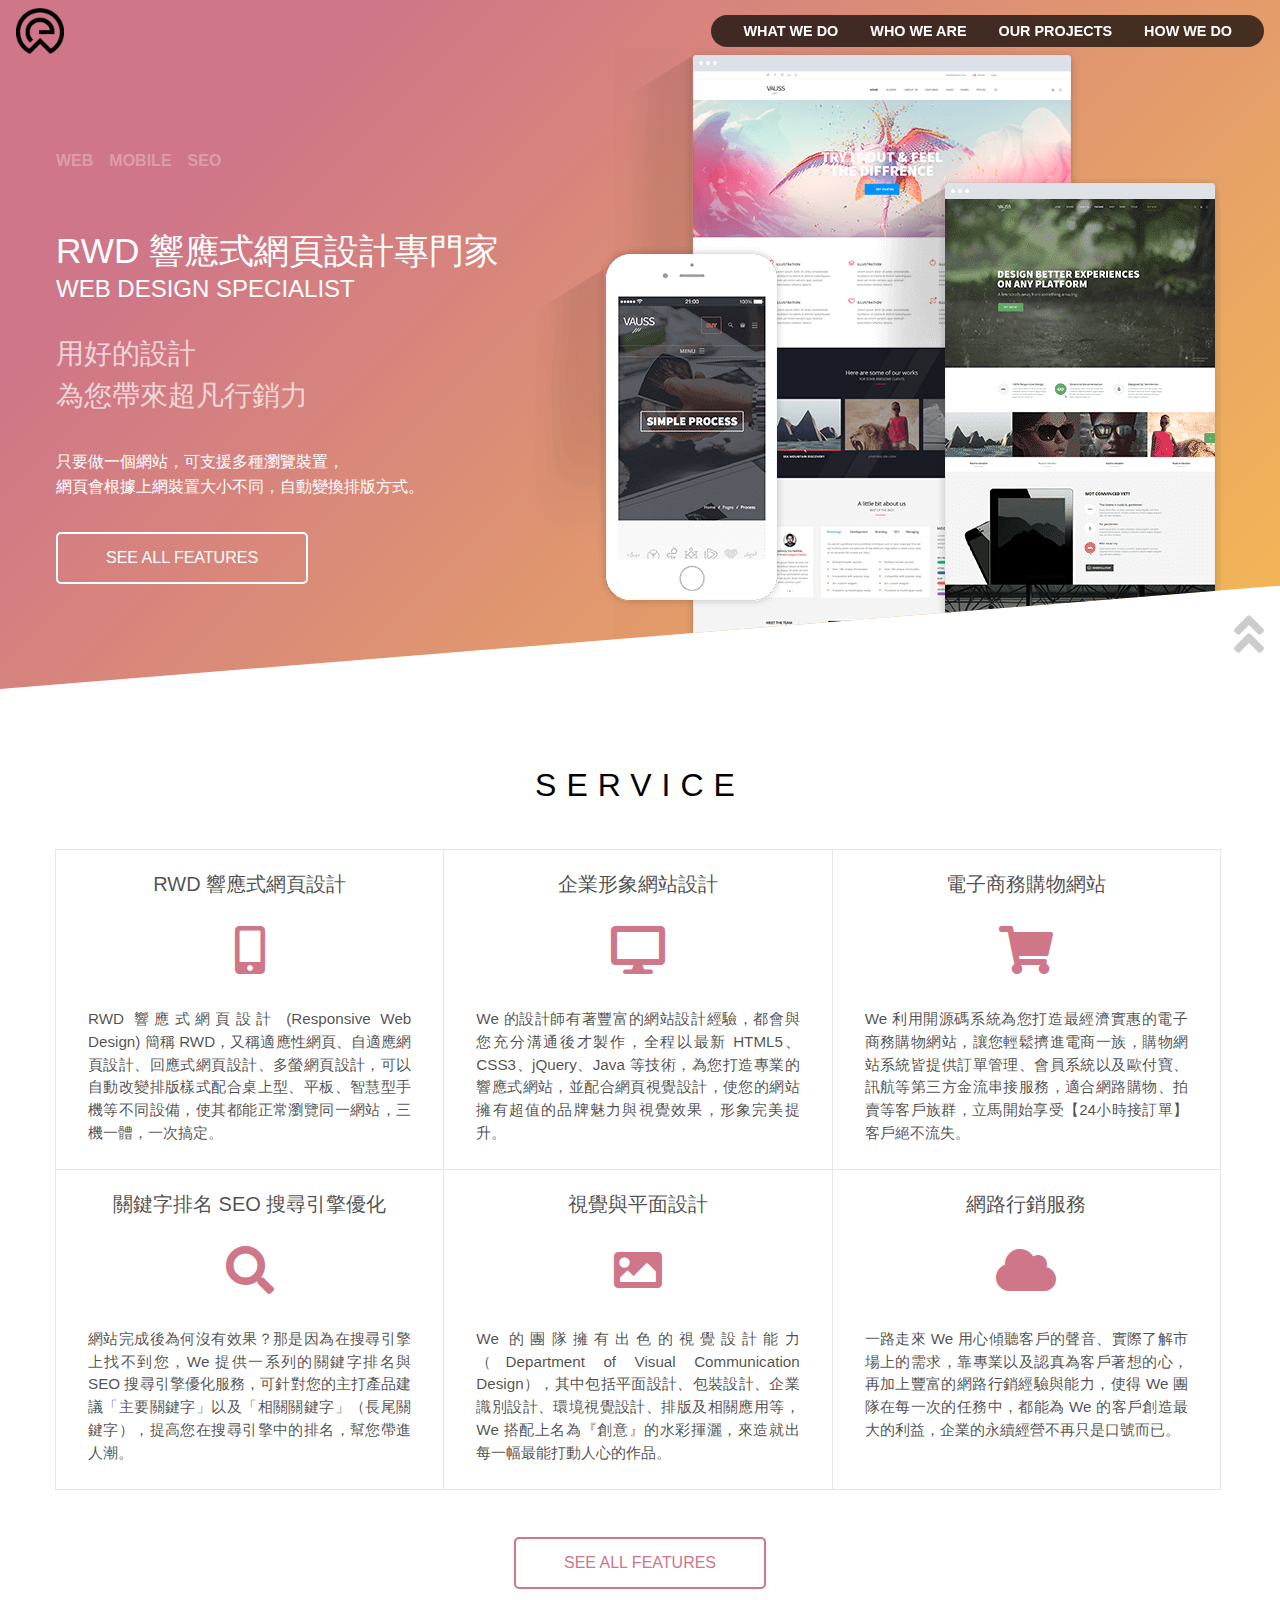
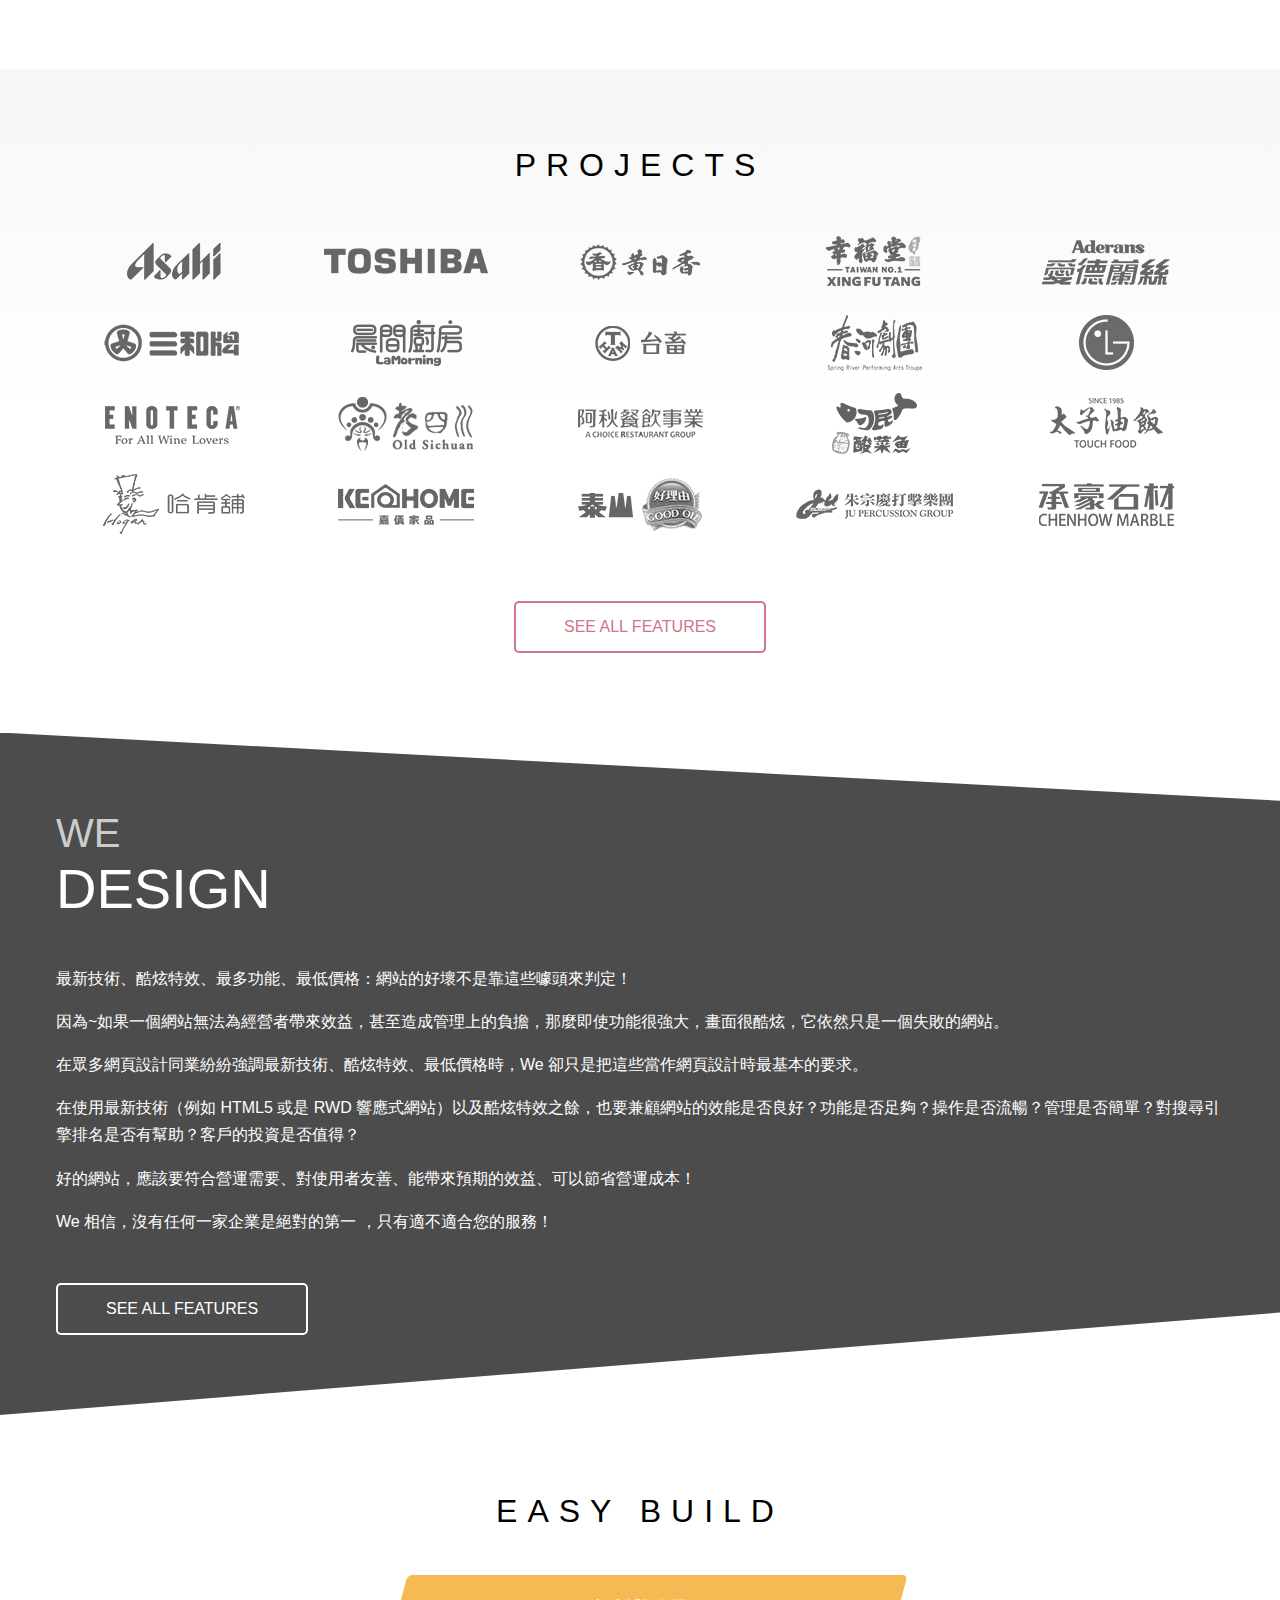
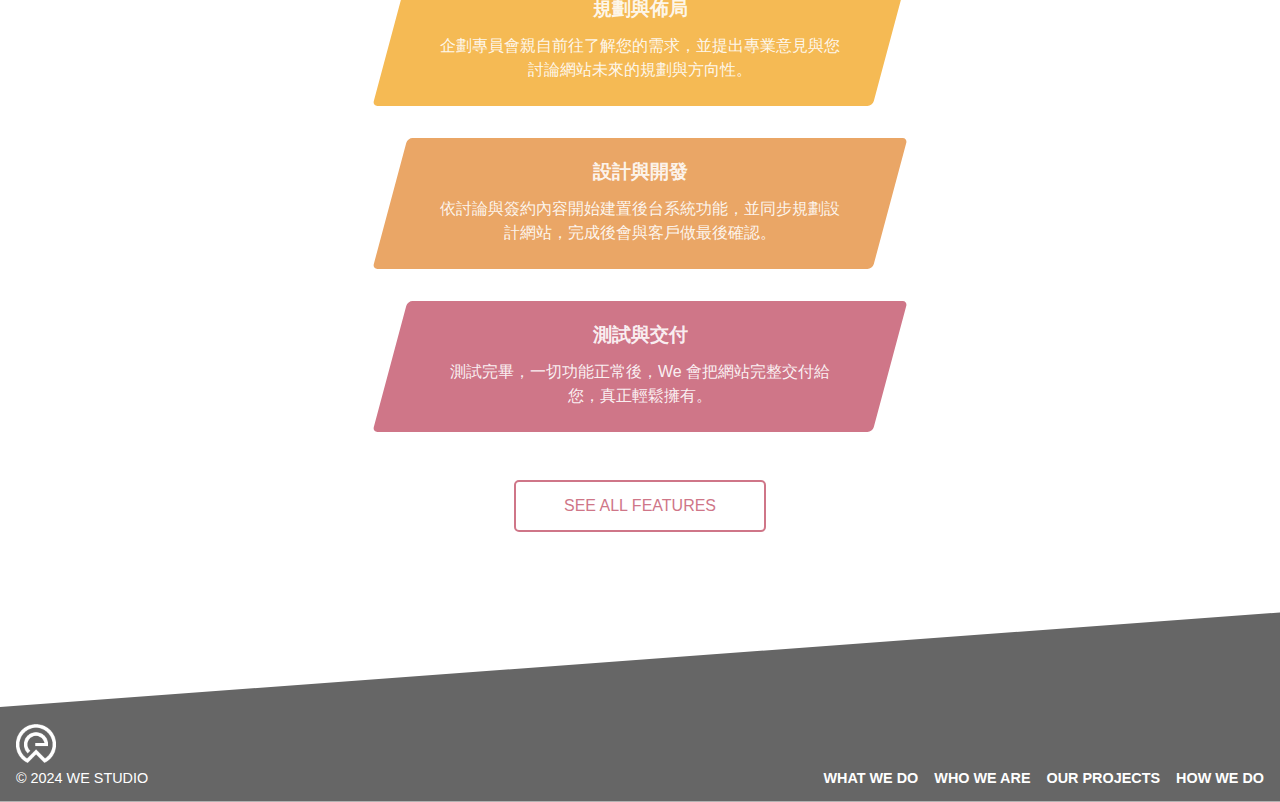
<file: index.html>
<!DOCTYPE html>
<html lang="zh-Hant-TW">

<head>
    <meta charset="UTF-8">
    <meta name="viewport" content="width=device-width, initial-scale=1.0">
    <meta property="og:url" content="https://awayh.github.io/we/">
    <meta property="og:type" content="website">
    <meta property="og:title" content="We Studio">
    <meta property="og:description" content="用好的設計，為您帶來超凡行銷力。只要做一個網站，可支援多種瀏覽裝置，網頁會根據上網裝置大小不同，自動變換排版方式。">
    <meta property="og:image" content="https://awayh.github.io/we/images/og-index.png">
    <meta property="og:locale" content="zh_TW">
    <meta name="keywords" content="響應式網頁設計, 企業形象網站設計, 電子商務購物網站, SEO 搜尋引擎優化, 視覺與平面設計, 網路行銷服務">
    <meta name="description" content="用好的設計，為您帶來超凡行銷力。只要做一個網站，可支援多種瀏覽裝置，網頁會根據上網裝置大小不同，自動變換排版方式。">
    <title>We Studio</title>
    <link rel="stylesheet" href="./style/reset.css">
    <link rel="stylesheet" href="./style/all.css">
    <link rel="stylesheet" href="./style/index.css">
    <link rel="stylesheet" href="https://cdnjs.cloudflare.com/ajax/libs/font-awesome/5.15.4/css/all.min.css" integrity="sha512-1ycn6IcaQQ40/MKBW2W4Rhis/DbILU74C1vSrLJxCq57o941Ym01SwNsOMqvEBFlcgUa6xLiPY/NS5R+E6ztJQ==" crossorigin="anonymous" referrerpolicy="no-referrer" />
    <link rel="shortcut icon" href="./images/logo-header.png" type="image/x-icon">
</head>

<body>
    <header class="header">
        <div class="header-head">
            <a href="./">
                <img class="header-img header-img-logo" src="./images/logo-header.png" alt="We Studio" width="60" height="58">
            </a>
        </div>
        <div class="header-body">
            <nav class="header-nav">
                <ul class="header-ul">
                    <li class="header-li">
                        <a href="./service.html" class="header-link">what we do</a>
                    </li>
                    <li class="header-li">
                        <a href="./about.html" class="header-link">who we are</a>
                    </li>
                    <li class="header-li">
                        <a href="./works.html" class="header-link">our projects</a>
                    </li>
                    <li class="header-li">
                        <a href="./process.html" class="header-link">how we do</a>
                    </li>
                </ul>
                <button class="header-btn header-btn-times" type="button">
                    <i class="fas fa-times"></i>
                </button>
            </nav>
        </div>
        <div class="header-foot">
            <button type="button" class="header-btn header-btn-bars">
                <i class="fas fa-bars"></i>
            </button>
        </div>
    </header>

    <section class="banner banner-index">
        <div class="banner-container container mx-auto">
            <div class="banner-head">
                <h1 class="banner-title">
                    RWD 響應式網頁設計專門家
                    <small class="banner-small">web design specialist</small>
                </h1>
                <h2 class="banner-subTitle">用好的設計 <br>為您帶來超凡行銷力
                </h2>
                <ul class="banner-ul banner-ul-order1">
                    <li class="banner-li">web</li>
                    <li class="banner-li">mobile</li>
                    <li class="banner-li">seo</li>
                </ul>
                <p class="banner-desc">
                    只要做一個網站，可支援多種瀏覽裝置，<br>網頁會根據上網裝置大小不同，自動變換排版方式。
                </p>
                <div class="banner-btns">
                    <a class="banner-btn" href="./works.html">see all features</a>
                </div>
            </div>
            <div class="banner-body">
                <img class="banner-img banner-img-mobile" src="./images/banner-mobile.png" width="260" height="364" alt="Mobile">
                <img class="banner-img banner-img-desktop" src="./images/banner-desktop.png" width="466" height="641" alt="Desktop">
                <img class="banner-img banner-img-pad" src="./images/banner-pad.png" width="357" height="545" alt="Pad">
            </div>
        </div>
    </section>

    <section class="base base-service">
        <div class="base-container container mx-auto">
            <header class="base-head">
                <h3 class="base-title">service</h3>
            </header>
            <div class="base-body">
                <div class="service">

                    <div class="service-items">
                        <div class="service-item">
                            <h2 class="service-title">RWD 響應式網頁設計</h2>
                            <div class="service-icons">
                                <i class="fas fa-mobile-alt"></i>
                            </div>
                            <p class="service-desc">RWD 響應式網頁設計 (Responsive Web Design) 簡稱 RWD，又稱適應性網頁、自適應網頁設計、回應式網頁設計、多螢網頁設計，可以自動改變排版樣式配合桌上型、平板、智慧型手機等不同設備，使其都能正常瀏覽同一網站，三機一體，一次搞定。</p>
                        </div>
                        <div class="service-item">
                            <h2 class="service-title">企業形象網站設計</h2>
                            <div class="service-icons">
                                <i class="fas fa-desktop"></i>
                            </div>
                            <p class="service-desc">We 的設計師有著豐富的網站設計經驗，都會與您充分溝通後才製作，全程以最新 HTML5、CSS3、jQuery、Java 等技術，為您打造專業的響應式網站，並配合網頁視覺設計，使您的網站擁有超值的品牌魅力與視覺效果，形象完美提升。</p>
                        </div>
                        <div class="service-item">
                            <h2 class="service-title">電子商務購物網站</h2>
                            <div class="service-icons">
                                <i class="fas fa-shopping-cart"></i>
                            </div>
                            <p class="service-desc">We 利用開源碼系統為您打造最經濟實惠的電子商務購物網站，讓您輕鬆擠進電商一族，購物網站系統皆提供訂單管理、會員系統以及歐付寶、訊航等第三方金流串接服務，適合網路購物、拍賣等客戶族群，立馬開始享受【24小時接訂單】客戶絕不流失。</p>
                        </div>
                        <div class="service-item">
                            <h2 class="service-title">關鍵字排名 SEO 搜尋引擎優化</h2>
                            <div class="service-icons">
                                <i class="fas fa-search"></i>
                            </div>
                            <p class="service-desc">網站完成後為何沒有效果？那是因為在搜尋引擎上找不到您，We 提供一系列的關鍵字排名與 SEO 搜尋引擎優化服務，可針對您的主打產品建議「主要關鍵字」以及「相關關鍵字」（長尾關鍵字），提高您在搜尋引擎中的排名，幫您帶進人潮。</p>
                        </div>
                        <div class="service-item">
                            <h2 class="service-title">視覺與平面設計</h2>
                            <div class="service-icons">
                                <i class="fas fa-image"></i>
                            </div>
                            <p class="service-desc">We 的團隊擁有出色的視覺設計能力（Department of Visual Communication Design），其中包括平面設計、包裝設計、企業識別設計、環境視覺設計、排版及相關應用等，We 搭配上名為『創意』的水彩揮灑，來造就出每一幅最能打動人心的作品。</p>
                        </div>
                        <div class="service-item">
                            <h2 class="service-title">網路行銷服務</h2>
                            <div class="service-icons">
                                <i class="fas fa-cloud"></i>
                            </div>
                            <p class="service-desc">一路走來 We 用心傾聽客戶的聲音、實際了解市場上的需求，靠專業以及認真為客戶著想的心，再加上豐富的網路行銷經驗與能力，使得 We 團隊在每一次的任務中，都能為 We 的客戶創造最大的利益，企業的永續經營不再只是口號而已。</p>
                        </div>
                    </div>

                </div>
            </div>
            <footer class="base-foot">
                <div class="base-btns">
                    <a class="base-btn" href="./service.html">see all features</a>
                </div>
            </footer>
        </div>
    </section>

    <section class="base base-project">
        <div class="base-container container mx-auto">
            <header class="base-head">
                <h3 class="base-title">projects</h3>
            </header>
            <div class="base-body">
                <div class="project">
                    <div class="project-items">
                        <div class="project-item">
                            <img src="./images/project1.webp" alt="" width="180" height="65" class="project-img">
                        </div>
                        <div class="project-item">
                            <img src="./images/project2.webp" alt="" width="180" height="65" class="project-img">
                        </div>
                        <div class="project-item">
                            <img src="./images/project3.webp" alt="" width="180" height="65" class="project-img">
                        </div>
                        <div class="project-item">
                            <img src="./images/project4.webp" alt="" width="180" height="65" class="project-img">
                        </div>
                        <div class="project-item">
                            <img src="./images/project5.webp" alt="" width="180" height="65" class="project-img">
                        </div>
                        <div class="project-item">
                            <img src="./images/project6.webp" alt="" width="180" height="65" class="project-img">
                        </div>
                        <div class="project-item">
                            <img src="./images/project7.webp" alt="" width="180" height="65" class="project-img">
                        </div>
                        <div class="project-item">
                            <img src="./images/project8.webp" alt="" width="180" height="65" class="project-img">
                        </div>
                        <div class="project-item">
                            <img src="./images/project9.webp" alt="" width="180" height="65" class="project-img">
                        </div>
                        <div class="project-item">
                            <img src="./images/project10.webp" alt="" width="180" height="65" class="project-img">
                        </div>
                        <div class="project-item">
                            <img src="./images/project11.webp" alt="" width="180" height="65" class="project-img">
                        </div>
                        <div class="project-item">
                            <img src="./images/project12.webp" alt="" width="180" height="65" class="project-img">
                        </div>
                        <div class="project-item">
                            <img src="./images/project13.webp" alt="" width="180" height="65" class="project-img">
                        </div>
                        <div class="project-item">
                            <img src="./images/project14.webp" alt="" width="180" height="65" class="project-img">
                        </div>
                        <div class="project-item">
                            <img src="./images/project15.webp" alt="" width="180" height="65" class="project-img">
                        </div>
                        <div class="project-item">
                            <img src="./images/project16.webp" alt="" width="180" height="65" class="project-img">
                        </div>
                        <div class="project-item">
                            <img src="./images/project17.webp" alt="" width="180" height="65" class="project-img">
                        </div>
                        <div class="project-item">
                            <img src="./images/project18.webp" alt="" width="180" height="65" class="project-img">
                        </div>
                        <div class="project-item">
                            <img src="./images/project19.webp" alt="" width="180" height="65" class="project-img">
                        </div>
                        <div class="project-item">
                            <img src="./images/project20.webp" alt="" width="180" height="65" class="project-img">
                        </div>
                    </div>
                </div>
            </div>
            <footer class="base-foot">
                <div class="base-btns">
                    <a class="base-btn" href="./works.html">see all features</a>
                </div>
            </footer>
        </div>
    </section>

    <section class="base base-intro">
        <div class="base-container container mx-auto">
            <header class="base-head">
                <h2 class="base-title">
                    <small class="base-title-small">we</small>
                    <span class="base-title-primary">design</span>
                </h2>
            </header>
            <div class="base-body">
                <div class="intro">
                    <p class="intro-desc">最新技術、酷炫特效、最多功能、最低價格：網站的好壞不是靠這些噱頭來判定！</p>
                    <p class="intro-desc">因為~如果一個網站無法為經營者帶來效益，甚至造成管理上的負擔，那麼即使功能很強大，畫面很酷炫，它依然只是一個失敗的網站。</p>
                    <p class="intro-desc">在眾多網頁設計同業紛紛強調最新技術、酷炫特效、最低價格時，We 卻只是把這些當作網頁設計時最基本的要求。</p>
                    <p class="intro-desc">在使用最新技術（例如 HTML5 或是 RWD 響應式網站）以及酷炫特效之餘，也要兼顧網站的效能是否良好？功能是否足夠？操作是否流暢？管理是否簡單？對搜尋引擎排名是否有幫助？客戶的投資是否值得？</p>
                    <p class="intro-desc">好的網站，應該要符合營運需要、對使用者友善、能帶來預期的效益、可以節省營運成本！</p>
                    <p class="intro-desc">We 相信，沒有任何一家企業是絕對的第一 ，只有適不適合您的服務！</p>
                </div>
            </div>
            <footer class="base-foot">
                <div class="base-btns">
                    <a class="base-btn" href="./about.html">see all features</a>
                </div>
            </footer>
        </div>
    </section>

    <section class="base base-build">
        <div class="base-container container mx-auto">
            <header class="base-head">
                <h3 class="base-title">easy build</h3>
            </header>
            <div class="base-body">
                <div class="build">
                    <ol class="build-ol">
                        <li class="build-li build-li-1">
                            <div class="build-content">
                                <h4 class="build-title">規劃與佈局</h4>
                                <p class="build-desc">企劃專員會親自前往了解您的需求，並提出專業意見與您討論網站未來的規劃與方向性。</p>
                            </div>
                        </li>
                        <li class="build-li build-li-2">
                            <div class="build-content">
                                <h4 class="build-title">設計與開發</h4>
                                <p class="build-desc">依討論與簽約內容開始建置後台系統功能，並同步規劃設計網站，完成後會與客戶做最後確認。</p>
                            </div>
                        </li>
                        <li class="build-li build-li-3">
                            <div class="build-content">
                                <h4 class="build-title">測試與交付</h4>
                                <p class="build-desc">測試完畢，一切功能正常後，We 會把網站完整交付給您，真正輕鬆擁有。</p>
                            </div>
                        </li>
                    </ol>
                </div>
            </div>
            <footer class="base-foot">
                <div class="base-btns">
                    <a class="base-btn" href="./process.html">see all features</a>
                </div>
            </footer>
        </div>

    </section>

    <footer class="footer">
        <div class="footer-head">
            <img class="footer-img footer-img-logo" src="./images/logo-footer.png" alt="We studio" width="60" height="58">
            <!-- 字符 -->
            <p class="footer-desc">&copy; 2024 we studio</p>
        </div>
        <div class="footer-body">
            <ul class="footer-ul">
                <li class="footer-li">
                    <a href="./service.html" class="footer-link">what we do</a>
                </li>
                <li class="footer-li">
                    <a href="./about.html" class="footer-link">who we are</a>
                </li>
                <li class="footer-li">
                    <a href="./works.html" class="footer-link">our projects</a>
                </li>
                <li class="footer-li">
                    <a href="./process.html" class="footer-link">how we do</a>
                </li>
            </ul>
        </div>
    </footer>

    <aside class="aside">
        <div class="aside-head">
            <a class="aside-link aside-link-top" href="#">
                <i class="fas fa-angle-double-up"></i>
            </a>
        </div>
    </aside>

</body>

</html>
</file>
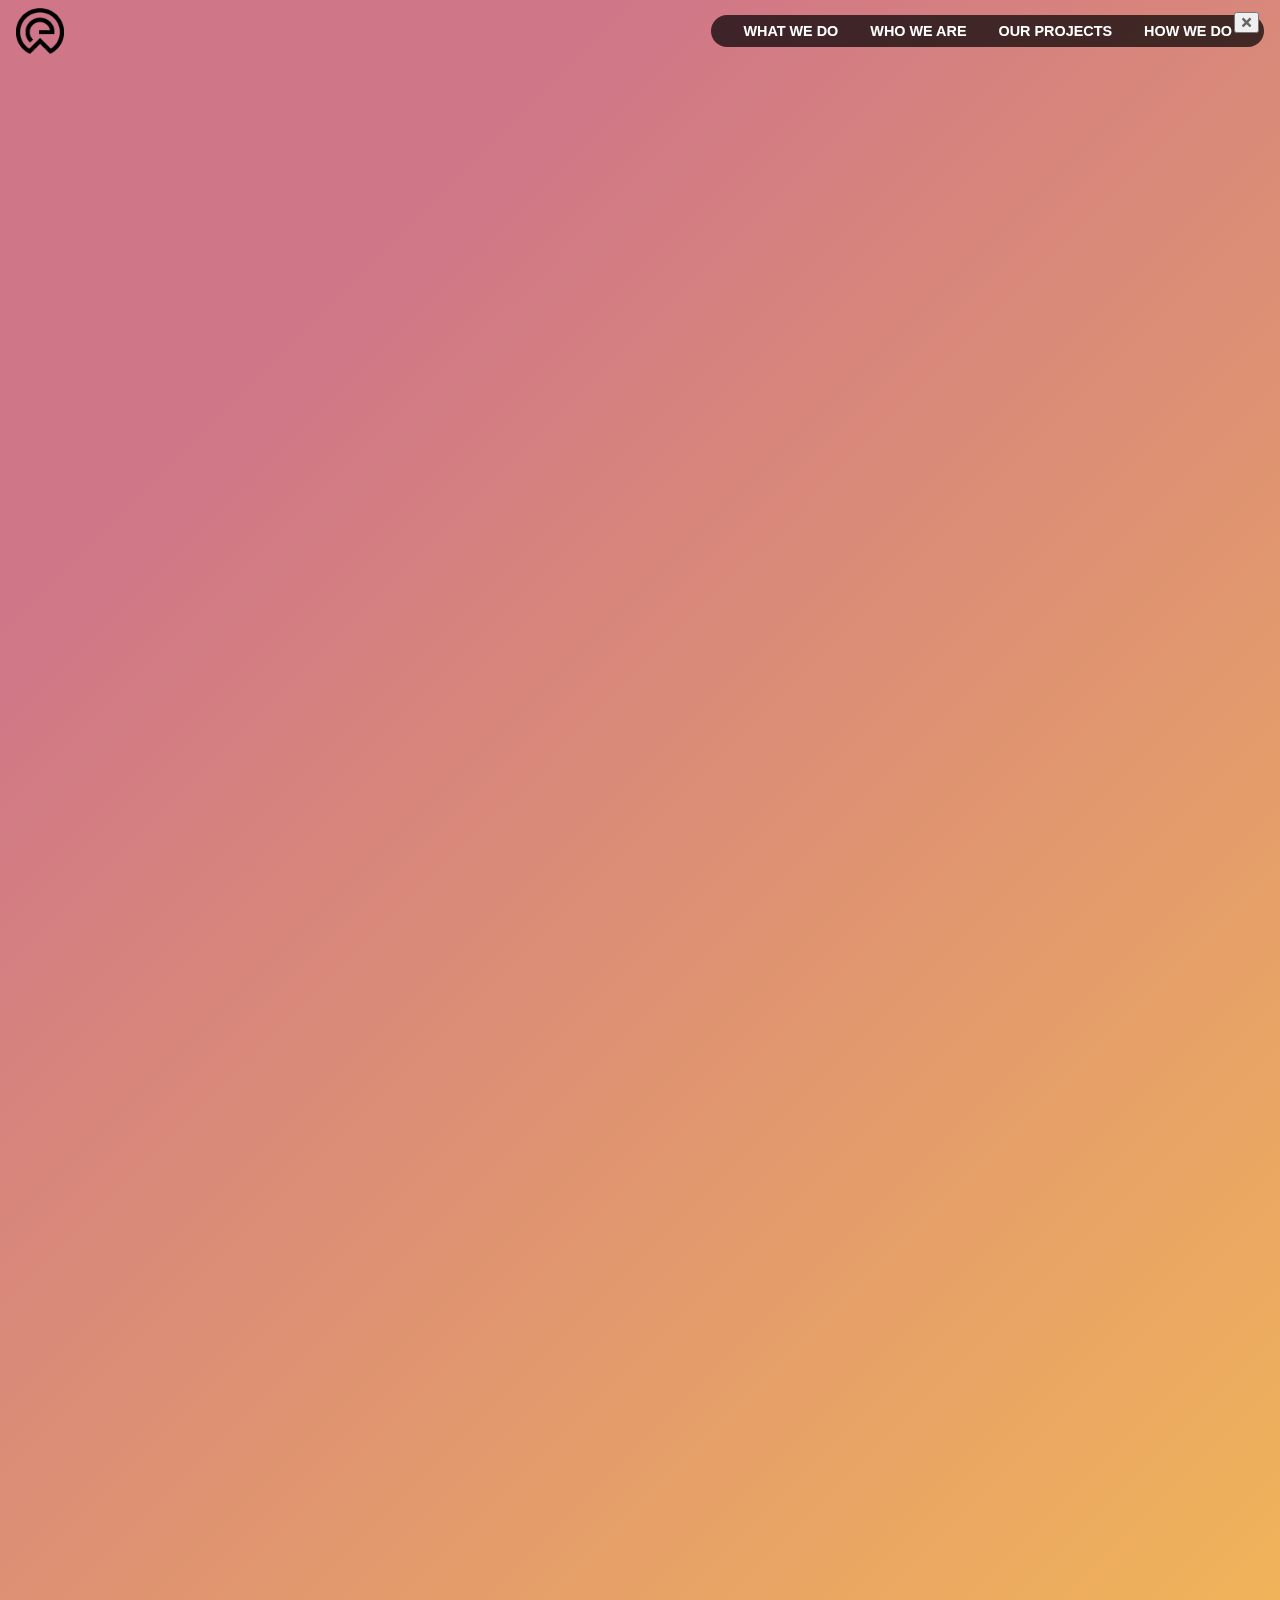
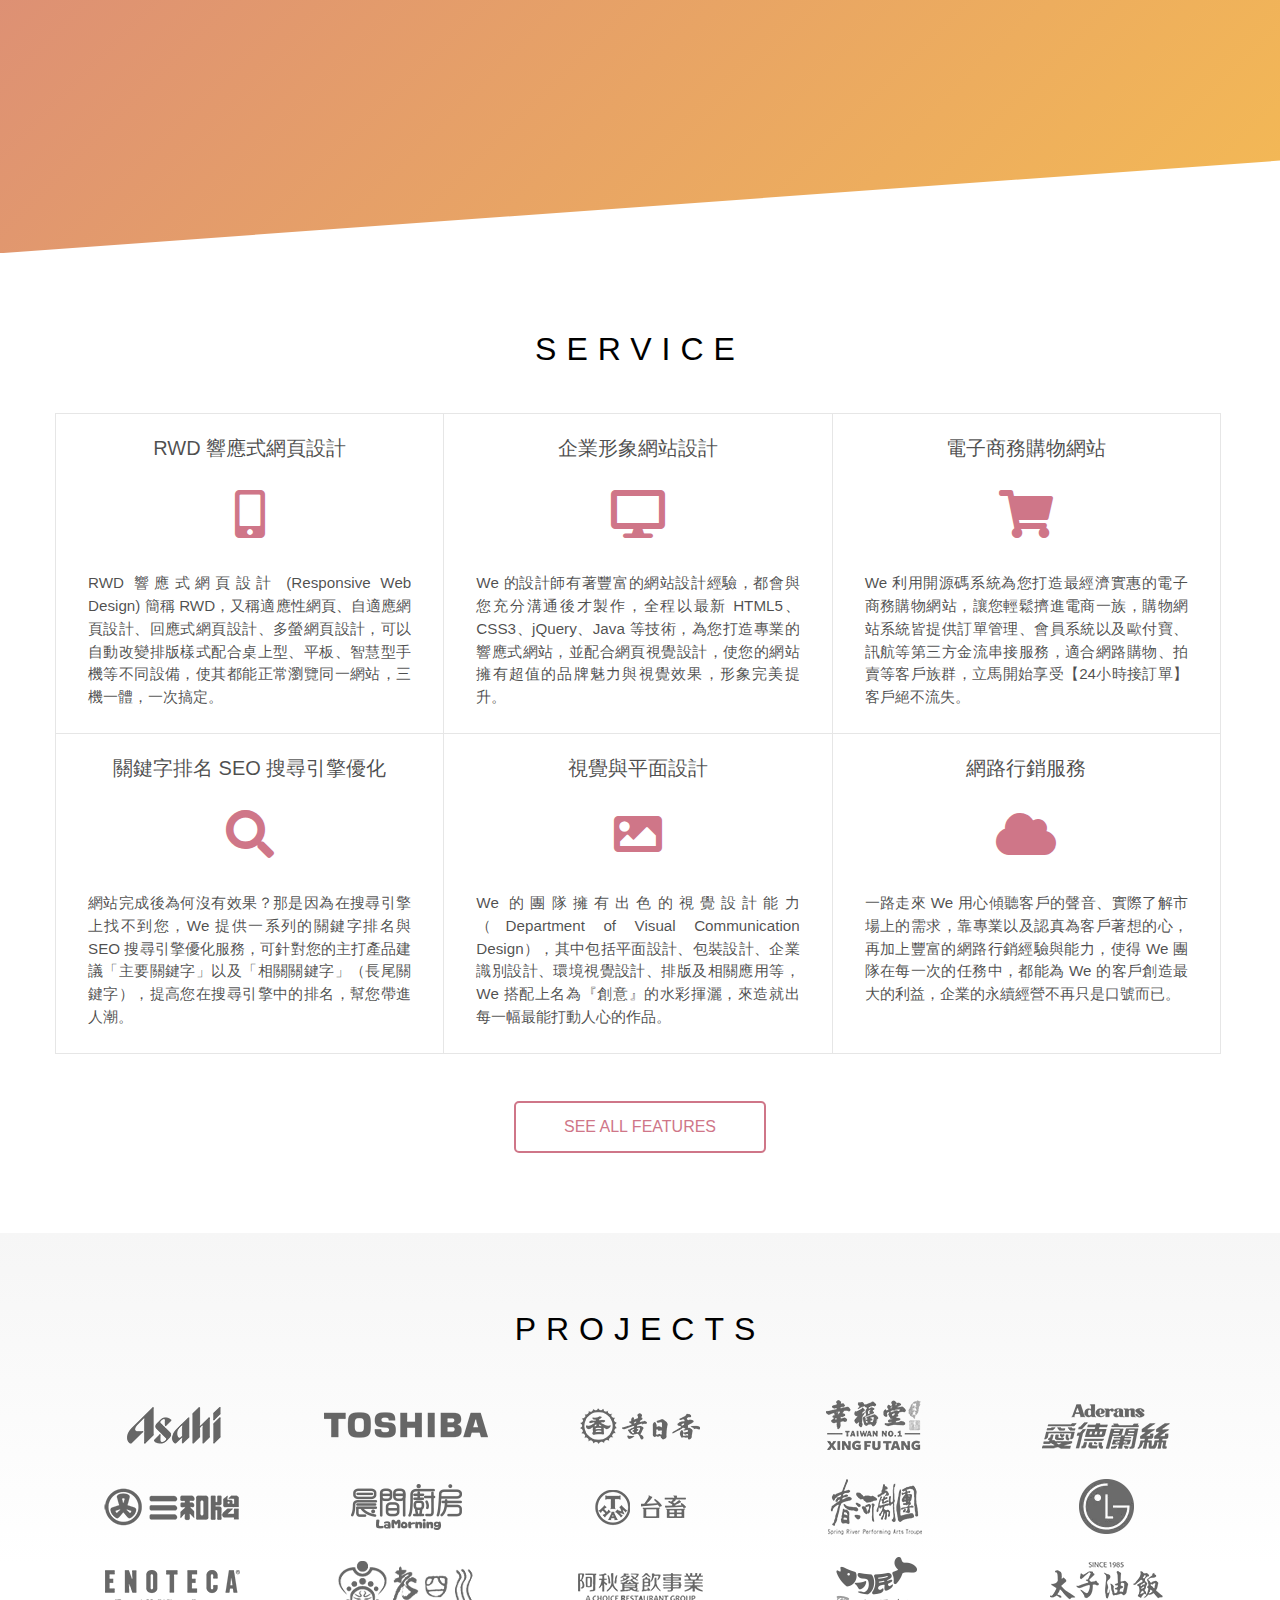
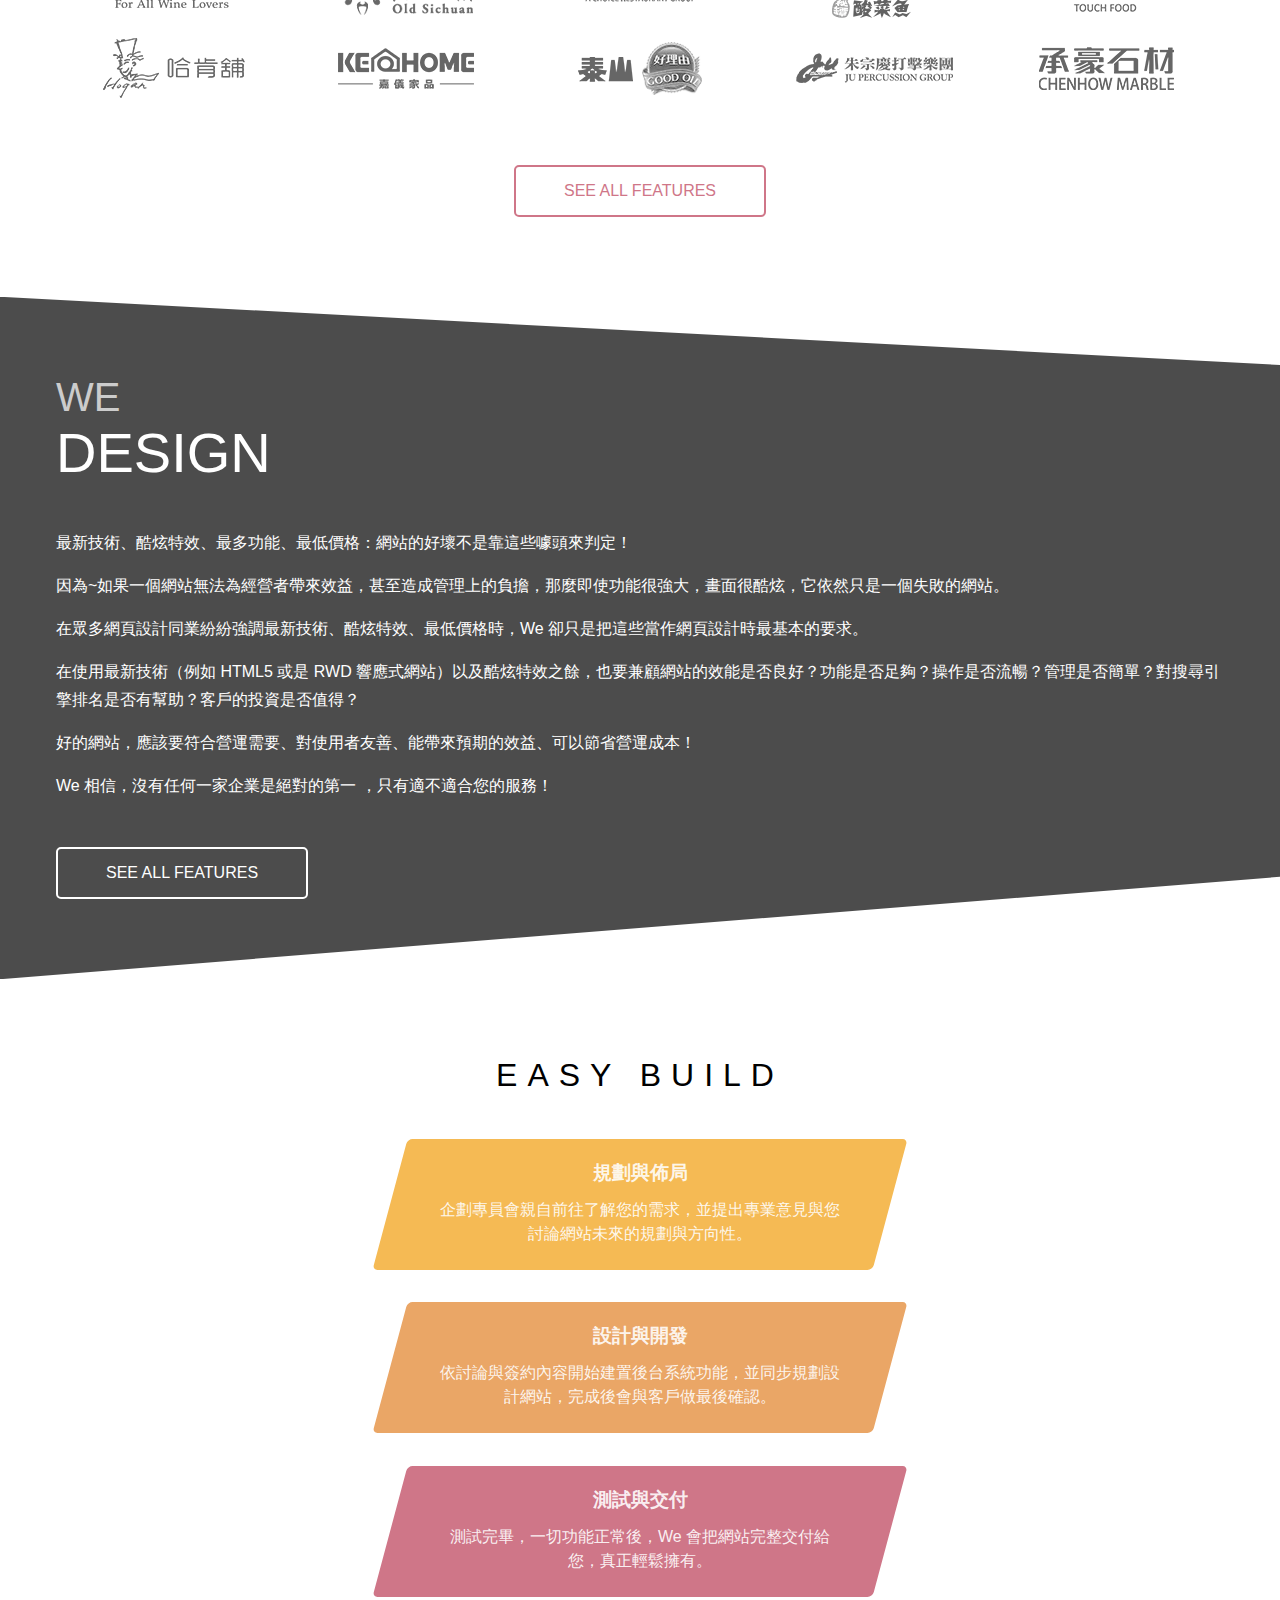
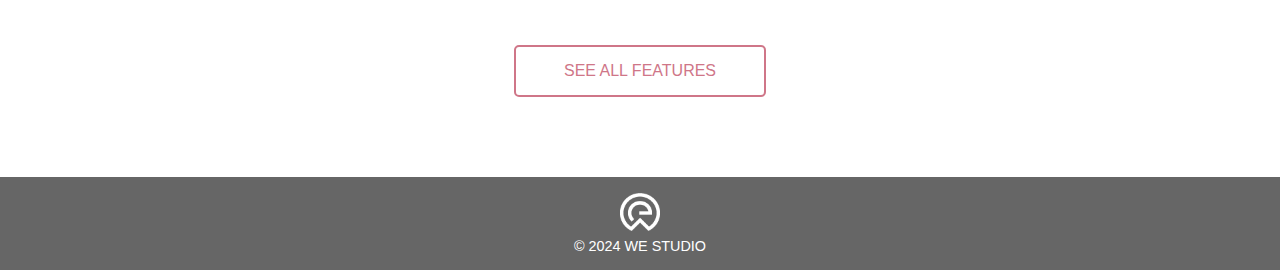
<file: we-main/index.html>
<!DOCTYPE html>
<html lang="zh-Hant-TW">

<head>
    <meta charset="UTF-8">
    <meta name="viewport" content="width=device-width, initial-scale=1.0">
    <meta property="og:url" content="https://awayh.github.io/we/">
    <meta property="og:type" content="website">
    <meta property="og:title" content="We Studio">
    <meta property="og:description" content="用好的設計，為您帶來超凡行銷力。只要做一個網站，可支援多種瀏覽裝置，網頁會根據上網裝置大小不同，自動變換排版方式。">
    <meta property="og:image" content="https://awayh.github.io/we/images/og-index.png">
    <meta property="og:locale" content="zh_TW">
    <meta name="keywords" content="響應式網頁設計, 企業形象網站設計, 電子商務購物網站, SEO 搜尋引擎優化, 視覺與平面設計, 網路行銷服務">
    <meta name="description" content="用好的設計，為您帶來超凡行銷力。只要做一個網站，可支援多種瀏覽裝置，網頁會根據上網裝置大小不同，自動變換排版方式。">
    <title>We Studio</title>
    <link rel="stylesheet" href="./style/reset.css">
    <link rel="stylesheet" href="./style/all.css">
    <link rel="stylesheet" href="./style/index.css">
    <link rel="stylesheet" href="https://cdnjs.cloudflare.com/ajax/libs/font-awesome/5.15.4/css/all.min.css" integrity="sha512-1ycn6IcaQQ40/MKBW2W4Rhis/DbILU74C1vSrLJxCq57o941Ym01SwNsOMqvEBFlcgUa6xLiPY/NS5R+E6ztJQ==" crossorigin="anonymous" referrerpolicy="no-referrer" />
    <link rel="shortcut icon" href="./images/logo-header.png" type="image/x-icon">
</head>

<body>
    <header class="header">
        <div class="header-head">
            <a href="./">
                <img class="header-img header-img-logo" src="./images/logo-header.png" alt="We Studio" width="60" height="58">
            </a>
        </div>
        <div class="header-body">
            <nav class="header-nav">
                <ul class="header-ul">
                    <li class="header-li">
                        <a href="./service.html" class="header-link">what we do</a>
                    </li>
                    <li class="header-li">
                        <a href="./about.html" class="header-link">who we are</a>
                    </li>
                    <li class="header-li">
                        <a href="./works.html" class="header-link">our projects</a>
                    </li>
                    <li class="header-li">
                        <a href="./process.html" class="header-link">how we do</a>
                    </li>
                </ul>
                <button id=".header-btn-xmark" class="header-btn header-btn-xmark" type="button">
                    <i class="fas fa-times"></i>
                </button>
            </nav>
        </div>
        <div class="header-foot">
            <button id="header-btn-bars" type="button" class="header-btn header-btn-bars">
                <i class="fas fa-bars"></i>
            </button>
        </div>
    </header>

    <section class="banner banner-index">
        <div class="banner-container container mx-auto">
            <div class="banner-head">
                <h1 class="banner-title ani-fadeIn-leftToRight ani-delay-4">
                    RWD 響應式網頁設計專門家
                    <small class="banner-small">web design specialist</small>
                </h1>
                <h2 class="banner-subTitle ani-fadeIn-leftToRight ani-delay-5">用好的設計 <br>為您帶來超凡行銷力
                </h2>
                <ul class="banner-ul banner-ul-order1 ani-fadeIn-leftToRight ani-delay-3">
                    <li class="banner-li">web</li>
                    <li class="banner-li">mobile</li>
                    <li class="banner-li">seo</li>
                </ul>
                <p class="banner-desc ani-fadeIn-leftToRight ani-delay-6">
                    只要做一個網站，可支援多種瀏覽裝置，<br>網頁會根據上網裝置大小不同，自動變換排版方式。
                </p>
                <div class="banner-btns ani-fadeIn-leftToRight ani-delay-7">
                    <a class="banner-btn" href="./works.html">see all features</a>
                </div>
            </div>
            <div class="banner-body">
                <img class="banner-img banner-img-mobile ani-move-downToUp ani-delay-2" src="./images/banner-mobile.png" width="260" height="364" alt="Mobile">
                <img class="banner-img banner-img-desktop ani-move-downToUp" src="./images/banner-desktop.png" width="466" height="641" alt="Desktop">
                <img class="banner-img banner-img-pad ani-move-downToUp ani-delay-1" src="./images/banner-pad.png" width="357" height="545" alt="Pad">
            </div>
        </div>
    </section>

    <section class="base base-service">
        <div class="base-container container mx-auto">
            <header class="base-head">
                <h3 class="base-title">service</h3>
            </header>
            <div class="base-body">
                <div class="service">

                    <div class="service-items">
                        <div class="service-item">
                            <h2 class="service-title">RWD 響應式網頁設計</h2>
                            <div class="service-icons">
                                <i class="fas fa-mobile-alt"></i>
                            </div>
                            <p class="service-desc">RWD 響應式網頁設計 (Responsive Web Design) 簡稱 RWD，又稱適應性網頁、自適應網頁設計、回應式網頁設計、多螢網頁設計，可以自動改變排版樣式配合桌上型、平板、智慧型手機等不同設備，使其都能正常瀏覽同一網站，三機一體，一次搞定。</p>
                        </div>
                        <div class="service-item">
                            <h2 class="service-title">企業形象網站設計</h2>
                            <div class="service-icons">
                                <i class="fas fa-desktop"></i>
                            </div>
                            <p class="service-desc">We 的設計師有著豐富的網站設計經驗，都會與您充分溝通後才製作，全程以最新 HTML5、CSS3、jQuery、Java 等技術，為您打造專業的響應式網站，並配合網頁視覺設計，使您的網站擁有超值的品牌魅力與視覺效果，形象完美提升。</p>
                        </div>
                        <div class="service-item">
                            <h2 class="service-title">電子商務購物網站</h2>
                            <div class="service-icons">
                                <i class="fas fa-shopping-cart"></i>
                            </div>
                            <p class="service-desc">We 利用開源碼系統為您打造最經濟實惠的電子商務購物網站，讓您輕鬆擠進電商一族，購物網站系統皆提供訂單管理、會員系統以及歐付寶、訊航等第三方金流串接服務，適合網路購物、拍賣等客戶族群，立馬開始享受【24小時接訂單】客戶絕不流失。</p>
                        </div>
                        <div class="service-item">
                            <h2 class="service-title">關鍵字排名 SEO 搜尋引擎優化</h2>
                            <div class="service-icons">
                                <i class="fas fa-search"></i>
                            </div>
                            <p class="service-desc">網站完成後為何沒有效果？那是因為在搜尋引擎上找不到您，We 提供一系列的關鍵字排名與 SEO 搜尋引擎優化服務，可針對您的主打產品建議「主要關鍵字」以及「相關關鍵字」（長尾關鍵字），提高您在搜尋引擎中的排名，幫您帶進人潮。</p>
                        </div>
                        <div class="service-item">
                            <h2 class="service-title">視覺與平面設計</h2>
                            <div class="service-icons">
                                <i class="fas fa-image"></i>
                            </div>
                            <p class="service-desc">We 的團隊擁有出色的視覺設計能力（Department of Visual Communication Design），其中包括平面設計、包裝設計、企業識別設計、環境視覺設計、排版及相關應用等，We 搭配上名為『創意』的水彩揮灑，來造就出每一幅最能打動人心的作品。</p>
                        </div>
                        <div class="service-item">
                            <h2 class="service-title">網路行銷服務</h2>
                            <div class="service-icons">
                                <i class="fas fa-cloud"></i>
                            </div>
                            <p class="service-desc">一路走來 We 用心傾聽客戶的聲音、實際了解市場上的需求，靠專業以及認真為客戶著想的心，再加上豐富的網路行銷經驗與能力，使得 We 團隊在每一次的任務中，都能為 We 的客戶創造最大的利益，企業的永續經營不再只是口號而已。</p>
                        </div>
                    </div>

                </div>
            </div>
            <footer class="base-foot">
                <div class="base-btns">
                    <a class="base-btn" href="./service.html">see all features</a>
                </div>
            </footer>
        </div>
    </section>

    <section class="base base-project">
        <div class="base-container container mx-auto">
            <header class="base-head">
                <h3 class="base-title">projects</h3>
            </header>
            <div class="base-body">
                <div class="project">
                    <div class="project-items">
                        <div class="project-item">
                            <img src="./images/project1.webp" alt="" width="180" height="65" class="project-img">
                        </div>
                        <div class="project-item">
                            <img src="./images/project2.webp" alt="" width="180" height="65" class="project-img">
                        </div>
                        <div class="project-item">
                            <img src="./images/project3.webp" alt="" width="180" height="65" class="project-img">
                        </div>
                        <div class="project-item">
                            <img src="./images/project4.webp" alt="" width="180" height="65" class="project-img">
                        </div>
                        <div class="project-item">
                            <img src="./images/project5.webp" alt="" width="180" height="65" class="project-img">
                        </div>
                        <div class="project-item">
                            <img src="./images/project6.webp" alt="" width="180" height="65" class="project-img">
                        </div>
                        <div class="project-item">
                            <img src="./images/project7.webp" alt="" width="180" height="65" class="project-img">
                        </div>
                        <div class="project-item">
                            <img src="./images/project8.webp" alt="" width="180" height="65" class="project-img">
                        </div>
                        <div class="project-item">
                            <img src="./images/project9.webp" alt="" width="180" height="65" class="project-img">
                        </div>
                        <div class="project-item">
                            <img src="./images/project10.webp" alt="" width="180" height="65" class="project-img">
                        </div>
                        <div class="project-item">
                            <img src="./images/project11.webp" alt="" width="180" height="65" class="project-img">
                        </div>
                        <div class="project-item">
                            <img src="./images/project12.webp" alt="" width="180" height="65" class="project-img">
                        </div>
                        <div class="project-item">
                            <img src="./images/project13.webp" alt="" width="180" height="65" class="project-img">
                        </div>
                        <div class="project-item">
                            <img src="./images/project14.webp" alt="" width="180" height="65" class="project-img">
                        </div>
                        <div class="project-item">
                            <img src="./images/project15.webp" alt="" width="180" height="65" class="project-img">
                        </div>
                        <div class="project-item">
                            <img src="./images/project16.webp" alt="" width="180" height="65" class="project-img">
                        </div>
                        <div class="project-item">
                            <img src="./images/project17.webp" alt="" width="180" height="65" class="project-img">
                        </div>
                        <div class="project-item">
                            <img src="./images/project18.webp" alt="" width="180" height="65" class="project-img">
                        </div>
                        <div class="project-item">
                            <img src="./images/project19.webp" alt="" width="180" height="65" class="project-img">
                        </div>
                        <div class="project-item">
                            <img src="./images/project20.webp" alt="" width="180" height="65" class="project-img">
                        </div>
                    </div>
                </div>
            </div>
            <footer class="base-foot">
                <div class="base-btns">
                    <a class="base-btn" href="./works.html">see all features</a>
                </div>
            </footer>
        </div>
    </section>

    <section class="base base-intro">
        <div class="base-container container mx-auto">
            <header class="base-head">
                <h2 class="base-title">
                    <small class="base-title-small">we</small>
                    <span class="base-title-primary">design</span>
                </h2>
            </header>
            <div class="base-body">
                <div class="intro">
                    <p class="intro-desc">最新技術、酷炫特效、最多功能、最低價格：網站的好壞不是靠這些噱頭來判定！</p>
                    <p class="intro-desc">因為~如果一個網站無法為經營者帶來效益，甚至造成管理上的負擔，那麼即使功能很強大，畫面很酷炫，它依然只是一個失敗的網站。</p>
                    <p class="intro-desc">在眾多網頁設計同業紛紛強調最新技術、酷炫特效、最低價格時，We 卻只是把這些當作網頁設計時最基本的要求。</p>
                    <p class="intro-desc">在使用最新技術（例如 HTML5 或是 RWD 響應式網站）以及酷炫特效之餘，也要兼顧網站的效能是否良好？功能是否足夠？操作是否流暢？管理是否簡單？對搜尋引擎排名是否有幫助？客戶的投資是否值得？</p>
                    <p class="intro-desc">好的網站，應該要符合營運需要、對使用者友善、能帶來預期的效益、可以節省營運成本！</p>
                    <p class="intro-desc">We 相信，沒有任何一家企業是絕對的第一 ，只有適不適合您的服務！</p>
                </div>
            </div>
            <footer class="base-foot">
                <div class="base-btns">
                    <a class="base-btn" href="./about.html">see all features</a>
                </div>
            </footer>
        </div>
    </section>

    <section class="base base-build">
        <div class="base-container container mx-auto">
            <header class="base-head">
                <h3 class="base-title">easy build</h3>
            </header>
            <div class="base-body">
                <div class="build">
                    <ol class="build-ol">
                        <li class="build-li build-li-1">
                            <div class="build-content">
                                <h4 class="build-title">規劃與佈局</h4>
                                <p class="build-desc">企劃專員會親自前往了解您的需求，並提出專業意見與您討論網站未來的規劃與方向性。</p>
                            </div>
                        </li>
                        <li class="build-li build-li-2">
                            <div class="build-content">
                                <h4 class="build-title">設計與開發</h4>
                                <p class="build-desc">依討論與簽約內容開始建置後台系統功能，並同步規劃設計網站，完成後會與客戶做最後確認。</p>
                            </div>
                        </li>
                        <li class="build-li build-li-3">
                            <div class="build-content">
                                <h4 class="build-title">測試與交付</h4>
                                <p class="build-desc">測試完畢，一切功能正常後，We 會把網站完整交付給您，真正輕鬆擁有。</p>
                            </div>
                        </li>
                    </ol>
                </div>
            </div>
            <footer class="base-foot">
                <div class="base-btns">
                    <a class="base-btn" href="./process.html">see all features</a>
                </div>
            </footer>
        </div>

    </section>

    <footer class="footer">
        <div class="footer-head">
            <img class="footer-img footer-img-logo" src="./images/logo-footer.png" alt="We studio" width="60" height="58">
            <!-- 字符 -->
            <p class="footer-desc">&copy; 2024 we studio</p>
        </div>
        <div class="footer-body">
            <ul class="footer-ul">
                <li class="footer-li">
                    <a href="./service.html" class="footer-link">what we do</a>
                </li>
                <li class="footer-li">
                    <a href="./about.html" class="footer-link">who we are</a>
                </li>
                <li class="footer-li">
                    <a href="./works.html" class="footer-link">our projects</a>
                </li>
                <li class="footer-li">
                    <a href="./process.html" class="footer-link">how we do</a>
                </li>
            </ul>
        </div>
    </footer>

    <aside class="aside">
        <div class="aside-head">
            <a class="aside-link aside-link-top" href="#">
                <i class="fas fa-angle-double-up"></i>
            </a>
        </div>
    </aside>

</body>

</html>
</file>
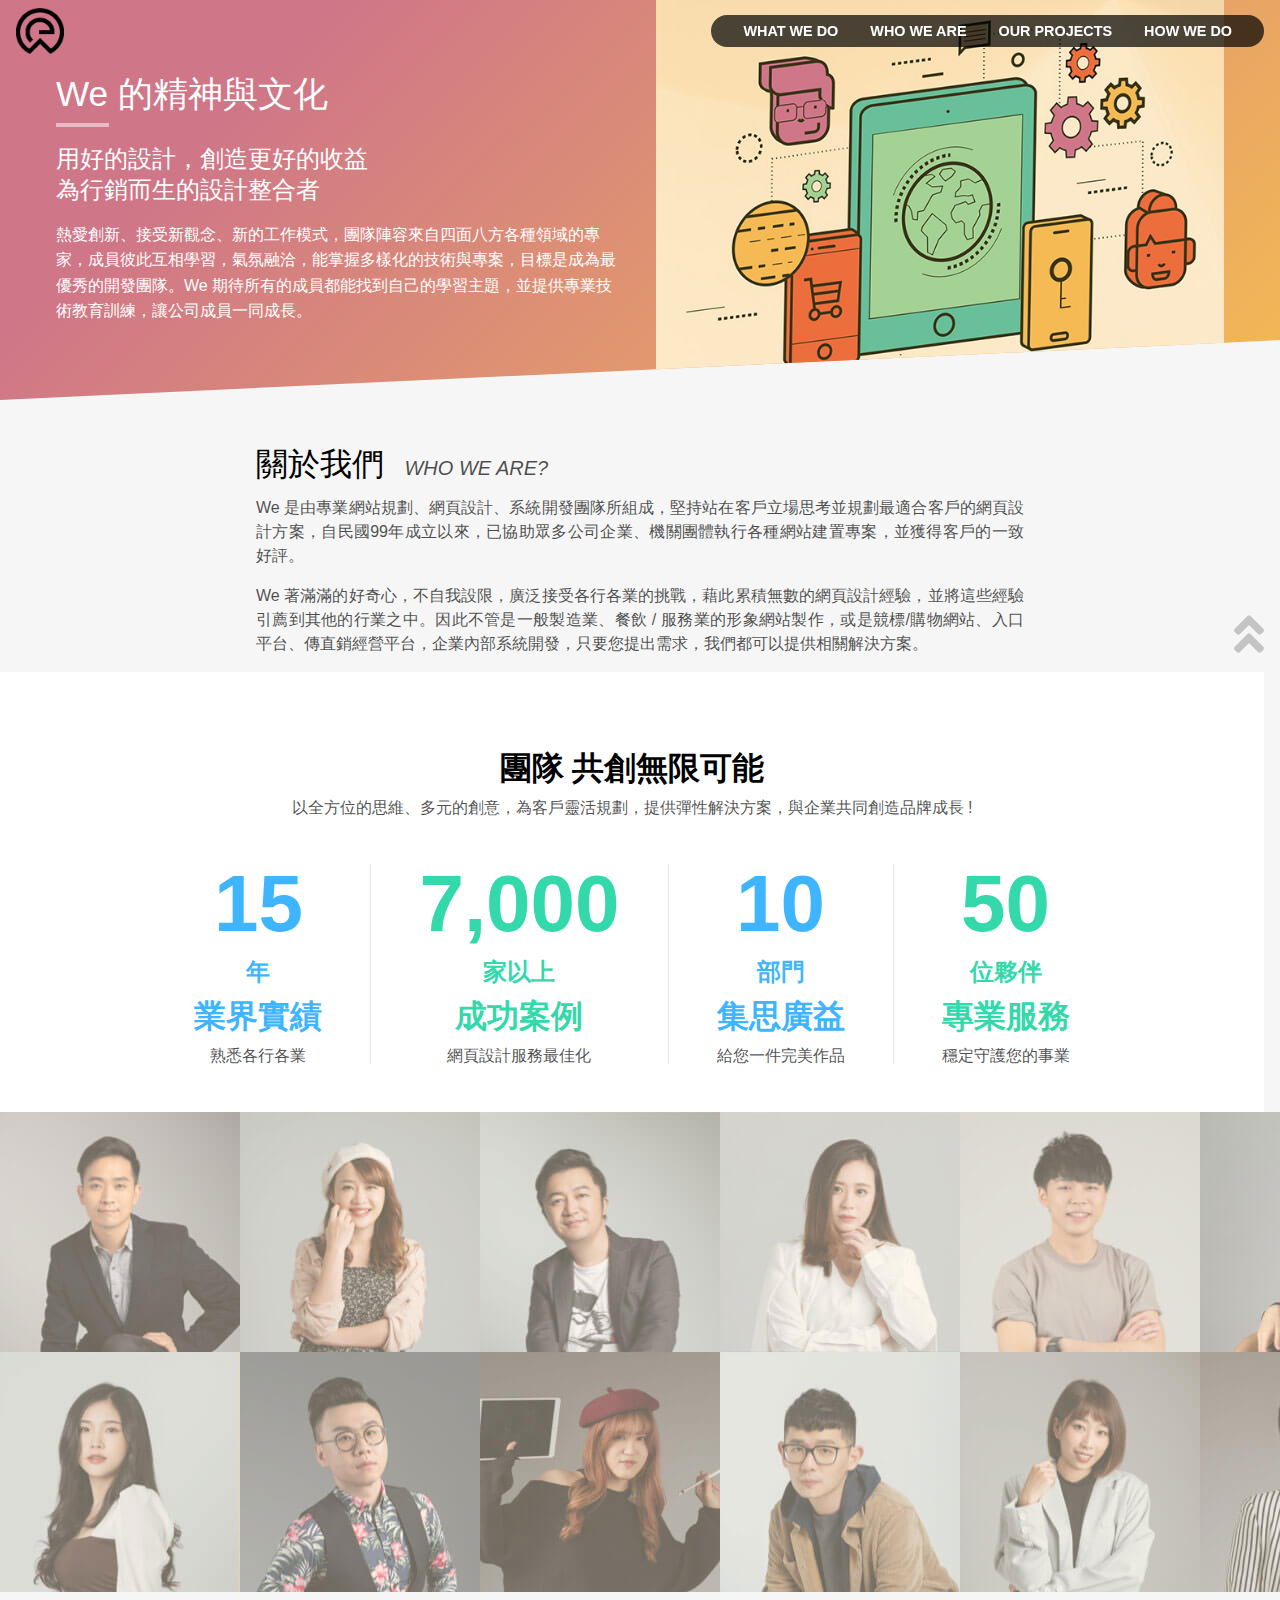
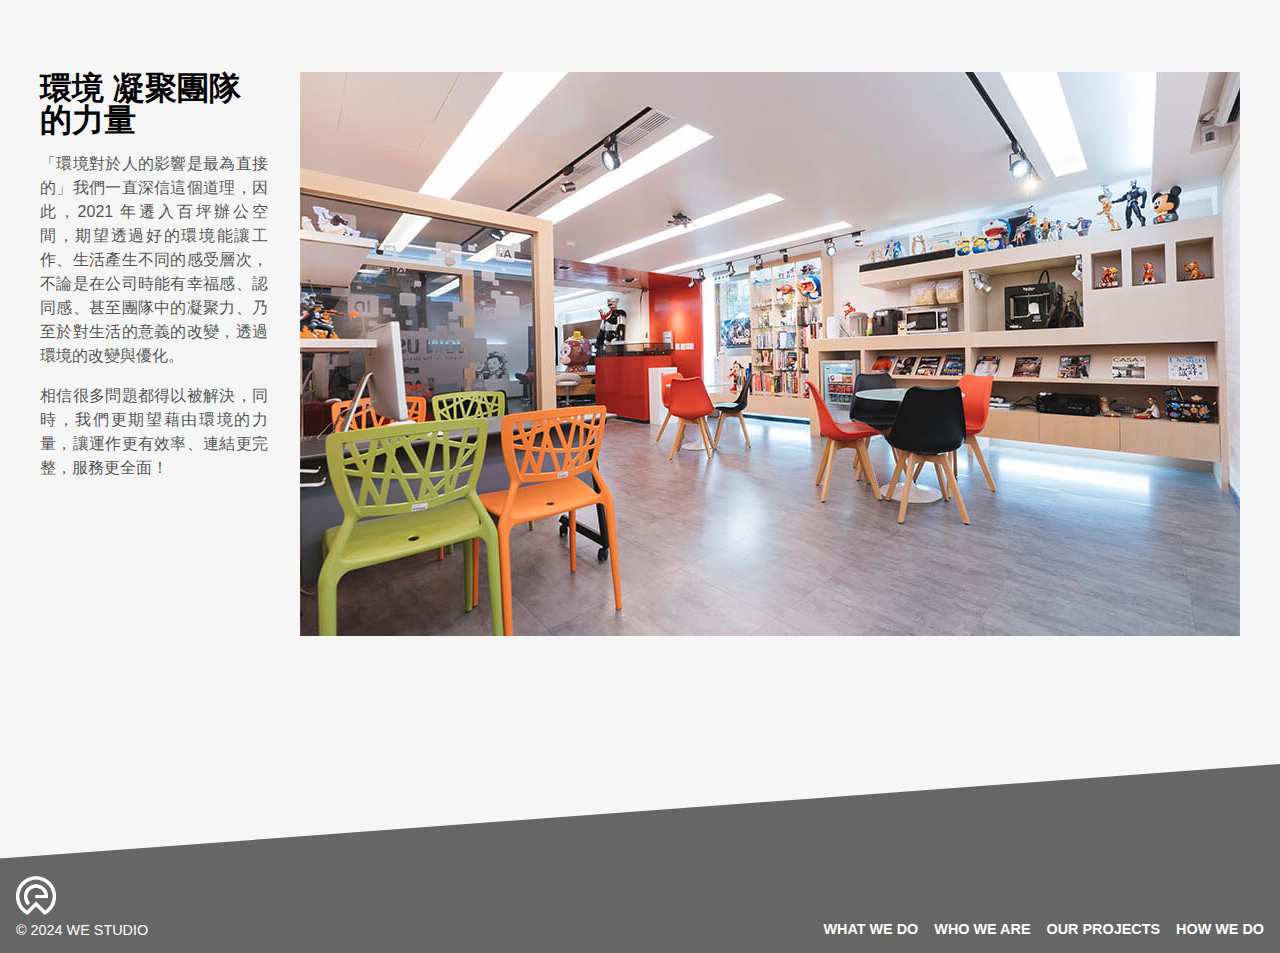
<file: about.html>
<!DOCTYPE html>
<html lang="zh-Hant-TW">

<head>
    <meta charset="UTF-8">
    <meta name="viewport" content="width=device-width, initial-scale=1.0">
    <meta property="og:url" content="https://bouyinwang900305.github.io/we/about.html">
    <meta property="og:type" content="website">
    <meta property="og:title" content="關於我們 - We studio">
    <meta property="og:description"
        content="熱愛創新、接受新觀念、新的工作模式，團隊陣容來自四面八方各種領域的專家，成員彼此互相學習，氣氛融洽，能掌握多樣化的技術與專案，目標是成為最優秀的開發團隊。We 期待所有的成員都能找到自己的學習主題，並提供專業技術教育訓練，讓公司成員一同成長。">
    <meta property="og:image" content="https://bouyinwang900305.github.io/we/images/og-about.png">
    <meta property="og:locale" content="zh_TW">
    <meta name="keywords" content="網頁設計, 網站設計, 網頁收益, 網頁創新">
    <meta name="description" content="We 提供具有設計美感和操作人性化的概念網站，易於使用的網站後台管理 CMS 更新網站，針對搜索引擎進行了 SEO 優化。">
    <title>We 的服務 - We studio</title>
    <link rel="stylesheet" href="./style/reset.css">
    <link rel="stylesheet" href="./style/all.css">
    <link rel="stylesheet" href="./style/master.css">
    <link rel="stylesheet" href="./style/about.css">
    <link rel="stylesheet" href="https://cdnjs.cloudflare.com/ajax/libs/font-awesome/5.15.4/css/all.min.css"
        integrity="sha512-1ycn6IcaQQ40/MKBW2W4Rhis/DbILU74C1vSrLJxCq57o941Ym01SwNsOMqvEBFlcgUa6xLiPY/NS5R+E6ztJQ=="
        crossorigin="anonymous" referrerpolicy="no-referrer" />
    <link rel="shortcut icon" href="./images/logo-header.png" type="image/x-icon">
</head>

<body>
    <header class="header">
        <div class="header-head">
            <a href="./">
                <img class="header-img header-img-logo" src="./images/logo-header.png" alt="We Studio" width="60"
                    height="58">
            </a>
        </div>
        <div class="header-body">
            <nav class="header-nav">
                <ul class="header-ul">
                    <li class="header-li">
                        <a href="./service.html" class="header-link">what we do</a>
                    </li>
                    <li class="header-li">
                        <a href="./about.html" class="header-link">who we are</a>
                    </li>
                    <li class="header-li">
                        <a href="./works.html" class="header-link">our projects</a>
                    </li>
                    <li class="header-li">
                        <a href="./process.html" class="header-link">how we do</a>
                    </li>
                </ul>
                <button class="header-btn header-btn-times" type="button">
                    <i class="fas fa-times"></i>
                </button>
            </nav>
        </div>
        <div class="header-foot">
            <button type="button" class="header-btn header-btn-bars">
                <i class="fas fa-bars"></i>
            </button>
        </div>
    </header>

    <section class="banner banner-service">
        <div class="banner-container container mx-auto">
            <div class="banner-head">
                <h1 class="banner-title banner-title-line">We 的精神與文化</h1>
                <p class="banner-desc banner-desc-lg">用好的設計，創造更好的收益<br>為行銷而生的設計整合者</p>
                <p class="banner-desc">熱愛創新、接受新觀念、新的工作模式，團隊陣容來自四面八方各種領域的專家，成員彼此互相學習，氣氛融洽，能掌握多樣化的技術與專案，目標是成為最優秀的開發團隊。We
                    期待所有的成員都能找到自己的學習主題，並提供專業技術教育訓練，讓公司成員一同成長。
                </p>
            </div>
            <div class="banner-body">
                <img class="banner-img banner-img-fit" src="./images/banner-about.jpg" width="700" height="926"
                    alt="關於我們">
            </div>
        </div>
    </section>

    <main class="main">
        <header class="main-head container-md mx-auto">
            <h2 class="main-title">
                <span class="main-cht">關於我們</span>
                <small class="main-small"> who we are?</small>
            </h2>
            <p class="main-desc">We
                是由專業網站規劃、網頁設計、系統開發團隊所組成，堅持站在客戶立場思考並規劃最適合客戶的網頁設計方案，自民國99年成立以來，已協助眾多公司企業、機關團體執行各種網站建置專案，並獲得客戶的一致好評。</p>
            <p class="main-desc">We 著滿滿的好奇心，不自我設限，廣泛接受各行各業的挑戰，藉此累積無數的網頁設計經驗，並將這些經驗引薦到其他的行業之中。因此不管是一般製造業、餐飲 /
                服務業的形象網站製作，或是競標/購物網站、入口平台、傳直銷經營平台，企業內部系統開發，只要您提出需求，我們都可以提供相關解決方案。
            </p>

        </header>
        <div class="main-body">

            <section class="state">
                <header class="state-head">
                    <h4 class="state-title">團隊 共創無限可能</h4>
                    <p class="state-desc">以全方位的思維、多元的創意，為客戶靈活規劃，提供彈性解決方案，與企業共同創造品牌成長 ! </p>
                </header>
                <div class="state-body">
                    <ul class="state-ul">
                        <li class="state-li">
                            <span class="state-number">15</span>
                            <span class="state-unit">年</span>
                            <span class="state-term">業界實績</span>
                            <span class="state-tips">熟悉各行各業</span>
                        </li>
                        <li class="state-li">
                            <span class="state-number">7,000</span>
                            <span class="state-unit">家以上</span>
                            <span class="state-term">成功案例</span>
                            <span class="state-tips">網頁設計服務最佳化</span>
                        </li>
                        <li class="state-li">
                            <span class="state-number">10</span>
                            <span class="state-unit">部門</span>
                            <span class="state-term">集思廣益</span>
                            <span class="state-tips">給您一件完美作品</span>
                        </li>
                        <li class="state-li">
                            <span class="state-number">50</span>
                            <span class="state-unit">位夥伴</span>
                            <span class="state-term">專業服務</span>
                            <span class="state-tips">穩定守護您的事業</span>
                        </li>
                    </ul>
                </div>
              


                <footer class="state-foot">
                    <picture>
                        <source media="(min-width:481px)" srcset="./images/masters.jpg">
                        <source media="(max-width:480px)" srcset="./images/masters.jpg">
                        <img src="state-img" src="./images/masters.jpg" width="1440" height="480" alt="">
                    </picture>

                </footer>
            </section>
            <div class="env container mx-auto">
                <div class="env-head">
                    <h4 class="env-title">環境 凝聚團隊的力量</h4>
                    <p class="env-desc">「環境對於人的影響是最為直接的」我們一直深信這個道理，因此，2021
                        年遷入百坪辦公空間，期望透過好的環境能讓工作、生活產生不同的感受層次，不論是在公司時能有幸福感、認同感、甚至團隊中的凝聚力、乃至於對生活的意義的改變，透過環境的改變與優化。
                        </p>
                    <p class="env-desc">相信很多問題都得以被解決，同時，我們更期望藉由環境的力量，讓運作更有效率、連結更完整，服務更全面！</p>

                </div>
                <img class="env-img" src="./images/env.jpg" width="940" height="564" alt="工作環境">
            </div>

        </div>
    </main>


    <footer class="footer">
        <div class="footer-head">
            <img class="footer-img footer-img-logo" src="./images/logo-footer.png" alt="We studio" width="60"
                height="58">
            <!-- 字符 -->
            <p class="footer-desc">&copy; 2024 we studio</p>
        </div>
        <div class="footer-body">
            <ul class="footer-ul">
                <li class="footer-li">
                    <a href="./service.html" class="footer-link">what we do</a>
                </li>
                <li class="footer-li">
                    <a href="./about.html" class="footer-link">who we are</a>
                </li>
                <li class="footer-li">
                    <a href="./works.html" class="footer-link">our projects</a>
                </li>
                <li class="footer-li">
                    <a href="./process.html" class="footer-link">how we do</a>
                </li>
            </ul>
        </div>
    </footer>

    <aside class="aside">
        <div class="aside-head">
            <a class="aside-link aside-link-top" href="#">
                <i class="fas fa-angle-double-up"></i>
            </a>
        </div>
    </aside>

</body>

</html>
</file>
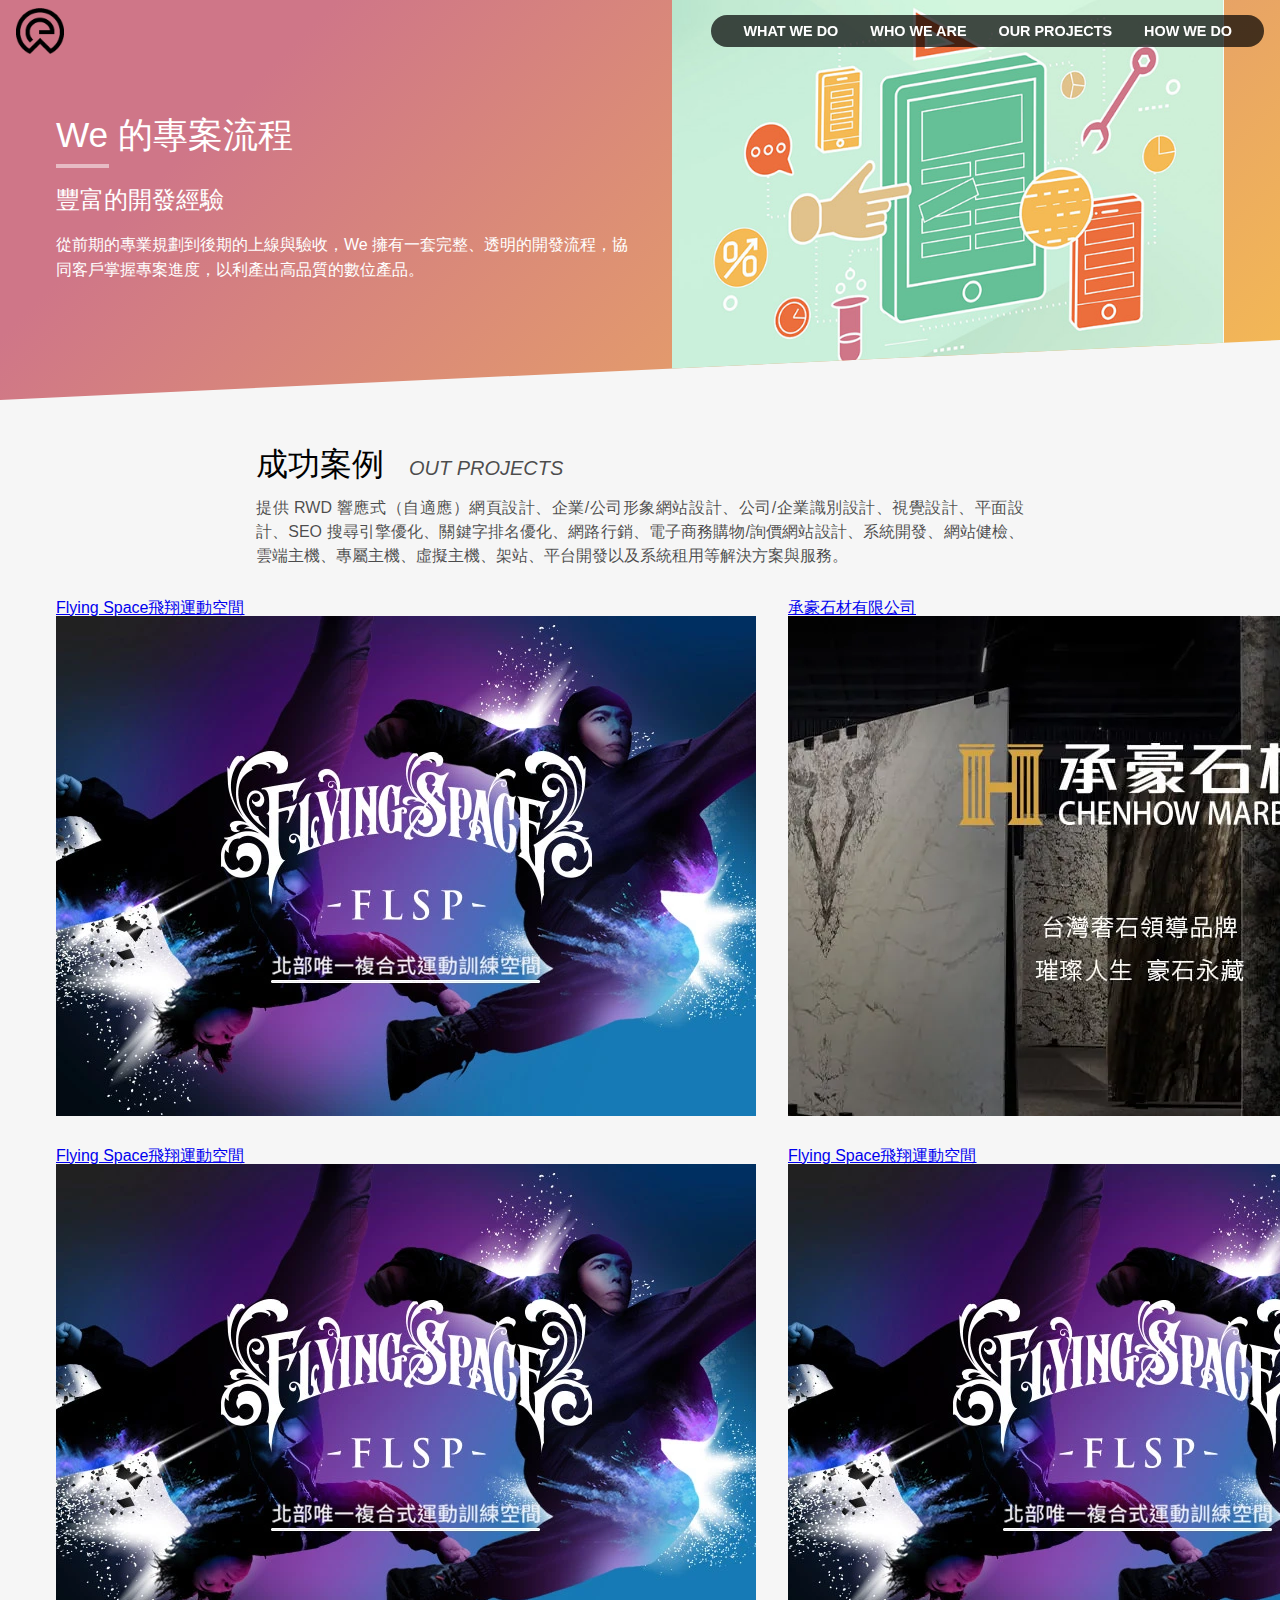
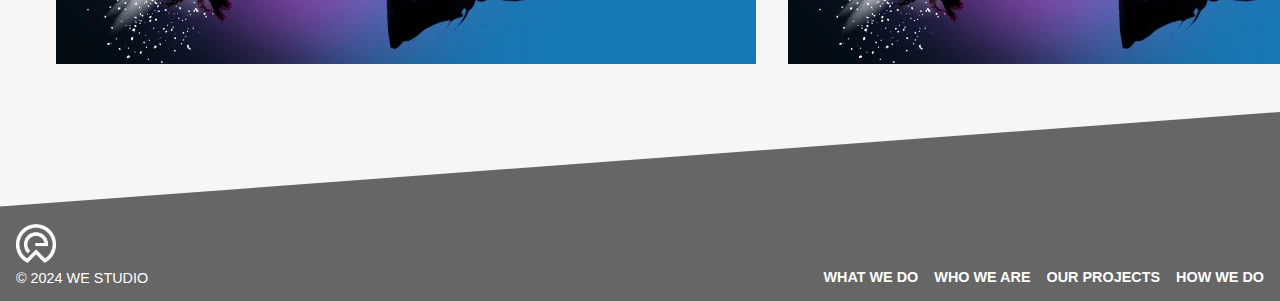
<file: process.html>
<!DOCTYPE html>
<html lang="zh-Hant-TW">

<head>
    <meta charset="UTF-8">
    <meta name="viewport" content="width=device-width, initial-scale=1.0">
    <meta property="og:url" content="https://bouyinwang900305.github.io/we/process.html">
    <meta property="og:type" content="website">
    <meta property="og:title" content="專案流程 - We studio">
    <meta property="og:description" content="從前期的專業規劃到後期的上線與驗收，We 擁有一套完整、透明的開發流程，協同客戶掌握專案進度，以利產出高品質的數位產品。">
    <meta property="og:image" content="https://bouyinwang900305.github.io/we/images/og-process.png">
    <meta property="og:locale" content="zh_TW">
    <meta name="keywords" content="網站評估, 網站開發, 網站上線, 訪談, 網站測試, 網站驗收">
    <meta name="description" content="從前期的專業規劃到後期的上線與驗收，We 擁有一套完整、透明的開發流程，協同客戶掌握專案進度，以利產出高品質的數位產品。">
    <title>成功案例 - We studio</title>
    <link rel="stylesheet" href="./style/reset.css">
    <link rel="stylesheet" href="./style/all.css">
    <link rel="stylesheet" href="./style/master.css">
    <link rel="stylesheet" href="./style/process.css">
    <link rel="stylesheet" href="https://cdnjs.cloudflare.com/ajax/libs/font-awesome/5.15.4/css/all.min.css" integrity="sha512-1ycn6IcaQQ40/MKBW2W4Rhis/DbILU74C1vSrLJxCq57o941Ym01SwNsOMqvEBFlcgUa6xLiPY/NS5R+E6ztJQ==" crossorigin="anonymous" referrerpolicy="no-referrer" />
    <link rel="shortcut icon" href="./images/logo-header.png" type="image/x-icon">
</head>

<body>
    <header class="header">
        <div class="header-head">
            <a href="./">
                <img class="header-img header-img-logo" src="./images/logo-header.png" alt="We Studio" width="60" height="58">
            </a>
        </div>
        <div class="header-body">
            <nav class="header-nav">
                <ul class="header-ul">
                    <li class="header-li">
                        <a href="./service.html" class="header-link">what we do</a>
                    </li>
                    <li class="header-li">
                        <a href="./about.html" class="header-link">who we are</a>
                    </li>
                    <li class="header-li">
                        <a href="./works.html" class="header-link">our projects</a>
                    </li>
                    <li class="header-li">
                        <a href="./process.html" class="header-link">how we do</a>
                    </li>
                </ul>
                <button class="header-btn header-btn-times" type="button">
                    <i class="fas fa-times"></i>
                </button>
            </nav>
        </div>
        <div class="header-foot">
            <button type="button" class="header-btn header-btn-bars">
                <i class="fas fa-bars"></i>
            </button>
        </div>
    </header>

    <section class="banner banner-process">
        <div class="banner-container container mx-auto">
            <div class="banner-head">
                <h1 class="banner-title banner-title-line">We 的專案流程</h1>
                <p class="banner-desc banner-desc-lg">豐富的開發經驗</p>
                <p class="banner-desc">從前期的專業規劃到後期的上線與驗收，We 擁有一套完整、透明的開發流程，協同客戶掌握專案進度，以利產出高品質的數位產品。
                </p>
            </div>
            <div class="banner-body container mx-auto">
                <img class="banner-img banner-img-fit" src="./images/banner-process.jpg" width="700" height="926" alt="成功案例">
            </div>
        </div>
    </section>

    <main class="main">
        <header class="main-head container-md mx-auto">
            <h2 class="main-title">
                <span class="main-cht">成功案例 </span>
                <small class="main-small">out projects</small>
            </h2>
            <p class="main-desc">提供 RWD 響應式（自適應）網頁設計、企業/公司形象網站設計、公司/企業識別設計、視覺設計、平面設計、SEO 搜尋引擎優化、關鍵字排名優化、網路行銷、電子商務購物/詢價網站設計、系統開發、網站健檢、雲端主機、專屬主機、虛擬主機、架站、平台開發以及系統租用等解決方案與服務。
            </p>
           </header>
        <div class="main-body container mx-auto">
            <div class="grid grid-4">
                <a href="javascript:;">
                    <section class="card">
                        <header class="card-head">
                            <h2 class="card-title">Flying Space飛翔運動空間</h2>
                        </header>
                        <div class="card-body">
                            <img class="card-img" src="./images/works1.webp" width="700" height="500" alt="Flying Space飛翔運動空間">
                        </div>
                    </section>
                </a>
                <a href="javascript:;">
                    <section class="card">
                        <header class="card-head">
                            <h2 class="card-title">承豪石材有限公司</h2>
                        </header>
                        <div class="card-body">
                            <img class="card-img" src="./images/works2.webp" width="700" height="500" alt="Flying Space飛翔運動空間">
                        </div>
                    </section>
                </a>
                <a href="javascript:;">
                    <section class="card">
                        <header class="card-head">
                            <h2 class="card-title">Flying Space飛翔運動空間</h2>
                        </header>
                        <div class="card-body">
                            <img class="card-img" src="./images/works3.webp" width="700" height="500" alt="Flying Space飛翔運動空間">
                        </div>
                    </section>
                </a>
                <a href="javascript:;">
                    <section class="card">
                        <header class="card-head">
                            <h2 class="card-title">Flying Space飛翔運動空間</h2>
                        </header>
                        <div class="card-body">
                            <img class="card-img" src="./images/works4.webp" width="700" height="500" alt="Flying Space飛翔運動空間">
                        </div>
                    </section>
                </a>
                <a href="javascript:;">
                    <section class="card">
                        <header class="card-head">
                            <h2 class="card-title">Flying Space飛翔運動空間</h2>
                        </header>
                        <div class="card-body">
                            <img class="card-img" src="./images/works1.webp" width="700" height="500" alt="Flying Space飛翔運動空間">
                        </div>
                    </section>
                </a>
                <a href="javascript:;">
                    <section class="card">
                        <header class="card-head">
                            <h2 class="card-title">Flying Space飛翔運動空間</h2>
                        </header>
                        <div class="card-body">
                            <img class="card-img" src="./images/works1.webp" width="700" height="500" alt="Flying Space飛翔運動空間">
                        </div>
                    </section>
                </a>
                <a href="javascript:;">
                    <section class="card">
                        <header class="card-head">
                            <h2 class="card-title">Flying Space飛翔運動空間</h2>
                        </header>
                        <div class="card-body">
                            <img class="card-img" src="./images/works1.webp" width="700" height="500" alt="Flying Space飛翔運動空間">
                        </div>
                    </section>
                </a>
                <a href="javascript:;">
                    <section class="card">
                        <header class="card-head">
                            <h2 class="card-title">Flying Space飛翔運動空間</h2>
                        </header>
                        <div class="card-body">
                            <img class="card-img" src="./images/works1.webp" width="700" height="500" alt="Flying Space飛翔運動空間">
                        </div>
                    </section>
                </a>
            </div>
        </div>
    </main>
    

    <footer class="footer">
        <div class="footer-head">
            <img class="footer-img footer-img-logo" src="./images/logo-footer.png" alt="We studio" width="60" height="58">
            <!-- 字符 -->
            <p class="footer-desc">&copy; 2024 we studio</p>
        </div>
        <div class="footer-body">
            <ul class="footer-ul">
                <li class="footer-li">
                    <a href="./service.html" class="footer-link">what we do</a>
                </li>
                <li class="footer-li">
                    <a href="./about.html" class="footer-link">who we are</a>
                </li>
                <li class="footer-li">
                    <a href="./works.html" class="footer-link">our projects</a>
                </li>
                <li class="footer-li">
                    <a href="./process.html" class="footer-link">how we do</a>
                </li>
            </ul>
        </div>
    </footer>

    <aside class="aside">
        <div class="aside-head">
            <a class="aside-link aside-link-top" href="#">
                <i class="fas fa-angle-double-up"></i>
            </a>
        </div>
    </aside>

</body>

</html>
</file>
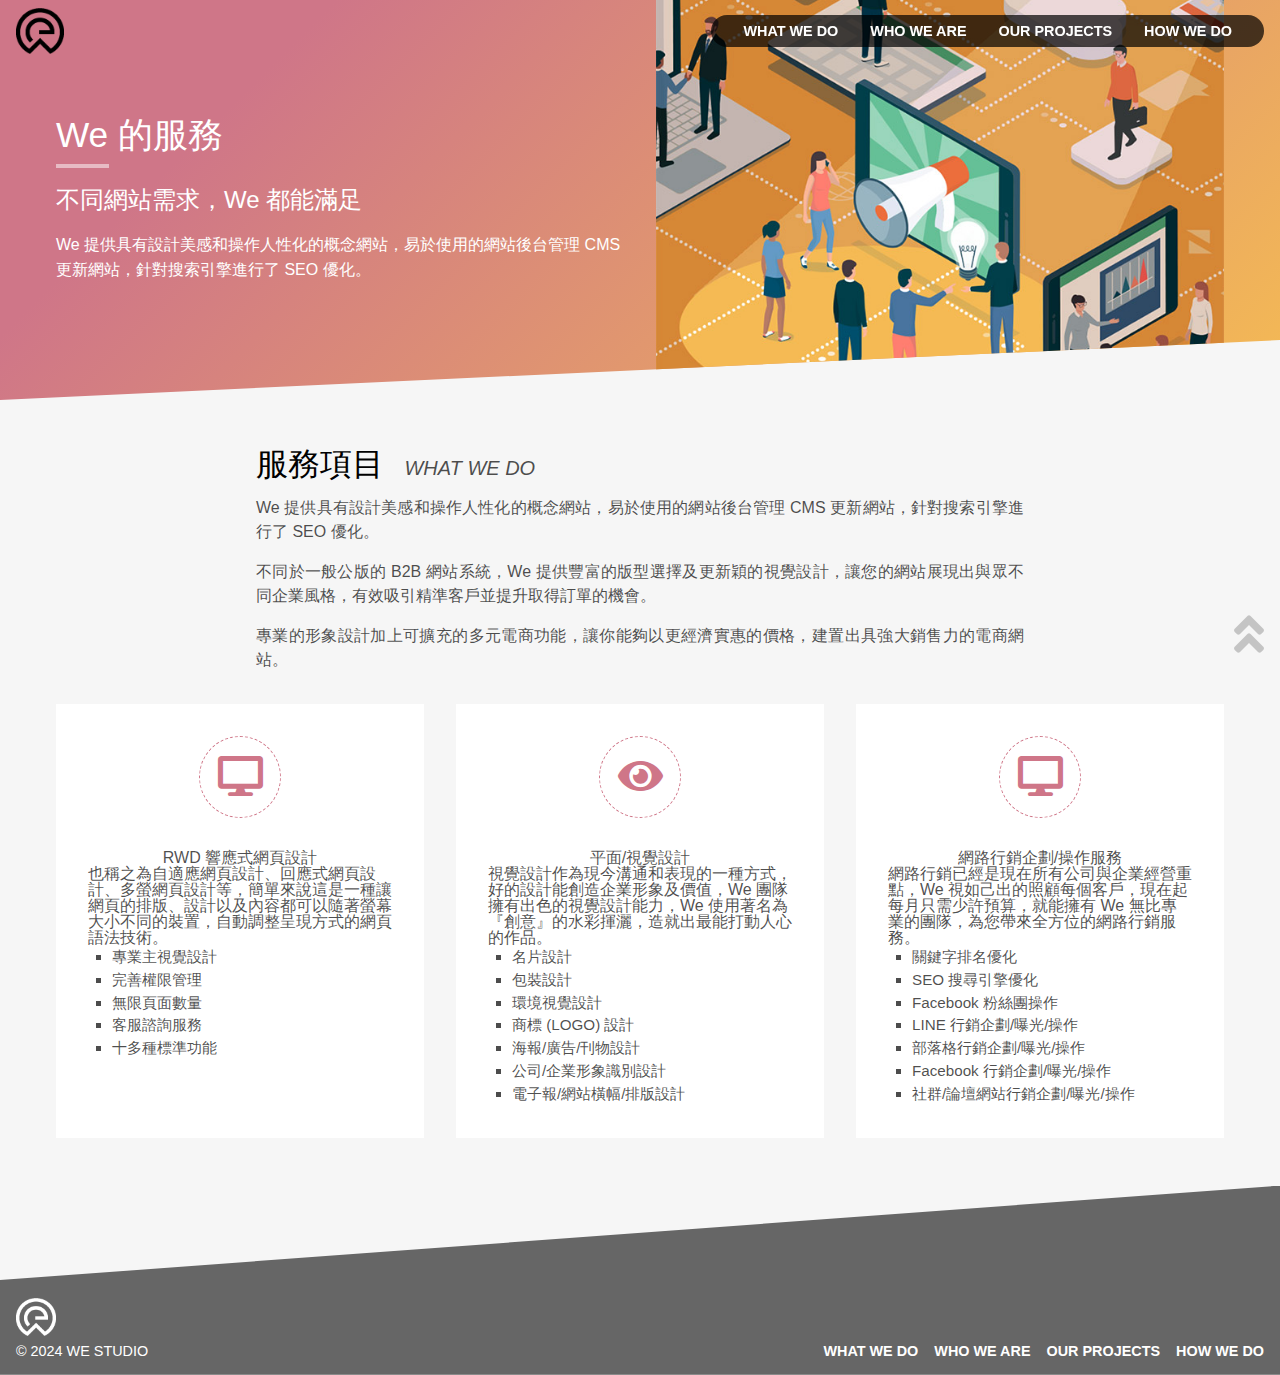
<file: service.html>
<!DOCTYPE html>
<html lang="zh-Hant-TW">

<head>
    <meta charset="UTF-8">
    <meta name="viewport" content="width=device-width, initial-scale=1.0">
    <meta property="og:url" content="https://bouyinwang.github.io/we/service.html">
    <meta property="og:type" content="website">
    <meta property="og:title" content="We 的服務 - We studio">
    <meta property="og:description" content="We 提供具有設計美感和操作人性化的概念網站，易於使用的網站後台管理 CMS 更新網站，針對搜索引擎進行了 SEO 優化。">
    <meta property="og:image" content="https://bouyinwang.github.io/we/images/og-service.png">
    <meta property="og:locale" content="zh_TW">
    <meta name="keywords" content="RWD, RWD響應式, RWD響應式設計, 網頁設計, 平面設計, 視覺設計, 網路行銷, 網路企劃, SEO">
    <meta name="description" content="We 提供具有設計美感和操作人性化的概念網站，易於使用的網站後台管理 CMS 更新網站，針對搜索引擎進行了 SEO 優化。">
    <title>We 的服務 - We studio</title>
    <link rel="stylesheet" href="./style/reset.css">
    <link rel="stylesheet" href="./style/all.css">
    <link rel="stylesheet" href="./style/master.css">
    <link rel="stylesheet" href="./style/service.css">
    <link rel="stylesheet" href="https://cdnjs.cloudflare.com/ajax/libs/font-awesome/5.15.4/css/all.min.css" integrity="sha512-1ycn6IcaQQ40/MKBW2W4Rhis/DbILU74C1vSrLJxCq57o941Ym01SwNsOMqvEBFlcgUa6xLiPY/NS5R+E6ztJQ==" crossorigin="anonymous" referrerpolicy="no-referrer" />
    <link rel="shortcut icon" href="./images/logo-header.png" type="image/x-icon">
</head>

<body>
    <header class="header">
        <div class="header-head">
            <a href="./">
                <img class="header-img header-img-logo" src="./images/logo-header.png" alt="We Studio" width="60" height="58">
            </a>
        </div>
        <div class="header-body">
            <nav class="header-nav">
                <ul class="header-ul">
                    <li class="header-li">
                        <a href="./service.html" class="header-link">what we do</a>
                    </li>
                    <li class="header-li">
                        <a href="./about.html" class="header-link">who we are</a>
                    </li>
                    <li class="header-li">
                        <a href="./works.html" class="header-link">our projects</a>
                    </li>
                    <li class="header-li">
                        <a href="./process.html" class="header-link">how we do</a>
                    </li>
                </ul>
                <button class="header-btn header-btn-times" type="button">
                    <i class="fas fa-times"></i>
                </button>
            </nav>
        </div>
        <div class="header-foot">
            <button type="button" class="header-btn header-btn-bars">
                <i class="fas fa-bars"></i>
            </button>
        </div>
    </header>

    <section class="banner banner-service">
        <div class="banner-container container mx-auto">
            <div class="banner-head">
                <h1 class="banner-title banner-title-line">We 的服務</h1>
                <p class="banner-desc banner-desc-lg">不同網站需求，We 都能滿足</p>
                <p class="banner-desc">We 提供具有設計美感和操作人性化的概念網站，易於使用的網站後台管理 CMS 更新網站，針對搜索引擎進行了 SEO 優化。</p>
            </div>
            <div class="banner-body">
                <img class="banner-img banner-img-fit" src="./images/banner-service.jpg" width="700" height="926" alt="We 的服務">
            </div>
        </div>
    </section>

    <main class="main">
        <header class="main-head container-md mx-auto">
            <h2 class="main-title">
                <span class="main-cht">服務項目</span>
                <small class="main-small">what we do</small>
            </h2>
            <p class="main-desc">We 提供具有設計美感和操作人性化的概念網站，易於使用的網站後台管理 CMS 更新網站，針對搜索引擎進行了 SEO 優化。</p>
            <p class="main-desc">不同於一般公版的 B2B 網站系統，We 提供豐富的版型選擇及更新穎的視覺設計，讓您的網站展現出與眾不同企業風格，有效吸引精準客戶並提升取得訂單的機會。</p>
            <p class="main-desc">專業的形象設計加上可擴充的多元電商功能，讓你能夠以更經濟實惠的價格，建置出具強大銷售力的電商網站。</p>
        </header>
        <div class="main-body container mx-auto">
            <div class="grid grid-3">
                <section class="card">
                    <header class="card-head">
                     <div class="card-icon">
                        <i class="fas fa-desktop"></i>
                     </div>
                     <h2 class="card-title">RWD 響應式網頁設計</h2>
                    </header>
                    <div class="card-body">
                        <p class="desc">也稱之為自適應網頁設計、回應式網頁設計、多螢網頁設計等，簡單來說這是一種讓網頁的排版、設計以及內容都可以隨著螢幕大小不同的裝置，自動調整呈現方式的網頁語法技術。</p>
                        <ul class="card-ul">
                        
                            <li class="card-li">專業主視覺設計</li>
                            <li class="card-li">完善權限管理</li>
                            <li class="card-li">無限頁面數量</li>
                            <li class="card-li">客服諮詢服務</li>
                            <li class="card-li">十多種標準功能</li>
                        </ul>
                    </div>
                </section>
                <section class="card">
                    <header class="card-head">
                     <div class="card-icon">
                        <i class="fas fa-eye"></i>
                     </div>
                     <h2 class="card-title">平面/視覺設計</h2>
                    </header>
                    <div class="card-body">
                        <p class="desc">視覺設計作為現今溝通和表現的一種方式，好的設計能創造企業形象及價值，We 團隊擁有出色的視覺設計能力，We 使用著名為『創意』的水彩揮灑，造就出最能打動人心的作品。</p>
                        <ul class="card-ul">            
                            <li class="card-li">名片設計</li>
                            <li class="card-li">包裝設計</li>
                            <li class="card-li">環境視覺設計</li>
                            <li class="card-li">商標 (LOGO) 設計</li>
                            <li class="card-li">海報/廣告/刊物設計</li>
                            <li class="card-li">公司/企業形象識別設計</li>
                            <li class="card-li">電子報/網站橫幅/排版設計</li>
                        </ul>
                    </div>
                </section>
                <section class="card">
                    <header class="card-head">
                     <div class="card-icon">
                        <i class="fas fa-desktop"></i>
                     </div>
                     <h2 class="card-title">網路行銷企劃/操作服務</h2>
                    </header>
                    <div class="card-body">
                        <p class="desc">網路行銷已經是現在所有公司與企業經營重點，We 視如己出的照顧每個客戶，現在起每月只需少許預算，就能擁有 We 無比專業的團隊，為您帶來全方位的網路行銷服務。</p>
                        <ul class="card-ul">                        
                            <li class="card-li">關鍵字排名優化</li>
                            <li class="card-li">SEO 搜尋引擎優化</li>
                            <li class="card-li">Facebook 粉絲團操作</li>
                            <li class="card-li">LINE 行銷企劃/曝光/操作</li>
                            <li class="card-li">部落格行銷企劃/曝光/操作</li>
                            <li class="card-li">Facebook 行銷企劃/曝光/操作</li>
                            <li class="card-li">社群/論壇網站行銷企劃/曝光/操作</li>
                        </ul>
                    </div>
                </section>
            </div>
        </div>
    </main>
    

    <footer class="footer">
        <div class="footer-head">
            <img class="footer-img footer-img-logo" src="./images/logo-footer.png" alt="We studio" width="60" height="58">
            <!-- 字符 -->
            <p class="footer-desc">&copy; 2024 we studio</p>
        </div>
        <div class="footer-body">
            <ul class="footer-ul">
                <li class="footer-li">
                    <a href="./service.html" class="footer-link">what we do</a>
                </li>
                <li class="footer-li">
                    <a href="./about.html" class="footer-link">who we are</a>
                </li>
                <li class="footer-li">
                    <a href="./works.html" class="footer-link">our projects</a>
                </li>
                <li class="footer-li">
                    <a href="./process.html" class="footer-link">how we do</a>
                </li>
            </ul>
        </div>
    </footer>

    <aside class="aside">
        <div class="aside-head">
            <a class="aside-link aside-link-top" href="#">
                <i class="fas fa-angle-double-up"></i>
            </a>
        </div>
    </aside>

</body>

</html>
</file>
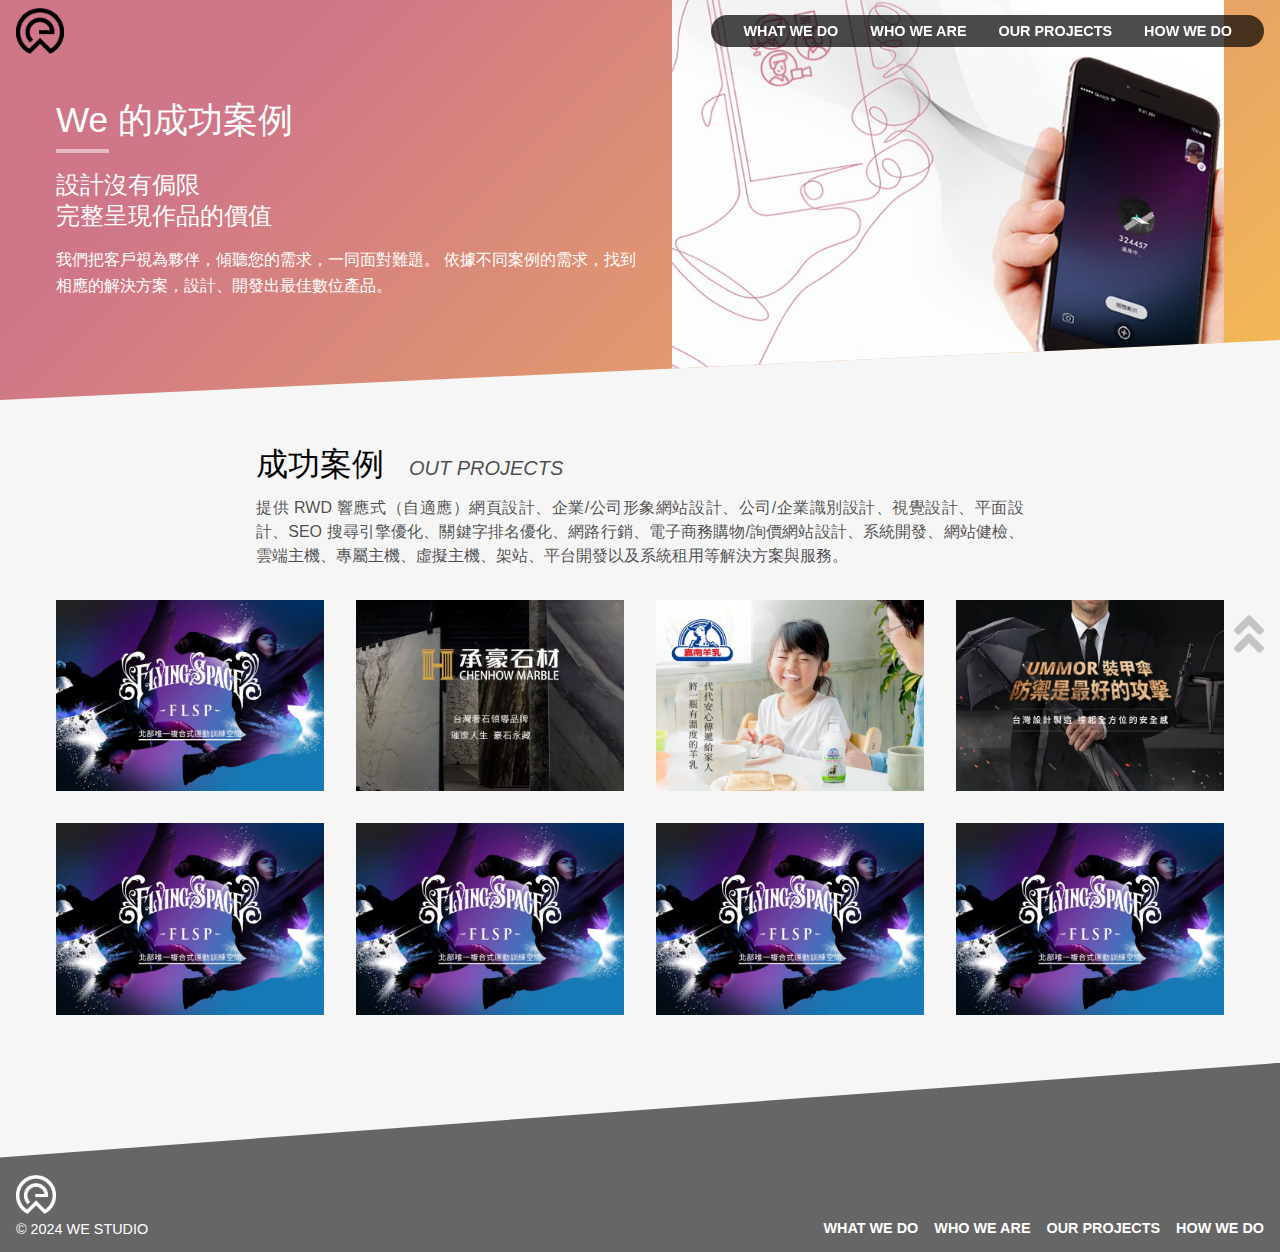
<file: works.html>
<!DOCTYPE html>
<html lang="zh-Hant-TW">

<head>
    <meta charset="UTF-8">
    <meta name="viewport" content="width=device-width, initial-scale=1.0">
    <meta property="og:url" content="https://bouyinwang900305.github.io/we/service.html">
    <meta property="og:type" content="website">
    <meta property="og:title" content="成功案例 - We studio">
    <meta property="og:description" content="我們把客戶視為夥伴，傾聽您的需求，一同面對難題。 依據不同案例的需求，找到相應的解決方案，設計、開發出最佳數位產品。">
    <meta property="og:image" content="https://bouyinwang900305.github.io/we/images/og-service.png">
    <meta property="og:locale" content="zh_TW">
    <meta name="keywords" content="網頁設計, 網站設計, 網頁設計公司, 公司網站架設">
    <meta name="description" content="We 提供具有設計美感和操作人性化的概念網站，易於使用的網站後台管理 CMS 更新網站，針對搜索引擎進行了 SEO 優化。">
    <title>成功案例 - We studio</title>
    <link rel="stylesheet" href="./style/reset.css">
    <link rel="stylesheet" href="./style/all.css">
    <link rel="stylesheet" href="./style/master.css">
    <link rel="stylesheet" href="./style/works.css">
    <link rel="stylesheet" href="https://cdnjs.cloudflare.com/ajax/libs/font-awesome/5.15.4/css/all.min.css" integrity="sha512-1ycn6IcaQQ40/MKBW2W4Rhis/DbILU74C1vSrLJxCq57o941Ym01SwNsOMqvEBFlcgUa6xLiPY/NS5R+E6ztJQ==" crossorigin="anonymous" referrerpolicy="no-referrer" />
    <link rel="shortcut icon" href="./images/logo-header.png" type="image/x-icon">
</head>

<body>
    <header class="header">
        <div class="header-head">
            <a href="./">
                <img class="header-img header-img-logo" src="./images/logo-header.png" alt="We Studio" width="60" height="58">
            </a>
        </div>
        <div class="header-body">
            <nav class="header-nav">
                <ul class="header-ul">
                    <li class="header-li">
                        <a href="./service.html" class="header-link">what we do</a>
                    </li>
                    <li class="header-li">
                        <a href="./about.html" class="header-link">who we are</a>
                    </li>
                    <li class="header-li">
                        <a href="./works.html" class="header-link">our projects</a>
                    </li>
                    <li class="header-li">
                        <a href="./process.html" class="header-link">how we do</a>
                    </li>
                </ul>
                <button class="header-btn header-btn-times" type="button">
                    <i class="fas fa-times"></i>
                </button>
            </nav>
        </div>
        <div class="header-foot">
            <button type="button" class="header-btn header-btn-bars">
                <i class="fas fa-bars"></i>
            </button>
        </div>
    </header>

    <section class="banner banner-works">
        <div class="banner-container container mx-auto">
            <div class="banner-head">
                <h1 class="banner-title banner-title-line">We 的成功案例</h1>
                <p class="banner-desc banner-desc-lg">設計沒有侷限<br>完整呈現作品的價值</p>
                <p class="banner-desc">我們把客戶視為夥伴，傾聽您的需求，一同面對難題。 依據不同案例的需求，找到相應的解決方案，設計、開發出最佳數位產品。
                </p>
            </div>
            <div class="banner-body container mx-auto">
                <img class="banner-img banner-img-fit" src="./images/banner-works.jpg" width="700" height="926" alt="成功案例">
            </div>
        </div>
    </section>

    <main class="main">
        <header class="main-head container-md mx-auto">
            <h2 class="main-title">
                <span class="main-cht">成功案例 </span>
                <small class="main-small">out projects</small>
            </h2>
            <p class="main-desc">提供 RWD 響應式（自適應）網頁設計、企業/公司形象網站設計、公司/企業識別設計、視覺設計、平面設計、SEO 搜尋引擎優化、關鍵字排名優化、網路行銷、電子商務購物/詢價網站設計、系統開發、網站健檢、雲端主機、專屬主機、虛擬主機、架站、平台開發以及系統租用等解決方案與服務。
            </p>
           </header>
        <div class="main-body container mx-auto">
            <div class="grid grid-4">
                <a href="javascript:;">
                    <section class="card">
                        <header class="card-head">
                            <h2 class="card-title">Flying Space飛翔運動空間</h2>
                        </header>
                        <div class="card-body">
                            <img class="card-img" src="./images/works1.webp" width="700" height="500" alt="Flying Space飛翔運動空間">
                        </div>
                    </section>
                </a>
                <a href="javascript:;">
                    <section class="card">
                        <header class="card-head">
                            <h2 class="card-title">承豪石材有限公司</h2>
                        </header>
                        <div class="card-body">
                            <img class="card-img" src="./images/works2.webp" width="700" height="500" alt="Flying Space飛翔運動空間">
                        </div>
                    </section>
                </a>
                <a href="javascript:;">
                    <section class="card">
                        <header class="card-head">
                            <h2 class="card-title">Flying Space飛翔運動空間</h2>
                        </header>
                        <div class="card-body">
                            <img class="card-img" src="./images/works3.webp" width="700" height="500" alt="Flying Space飛翔運動空間">
                        </div>
                    </section>
                </a>
                <a href="javascript:;">
                    <section class="card">
                        <header class="card-head">
                            <h2 class="card-title">Flying Space飛翔運動空間</h2>
                        </header>
                        <div class="card-body">
                            <img class="card-img" src="./images/works4.webp" width="700" height="500" alt="Flying Space飛翔運動空間">
                        </div>
                    </section>
                </a>
                <a href="javascript:;">
                    <section class="card">
                        <header class="card-head">
                            <h2 class="card-title">Flying Space飛翔運動空間</h2>
                        </header>
                        <div class="card-body">
                            <img class="card-img" src="./images/works1.webp" width="700" height="500" alt="Flying Space飛翔運動空間">
                        </div>
                    </section>
                </a>
                <a href="javascript:;">
                    <section class="card">
                        <header class="card-head">
                            <h2 class="card-title">Flying Space飛翔運動空間</h2>
                        </header>
                        <div class="card-body">
                            <img class="card-img" src="./images/works1.webp" width="700" height="500" alt="Flying Space飛翔運動空間">
                        </div>
                    </section>
                </a>
                <a href="javascript:;">
                    <section class="card">
                        <header class="card-head">
                            <h2 class="card-title">Flying Space飛翔運動空間</h2>
                        </header>
                        <div class="card-body">
                            <img class="card-img" src="./images/works1.webp" width="700" height="500" alt="Flying Space飛翔運動空間">
                        </div>
                    </section>
                </a>
                <a href="javascript:;">
                    <section class="card">
                        <header class="card-head">
                            <h2 class="card-title">Flying Space飛翔運動空間</h2>
                        </header>
                        <div class="card-body">
                            <img class="card-img" src="./images/works1.webp" width="700" height="500" alt="Flying Space飛翔運動空間">
                        </div>
                    </section>
                </a>
            </div>
        </div>
    </main>
    

    <footer class="footer">
        <div class="footer-head">
            <img class="footer-img footer-img-logo" src="./images/logo-footer.png" alt="We studio" width="60" height="58">
            <!-- 字符 -->
            <p class="footer-desc">&copy; 2024 we studio</p>
        </div>
        <div class="footer-body">
            <ul class="footer-ul">
                <li class="footer-li">
                    <a href="./service.html" class="footer-link">what we do</a>
                </li>
                <li class="footer-li">
                    <a href="./about.html" class="footer-link">who we are</a>
                </li>
                <li class="footer-li">
                    <a href="./works.html" class="footer-link">our projects</a>
                </li>
                <li class="footer-li">
                    <a href="./process.html" class="footer-link">how we do</a>
                </li>
            </ul>
        </div>
    </footer>

    <aside class="aside">
        <div class="aside-head">
            <a class="aside-link aside-link-top" href="#">
                <i class="fas fa-angle-double-up"></i>
            </a>
        </div>
    </aside>

</body>

</html>
</file>
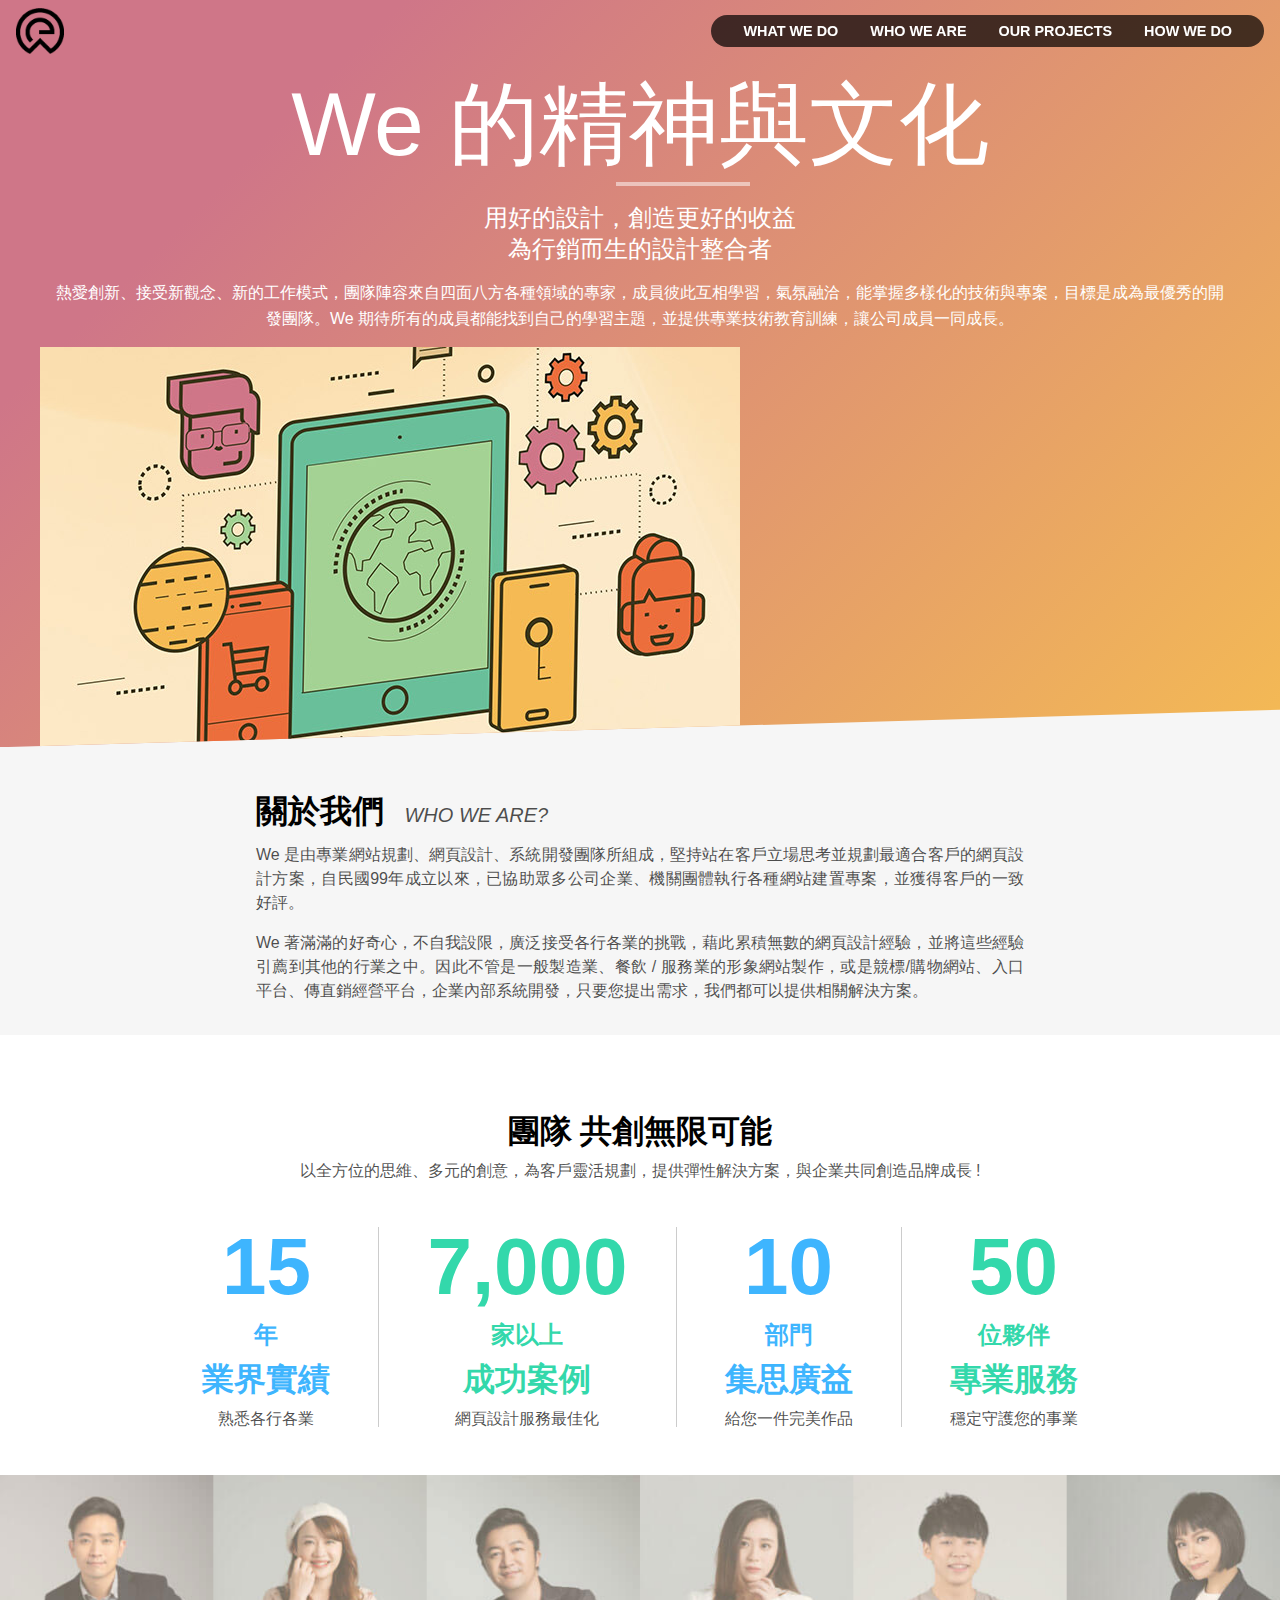
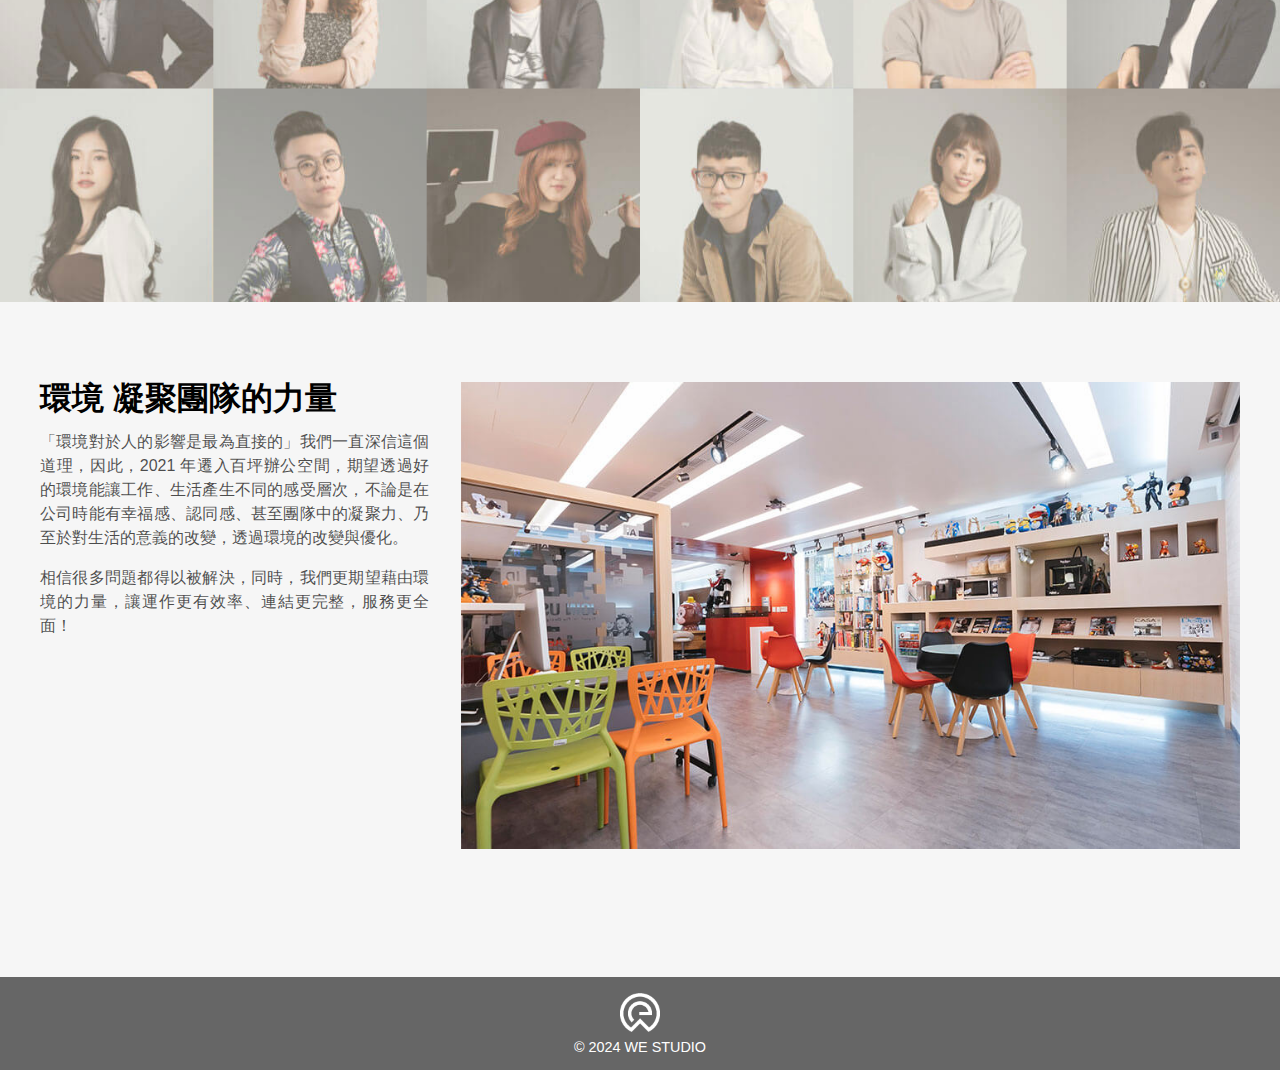
<file: we-main/about.html>
<!DOCTYPE html>
<html lang="zh-Hant-TW">

<head>
    <meta charset="UTF-8">
    <meta name="viewport" content="width=device-width, initial-scale=1.0">
    <meta property="og:url" content="https://awayh.github.io/we/about.html">
    <meta property="og:type" content="website">
    <meta property="og:title" content="關於我們 - We studio">
    <meta property="og:description" content="熱愛創新、接受新觀念、新的工作模式，團隊陣容來自四面八方各種領域的專家，成員彼此互相學習，氣氛融洽，能掌握多樣化的技術與專案，目標是成為最優秀的開發團隊。We 期待所有的成員都能找到自己的學習主題，並提供專業技術教育訓練，讓公司成員一同成長。">
    <meta property="og:image" content="https://awayh.github.io/we/images/og-about.png">
    <meta property="og:locale" content="zh_TW">
    <meta name="keywords" content="網頁設計, 網站設計, 網頁收益, 網頁創新">
    <meta name="description" content="熱愛創新、接受新觀念、新的工作模式，團隊陣容來自四面八方各種領域的專家，成員彼此互相學習，氣氛融洽，能掌握多樣化的技術與專案，目標是成為最優秀的開發團隊。We 期待所有的成員都能找到自己的學習主題，並提供專業技術教育訓練，讓公司成員一同成長。">
    <title>關於我們 - We studio</title>
    <link rel="stylesheet" href="./style/reset.css">
    <link rel="stylesheet" href="./style/all.css">
    <link rel="stylesheet" href="./style/master.css">
    <link rel="stylesheet" href="./style/about.css">
    <link rel="stylesheet" href="https://cdnjs.cloudflare.com/ajax/libs/font-awesome/5.15.4/css/all.min.css" integrity="sha512-1ycn6IcaQQ40/MKBW2W4Rhis/DbILU74C1vSrLJxCq57o941Ym01SwNsOMqvEBFlcgUa6xLiPY/NS5R+E6ztJQ==" crossorigin="anonymous" referrerpolicy="no-referrer" />
    <link rel="shortcut icon" href="./images/logo-header.png" type="image/x-icon">
</head>

<body>
    <header class="header">
        <div class="header-head">
            <a href="./">
                <img class="header-img header-img-logo" src="./images/logo-header.png" alt="We Studio" width="60" height="58">
            </a>
        </div>
        <div class="header-body">
            <nav class="header-nav">
                <ul class="header-ul">
                    <li class="header-li">
                        <a href="./service.html" class="header-link">what we do</a>
                    </li>
                    <li class="header-li">
                        <a href="./about.html" class="header-link">who we are</a>
                    </li>
                    <li class="header-li">
                        <a href="./works.html" class="header-link">our projects</a>
                    </li>
                    <li class="header-li">
                        <a href="./process.html" class="header-link">how we do</a>
                    </li>
                </ul>
                <button class="header-btn header-btn-times" type="button">
                    <i class="fas fa-times"></i>
                </button>
            </nav>
        </div>
        <div class="header-foot">
            <button type="button" class="header-btn header-btn-bars">
                <i class="fas fa-bars"></i>
            </button>
        </div>
    </header>

    <section class="banner banner-about">
        <div class="banner-container container mx-auto">
            <div class="banner-head">
                <h1 class="banner-title banner-title-line">We 的精神與文化</h1>
                <p class="banner-desc banner-desc-lg">用好的設計，創造更好的收益 <br>為行銷而生的設計整合者</p>
                <p class="banner-desc">熱愛創新、接受新觀念、新的工作模式，團隊陣容來自四面八方各種領域的專家，成員彼此互相學習，氣氛融洽，能掌握多樣化的技術與專案，目標是成為最優秀的開發團隊。We 期待所有的成員都能找到自己的學習主題，並提供專業技術教育訓練，讓公司成員一同成長。</p>
            </div>
            <div class="banner-body">
                <img class="banner-img banner-img-fit" src="./images/banner-about.jpg" width="700" height="926" alt="關於我們">
            </div>
        </div>
    </section>

    <main class="main">
        <header class="main-head container-md mx-auto">
            <h2 class="main-title">
                <span class="main-cht">關於我們</span>
                <small class="main-small">who we are?</small>
            </h2>
            <p class="main-desc">We 是由專業網站規劃、網頁設計、系統開發團隊所組成，堅持站在客戶立場思考並規劃最適合客戶的網頁設計方案，自民國99年成立以來，已協助眾多公司企業、機關團體執行各種網站建置專案，並獲得客戶的一致好評。</p>
            <p class="main-desc">We 著滿滿的好奇心，不自我設限，廣泛接受各行各業的挑戰，藉此累積無數的網頁設計經驗，並將這些經驗引薦到其他的行業之中。因此不管是一般製造業、餐飲 / 服務業的形象網站製作，或是競標/購物網站、入口平台、傳直銷經營平台，企業內部系統開發，只要您提出需求，我們都可以提供相關解決方案。</p>
        </header>
        <div class="main-body">
            <section class="state">
                <header class="state-head">
                    <h4 class="state-title">團隊 共創無限可能</h4>
                    <p class="state-desc">以全方位的思維、多元的創意，為客戶靈活規劃，提供彈性解決方案，與企業共同創造品牌成長 !</p>
                </header>
                <div class="state-body">
                    <ul class="state-ul">
                        <li class="state-li">
                            <span class="state-number">15</span>
                            <span class="state-unit">年</span>
                            <strong class="state-term">業界實績</strong>
                            <span class="state-tips">熟悉各行各業</span>
                        </li>
                        <li class="state-li">
                            <span class="state-number">7,000</span>
                            <span class="state-unit">家以上</span>
                            <strong class="state-term">成功案例</strong>
                            <span class="state-tips">網頁設計服務最佳化</span>
                        </li>
                        <li class="state-li">
                            <span class="state-number">10</span>
                            <span class="state-unit">部門</span>
                            <strong class="state-term">集思廣益</strong>
                            <span class="state-tips">給您一件完美作品</span>
                        </li>
                        <li class="state-li">
                            <span class="state-number">50</span>
                            <span class="state-unit">位夥伴</span>
                            <strong class="state-term">專業服務</strong>
                            <span class="state-tips">穩定守護您的事業</span>
                        </li>
                    </ul>
                </div>
                <footer class="state-foot">
                    <picture>
                        <source media="(min-width: 481px)" srcset="./images/masters.jpg">
                        <source media="(max-width: 480px)" srcset="./images/masters2.jpg">
                        <img class="state-img" src="./images/masters.jpg" width="1440" height="480" alt="">
                    </picture>
                </footer>
            </section>
            <div class="env container mx-auto">
                <div class="env-head">
                    <h4 class="env-title">環境 凝聚團隊的力量</h4>
                    <p class="env-desc">「環境對於人的影響是最為直接的」我們一直深信這個道理，因此，2021 年遷入百坪辦公空間，期望透過好的環境能讓工作、生活產生不同的感受層次，不論是在公司時能有幸福感、認同感、甚至團隊中的凝聚力、乃至於對生活的意義的改變，透過環境的改變與優化。</p>
                    <p class="env-desc">相信很多問題都得以被解決，同時，我們更期望藉由環境的力量，讓運作更有效率、連結更完整，服務更全面！</p>
                </div>
                <div class="env-body">
                    <img class="env-img" src="./images/env.jpg" width="940" height="564" alt="工作環境">
                </div>
            </div>
        </div>
    </main>

    <footer class="footer">
        <div class="footer-head">
            <img class="footer-img footer-img-logo" src="./images/logo-footer.png" alt="We studio" width="60" height="58">
            <!-- 字符 -->
            <p class="footer-desc">&copy; 2024 we studio</p>
        </div>
        <div class="footer-body">
            <ul class="footer-ul">
                <li class="footer-li">
                    <a href="./service.html" class="footer-link">what we do</a>
                </li>
                <li class="footer-li">
                    <a href="./about.html" class="footer-link">who we are</a>
                </li>
                <li class="footer-li">
                    <a href="./works.html" class="footer-link">our projects</a>
                </li>
                <li class="footer-li">
                    <a href="./process.html" class="footer-link">how we do</a>
                </li>
            </ul>
        </div>
    </footer>

    <aside class="aside">
        <div class="aside-head">
            <a class="aside-link aside-link-top" href="#">
                <i class="fas fa-angle-double-up"></i>
            </a>
        </div>
    </aside>

</body>

</html>
</file>
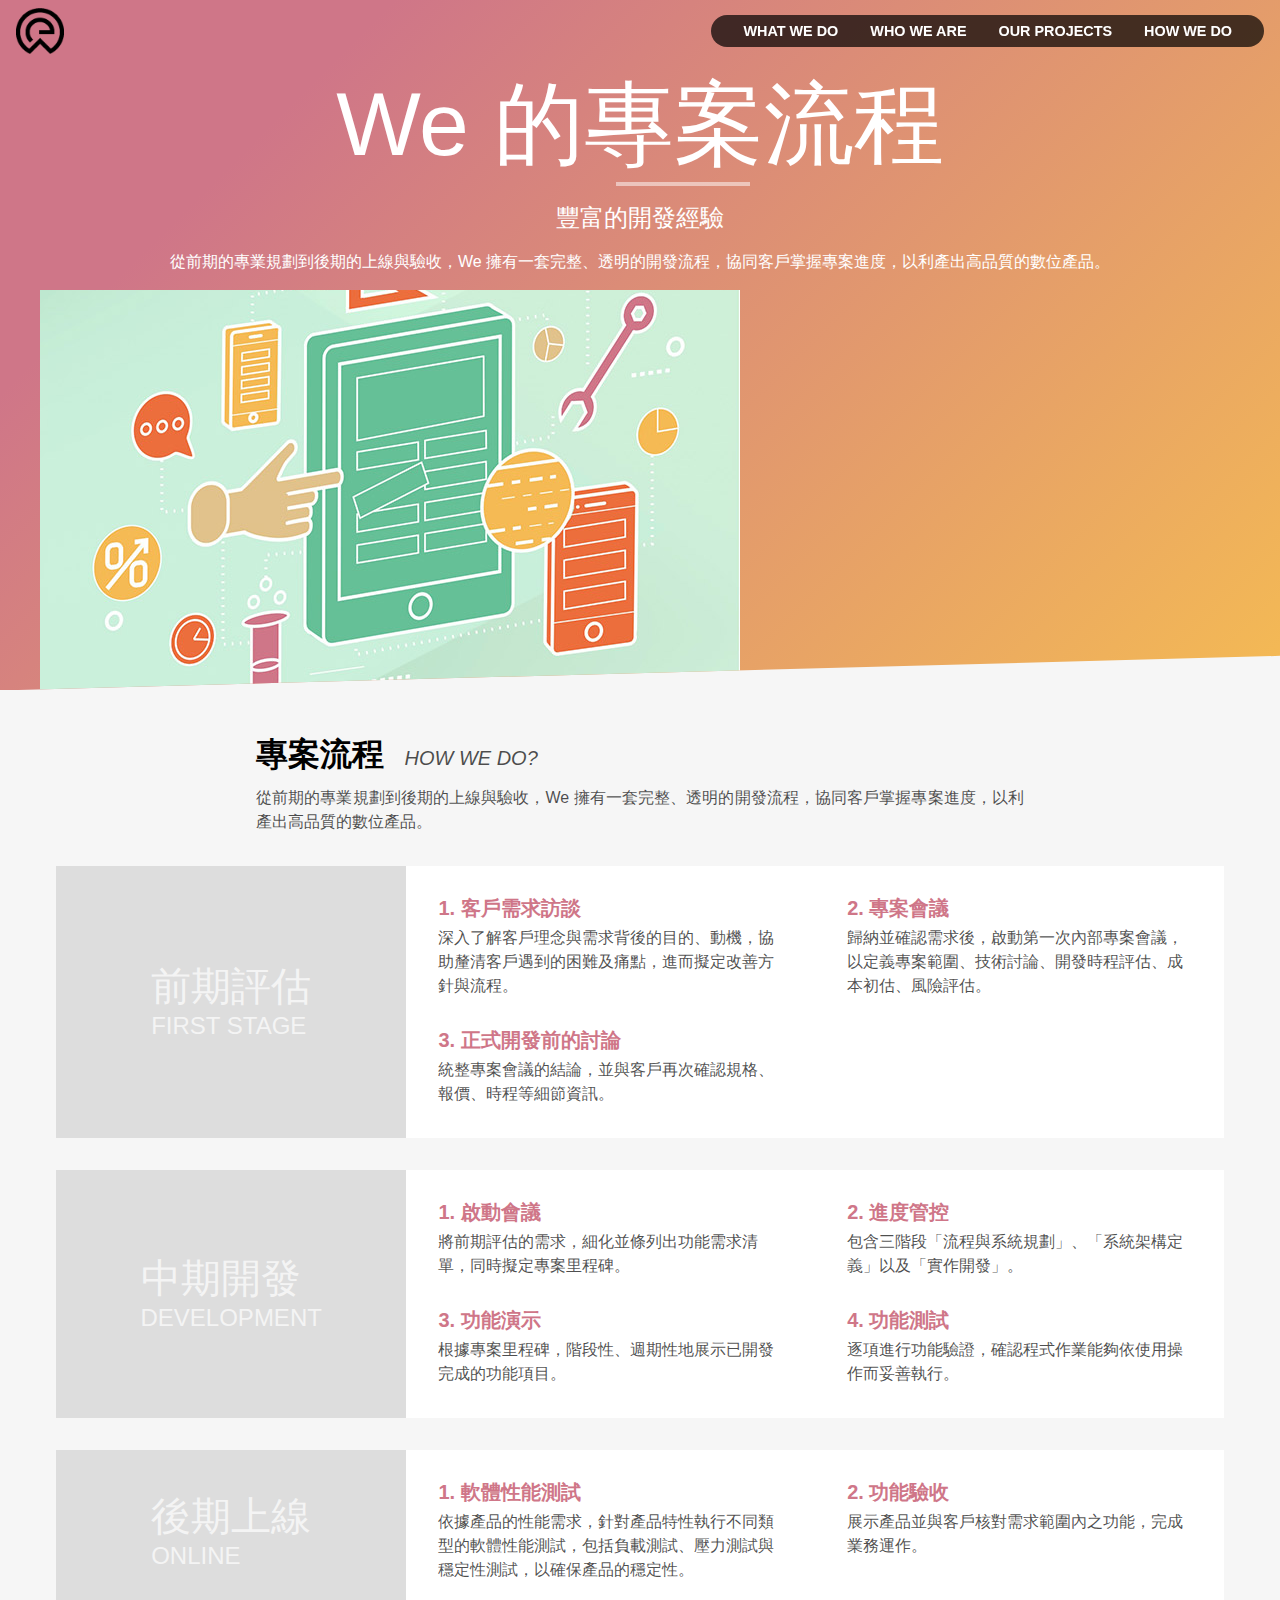
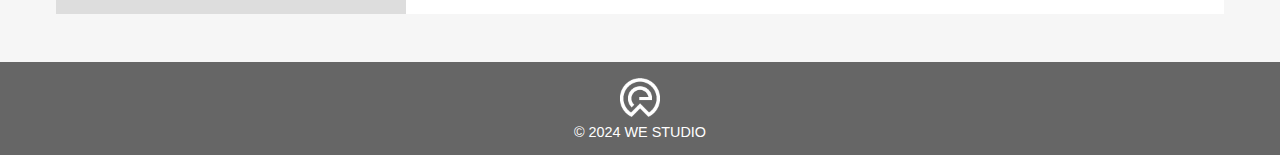
<file: we-main/process.html>
<!DOCTYPE html>
<html lang="zh-Hant-TW">

<head>
    <meta charset="UTF-8">
    <meta name="viewport" content="width=device-width, initial-scale=1.0">
    <meta property="og:url" content="https://awayh.github.io/we/process.html">
    <meta property="og:type" content="website">
    <meta property="og:title" content="專案流程 - We studio">
    <meta property="og:description" content="從前期的專業規劃到後期的上線與驗收，We 擁有一套完整、透明的開發流程，協同客戶掌握專案進度，以利產出高品質的數位產品。">
    <meta property="og:image" content="https://awayh.github.io/we/images/og-process.png">
    <meta property="og:locale" content="zh_TW">
    <meta name="keywords" content="網站評估, 網站開發, 網站上線, 訪談, 網站測試, 網站驗收">
    <meta name="description" content="從前期的專業規劃到後期的上線與驗收，We 擁有一套完整、透明的開發流程，協同客戶掌握專案進度，以利產出高品質的數位產品。">
    <title>專案流程 - We studio</title>
    <link rel="stylesheet" href="./style/reset.css">
    <link rel="stylesheet" href="./style/all.css">
    <link rel="stylesheet" href="./style/master.css">
    <link rel="stylesheet" href="./style/process.css">
    <link rel="stylesheet" href="https://cdnjs.cloudflare.com/ajax/libs/font-awesome/5.15.4/css/all.min.css" integrity="sha512-1ycn6IcaQQ40/MKBW2W4Rhis/DbILU74C1vSrLJxCq57o941Ym01SwNsOMqvEBFlcgUa6xLiPY/NS5R+E6ztJQ==" crossorigin="anonymous" referrerpolicy="no-referrer" />
    <link rel="shortcut icon" href="./images/logo-header.png" type="image/x-icon">
</head>

<body>
    <header class="header">
        <div class="header-head">
            <a href="./">
                <img class="header-img header-img-logo" src="./images/logo-header.png" alt="We Studio" width="60" height="58">
            </a>
        </div>
        <div class="header-body">
            <nav class="header-nav">
                <ul class="header-ul">
                    <li class="header-li">
                        <a href="./service.html" class="header-link">what we do</a>
                    </li>
                    <li class="header-li">
                        <a href="./about.html" class="header-link">who we are</a>
                    </li>
                    <li class="header-li">
                        <a href="./works.html" class="header-link">our projects</a>
                    </li>
                    <li class="header-li">
                        <a href="./process.html" class="header-link">how we do</a>
                    </li>
                </ul>
                <button class="header-btn header-btn-times" type="button">
                    <i class="fas fa-times"></i>
                </button>
            </nav>
        </div>
        <div class="header-foot">
            <button type="button" class="header-btn header-btn-bars">
                <i class="fas fa-bars"></i>
            </button>
        </div>
    </header>

    <section class="banner banner-process">
        <div class="banner-container container mx-auto">
            <div class="banner-head">
                <h1 class="banner-title banner-title-line">We 的專案流程</h1>
                <p class="banner-desc banner-desc-lg">豐富的開發經驗</p>
                <p class="banner-desc">從前期的專業規劃到後期的上線與驗收，We 擁有一套完整、透明的開發流程，協同客戶掌握專案進度，以利產出高品質的數位產品。</p>
            </div>
            <div class="banner-body">
                <img class="banner-img banner-img-fit" src="./images/banner-process.jpg" width="700" height="926" alt="We 的專案流程">
            </div>
        </div>
    </section>

    <main class="main">
        <header class="main-head container-md mx-auto">
            <h2 class="main-title">
                <span class="main-cht">專案流程</span>
                <small class="main-small">how we do?</small>
            </h2>
            <p class="main-desc">從前期的專業規劃到後期的上線與驗收，We 擁有一套完整、透明的開發流程，協同客戶掌握專案進度，以利產出高品質的數位產品。</p>
        </header>
        <div class="main-body container mx-auto">
            <div class="process">
                <section class="process-item">
                    <div class="process-head">
                        <h2 class="process-name">
                            <span class="process-cht">前期評估</span>
                            <small class="process-en">first stage</small>
                        </h2>
                    </div>
                    <div class="process-body">
                        <ol class="process-ol">
                            <li class="process-li">
                                <h3 class="process-title">客戶需求訪談</h3>
                                <p class="process-desc">深入了解客戶理念與需求背後的目的、動機，協助釐清客戶遇到的困難及痛點，進而擬定改善方針與流程。</p>
                            </li>
                            <li class="process-li">
                                <h3 class="process-title">專案會議</h3>
                                <p class="process-desc">歸納並確認需求後，啟動第一次內部專案會議，以定義專案範圍、技術討論、開發時程評估、成本初估、風險評估。</p>
                            </li>
                            <li class="process-li">
                                <h3 class="process-title">正式開發前的討論</h3>
                                <p class="process-desc">統整專案會議的結論，並與客戶再次確認規格、報價、時程等細節資訊。</p>
                            </li>
                        </ol>
                    </div>
                </section>
                <section class="process-item">
                    <div class="process-head">
                        <h2 class="process-name">
                            <span class="process-cht">中期開發</span>
                            <small class="process-en">development</small>
                        </h2>
                    </div>
                    <div class="process-body">
                        <ol class="process-ol">
                            <li class="process-li">
                                <h3 class="process-title">啟動會議</h3>
                                <p class="process-desc">將前期評估的需求，細化並條列出功能需求清單，同時擬定專案里程碑。</p>
                            </li>
                            <li class="process-li">
                                <h3 class="process-title">進度管控</h3>
                                <p class="process-desc">包含三階段「流程與系統規劃」、「系統架構定義」以及「實作開發」。</p>
                            </li>
                            <li class="process-li">
                                <h3 class="process-title">功能演示</h3>
                                <p class="process-desc">根據專案里程碑，階段性、週期性地展示已開發完成的功能項目。</p>
                            </li>
                            <li class="process-li">
                                <h3 class="process-title">功能測試</h3>
                                <p class="process-desc">逐項進行功能驗證，確認程式作業能夠依使用操作而妥善執行。</p>
                            </li>
                        </ol>
                    </div>
                </section>
                <section class="process-item">
                    <div class="process-head">
                        <h2 class="process-name">
                            <span class="process-cht">後期上線</span>
                            <small class="process-en">online</small>
                        </h2>
                    </div>
                    <div class="process-body">
                        <ol class="process-ol">
                            <li class="process-li">
                                <h3 class="process-title">軟體性能測試</h3>
                                <p class="process-desc">依據產品的性能需求，針對產品特性執行不同類型的軟體性能測試，包括負載測試、壓力測試與穩定性測試，以確保產品的穩定性。</p>
                            </li>
                            <li class="process-li">
                                <h3 class="process-title">功能驗收</h3>
                                <p class="process-desc">展示產品並與客戶核對需求範圍內之功能，完成業務運作。</p>
                            </li>
                        </ol>
                    </div>
                </section>
            </div>
        </div>
    </main>

    <footer class="footer">
        <div class="footer-head">
            <img class="footer-img footer-img-logo" src="./images/logo-footer.png" alt="We studio" width="60" height="58">
            <!-- 字符 -->
            <p class="footer-desc">&copy; 2024 we studio</p>
        </div>
        <div class="footer-body">
            <ul class="footer-ul">
                <li class="footer-li">
                    <a href="./service.html" class="footer-link">what we do</a>
                </li>
                <li class="footer-li">
                    <a href="./about.html" class="footer-link">who we are</a>
                </li>
                <li class="footer-li">
                    <a href="./works.html" class="footer-link">our projects</a>
                </li>
                <li class="footer-li">
                    <a href="./process.html" class="footer-link">how we do</a>
                </li>
            </ul>
        </div>
    </footer>

    <aside class="aside">
        <div class="aside-head">
            <a class="aside-link aside-link-top" href="#">
                <i class="fas fa-angle-double-up"></i>
            </a>
        </div>
    </aside>

</body>

</html>
</file>
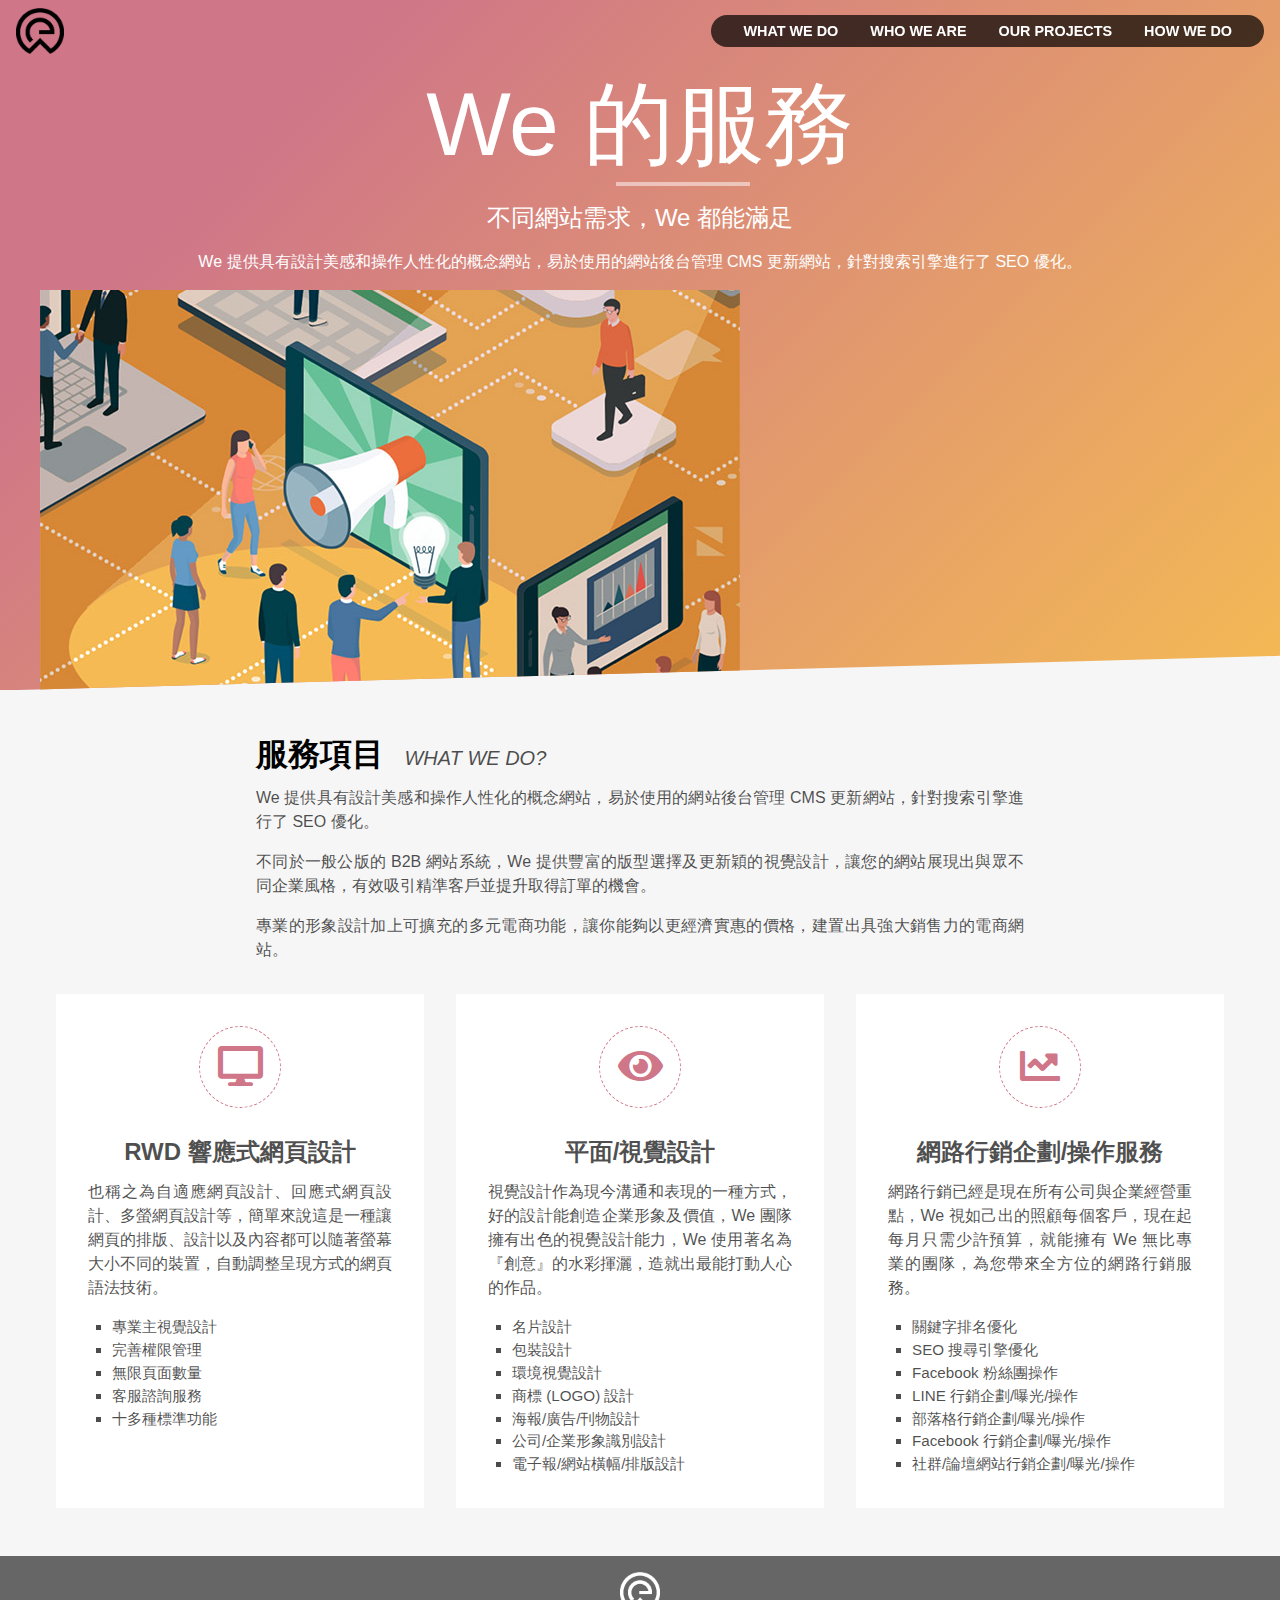
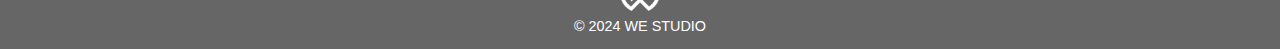
<file: we-main/service.html>
<!DOCTYPE html>
<html lang="zh-Hant-TW">

<head>
    <meta charset="UTF-8">
    <meta name="viewport" content="width=device-width, initial-scale=1.0">
    <meta property="og:url" content="https://awayh.github.io/we/service.html">
    <meta property="og:type" content="website">
    <meta property="og:title" content="We 的服務 - We studio">
    <meta property="og:description" content="We 提供具有設計美感和操作人性化的概念網站，易於使用的網站後台管理 CMS 更新網站，針對搜索引擎進行了 SEO 優化。">
    <meta property="og:image" content="https://awayh.github.io/we/images/og-service.png">
    <meta property="og:locale" content="zh_TW">
    <meta name="keywords" content="RWD, RWD響應式, RWD響應式設計, 網頁設計, 平面設計, 視覺設計, 網路行銷, 網路企劃, SEO">
    <meta name="description" content="We 提供具有設計美感和操作人性化的概念網站，易於使用的網站後台管理 CMS 更新網站，針對搜索引擎進行了 SEO 優化。">
    <title>We 的服務 - We studio</title>
    <link rel="stylesheet" href="./style/reset.css">
    <link rel="stylesheet" href="./style/all.css">
    <link rel="stylesheet" href="./style/master.css">
    <link rel="stylesheet" href="./style/service.css">
    <link rel="stylesheet" href="https://cdnjs.cloudflare.com/ajax/libs/font-awesome/5.15.4/css/all.min.css" integrity="sha512-1ycn6IcaQQ40/MKBW2W4Rhis/DbILU74C1vSrLJxCq57o941Ym01SwNsOMqvEBFlcgUa6xLiPY/NS5R+E6ztJQ==" crossorigin="anonymous" referrerpolicy="no-referrer" />
    <link rel="shortcut icon" href="./images/logo-header.png" type="image/x-icon">
</head>

<body>
    <header class="header">
        <div class="header-head">
            <a href="./">
                <img class="header-img header-img-logo" src="./images/logo-header.png" alt="We Studio" width="60" height="58">
            </a>
        </div>
        <div class="header-body">
            <nav class="header-nav">
                <ul class="header-ul">
                    <li class="header-li">
                        <a href="./service.html" class="header-link">what we do</a>
                    </li>
                    <li class="header-li">
                        <a href="./about.html" class="header-link">who we are</a>
                    </li>
                    <li class="header-li">
                        <a href="./works.html" class="header-link">our projects</a>
                    </li>
                    <li class="header-li">
                        <a href="./process.html" class="header-link">how we do</a>
                    </li>
                </ul>
                <button class="header-btn header-btn-times" type="button">
                    <i class="fas fa-times"></i>
                </button>
            </nav>
        </div>
        <div class="header-foot">
            <button type="button" class="header-btn header-btn-bars">
                <i class="fas fa-bars"></i>
            </button>
        </div>
    </header>

    <section class="banner banner-service">
        <div class="banner-container container mx-auto">
            <div class="banner-head">
                <h1 class="banner-title banner-title-line">We 的服務</h1>
                <p class="banner-desc banner-desc-lg">不同網站需求，We 都能滿足</p>
                <p class="banner-desc">We 提供具有設計美感和操作人性化的概念網站，易於使用的網站後台管理 CMS 更新網站，針對搜索引擎進行了 SEO 優化。</p>
            </div>
            <div class="banner-body">
                <img class="banner-img banner-img-fit" src="./images/banner-service.jpg" width="700" height="926" alt="We 的服務">
            </div>
        </div>
    </section>

    <main class="main">
        <header class="main-head container-md mx-auto">
            <h2 class="main-title">
                <span class="main-cht">服務項目</span>
                <small class="main-small">what we do?</small>
            </h2>
            <p class="main-desc">We 提供具有設計美感和操作人性化的概念網站，易於使用的網站後台管理 CMS 更新網站，針對搜索引擎進行了 SEO 優化。</p>
            <p class="main-desc">不同於一般公版的 B2B 網站系統，We 提供豐富的版型選擇及更新穎的視覺設計，讓您的網站展現出與眾不同企業風格，有效吸引精準客戶並提升取得訂單的機會。</p>
            <p class="main-desc">專業的形象設計加上可擴充的多元電商功能，讓你能夠以更經濟實惠的價格，建置出具強大銷售力的電商網站。</p>
        </header>
        <div class="main-body container mx-auto">
            <div class="grid grid-3">
                <section class="card">
                    <header class="card-head">
                        <div class="card-icon">
                            <i class="fas fa-desktop"></i>
                        </div>
                        <h2 class="card-title">RWD 響應式網頁設計</h2>
                    </header>
                    <div class="card-body">
                        <p class="card-desc">也稱之為自適應網頁設計、回應式網頁設計、多螢網頁設計等，簡單來說這是一種讓網頁的排版、設計以及內容都可以隨著螢幕大小不同的裝置，自動調整呈現方式的網頁語法技術。</p>
                        <ul class="card-ul">
                            <li class="card-li">專業主視覺設計</li>
                            <li class="card-li">完善權限管理</li>
                            <li class="card-li">無限頁面數量</li>
                            <li class="card-li">客服諮詢服務</li>
                            <li class="card-li">十多種標準功能</li>
                        </ul>
                    </div>
                </section>
                <section class="card">
                    <header class="card-head">
                        <div class="card-icon">
                            <i class="fas fa-eye"></i>
                        </div>
                        <h2 class="card-title">平面/視覺設計</h2>
                    </header>
                    <div class="card-body">
                        <p class="card-desc">視覺設計作為現今溝通和表現的一種方式，好的設計能創造企業形象及價值，We 團隊擁有出色的視覺設計能力，We 使用著名為『創意』的水彩揮灑，造就出最能打動人心的作品。</p>
                        <ul class="card-ul">
                            <li class="card-li">名片設計</li>
                            <li class="card-li">包裝設計</li>
                            <li class="card-li">環境視覺設計</li>
                            <li class="card-li">商標 (LOGO) 設計</li>
                            <li class="card-li">海報/廣告/刊物設計</li>
                            <li class="card-li">公司/企業形象識別設計</li>
                            <li class="card-li">電子報/網站橫幅/排版設計</li>
                        </ul>
                    </div>
                </section>
                <section class="card">
                    <header class="card-head">
                        <div class="card-icon">
                            <i class="fas fa-chart-line"></i>
                        </div>
                        <h2 class="card-title">網路行銷企劃/操作服務</h2>
                    </header>
                    <div class="card-body">
                        <p class="card-desc">網路行銷已經是現在所有公司與企業經營重點，We 視如己出的照顧每個客戶，現在起每月只需少許預算，就能擁有 We 無比專業的團隊，為您帶來全方位的網路行銷服務。</p>
                        <ul class="card-ul">
                            <li class="card-li">關鍵字排名優化</li>
                            <li class="card-li">SEO 搜尋引擎優化</li>
                            <li class="card-li">Facebook 粉絲團操作</li>
                            <li class="card-li">LINE 行銷企劃/曝光/操作</li>
                            <li class="card-li">部落格行銷企劃/曝光/操作</li>
                            <li class="card-li">Facebook 行銷企劃/曝光/操作</li>
                            <li class="card-li">社群/論壇網站行銷企劃/曝光/操作</li>
                        </ul>
                    </div>
                </section>
            </div>
        </div>
    </main>

    <footer class="footer">
        <div class="footer-head">
            <img class="footer-img footer-img-logo" src="./images/logo-footer.png" alt="We studio" width="60" height="58">
            <!-- 字符 -->
            <p class="footer-desc">&copy; 2024 we studio</p>
        </div>
        <div class="footer-body">
            <ul class="footer-ul">
                <li class="footer-li">
                    <a href="./service.html" class="footer-link">what we do</a>
                </li>
                <li class="footer-li">
                    <a href="./about.html" class="footer-link">who we are</a>
                </li>
                <li class="footer-li">
                    <a href="./works.html" class="footer-link">our projects</a>
                </li>
                <li class="footer-li">
                    <a href="./process.html" class="footer-link">how we do</a>
                </li>
            </ul>
        </div>
    </footer>

    <aside class="aside">
        <div class="aside-head">
            <a class="aside-link aside-link-top" href="#">
                <i class="fas fa-angle-double-up"></i>
            </a>
        </div>
    </aside>

</body>

</html>
</file>
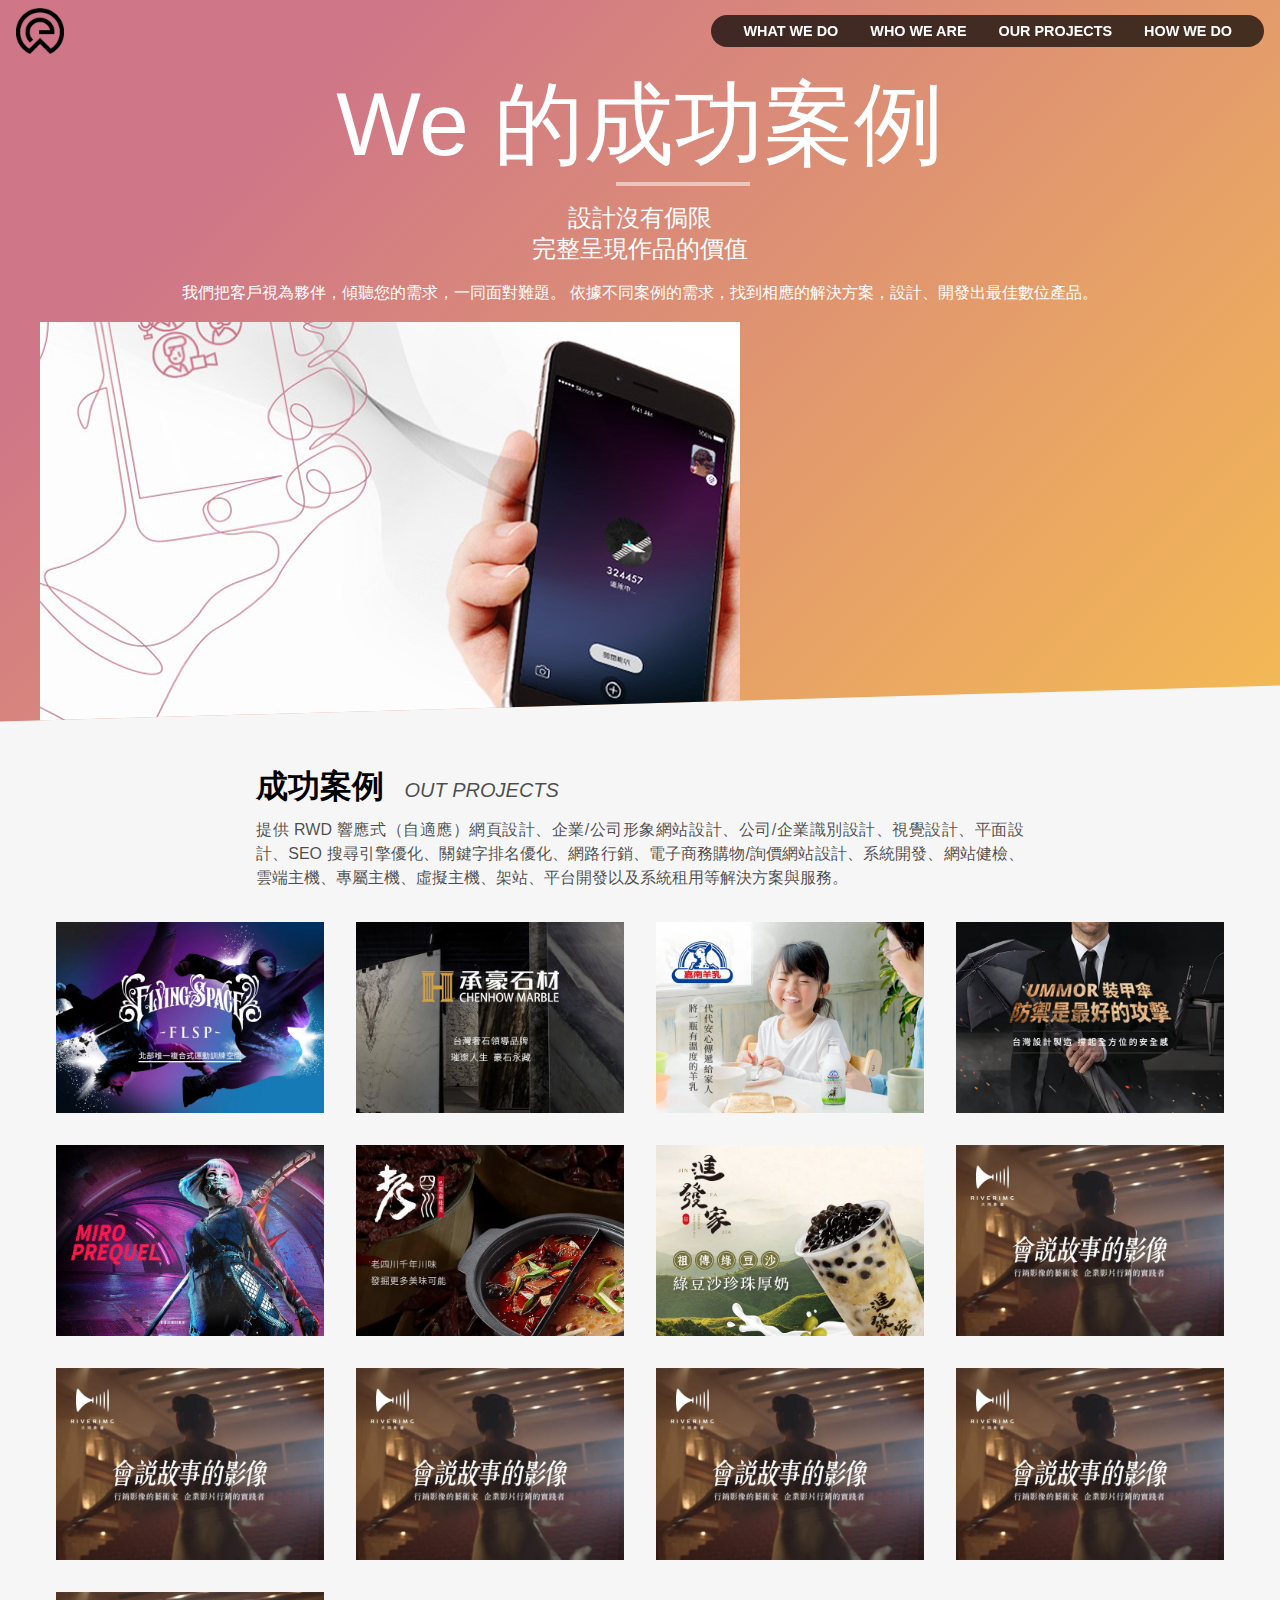
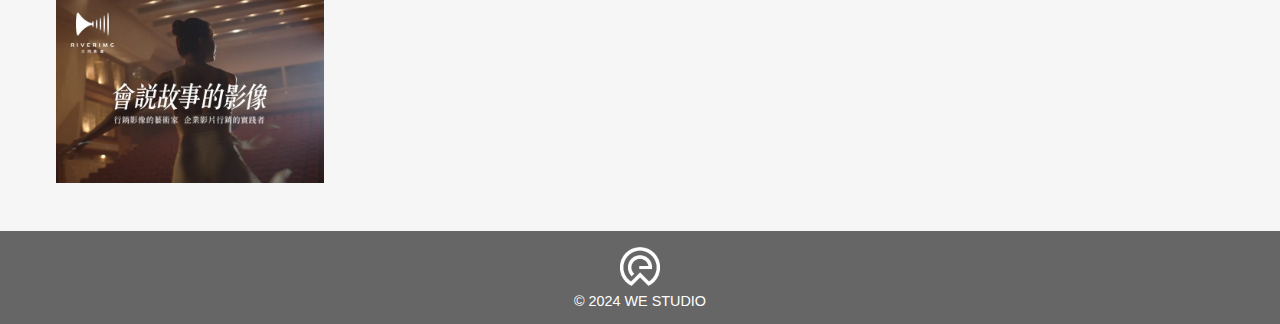
<file: we-main/works.html>
<!DOCTYPE html>
<html lang="zh-Hant-TW">

<head>
    <meta charset="UTF-8">
    <meta name="viewport" content="width=device-width, initial-scale=1.0">
    <meta property="og:url" content="https://awayh.github.io/we/works.html">
    <meta property="og:type" content="website">
    <meta property="og:title" content="成功案例 - We studio">
    <meta property="og:description" content="我們把客戶視為夥伴，傾聽您的需求，一同面對難題。 依據不同案例的需求，找到相應的解決方案，設計、開發出最佳數位產品。">
    <meta property="og:image" content="https://awayh.github.io/we/images/og-works.png">
    <meta property="og:locale" content="zh_TW">
    <meta name="keywords" content="網頁設計, 網站設計, 網頁設計公司, 公司網站架設">
    <meta name="description" content="我們把客戶視為夥伴，傾聽您的需求，一同面對難題。 依據不同案例的需求，找到相應的解決方案，設計、開發出最佳數位產品。">
    <title>成功案例 - We studio</title>
    <link rel="stylesheet" href="./style/reset.css">
    <link rel="stylesheet" href="./style/all.css">
    <link rel="stylesheet" href="./style/master.css">
    <link rel="stylesheet" href="./style/works.css">
    <link rel="stylesheet" href="https://cdnjs.cloudflare.com/ajax/libs/font-awesome/5.15.4/css/all.min.css" integrity="sha512-1ycn6IcaQQ40/MKBW2W4Rhis/DbILU74C1vSrLJxCq57o941Ym01SwNsOMqvEBFlcgUa6xLiPY/NS5R+E6ztJQ==" crossorigin="anonymous" referrerpolicy="no-referrer" />
    <link rel="shortcut icon" href="./images/logo-header.png" type="image/x-icon">
</head>

<body>
    <header class="header">
        <div class="header-head">
            <a href="./">
                <img class="header-img header-img-logo" src="./images/logo-header.png" alt="We Studio" width="60" height="58">
            </a>
        </div>
        <div class="header-body">
            <nav class="header-nav">
                <ul class="header-ul">
                    <li class="header-li">
                        <a href="./service.html" class="header-link">what we do</a>
                    </li>
                    <li class="header-li">
                        <a href="./about.html" class="header-link">who we are</a>
                    </li>
                    <li class="header-li">
                        <a href="./works.html" class="header-link">our projects</a>
                    </li>
                    <li class="header-li">
                        <a href="./process.html" class="header-link">how we do</a>
                    </li>
                </ul>
                <button class="header-btn header-btn-times" type="button">
                    <i class="fas fa-times"></i>
                </button>
            </nav>
        </div>
        <div class="header-foot">
            <button type="button" class="header-btn header-btn-bars">
                <i class="fas fa-bars"></i>
            </button>
        </div>
    </header>

    <section class="banner banner-works">
        <div class="banner-container container mx-auto">
            <div class="banner-head">
                <h1 class="banner-title banner-title-line">We 的成功案例</h1>
                <p class="banner-desc banner-desc-lg">設計沒有侷限 <br>完整呈現作品的價值</p>
                <p class="banner-desc">我們把客戶視為夥伴，傾聽您的需求，一同面對難題。 依據不同案例的需求，找到相應的解決方案，設計、開發出最佳數位產品。</p>
            </div>
            <div class="banner-body">
                <img class="banner-img banner-img-fit" src="./images/banner-works.jpg" width="700" height="926" alt="We 的成功案例">
            </div>
        </div>
    </section>

    <main class="main">
        <header class="main-head container-md mx-auto">
            <h2 class="main-title">
                <span class="main-cht">成功案例</span>
                <small class="main-small">out projects</small>
            </h2>
            <p class="main-desc">提供 RWD 響應式（自適應）網頁設計、企業/公司形象網站設計、公司/企業識別設計、視覺設計、平面設計、SEO 搜尋引擎優化、關鍵字排名優化、網路行銷、電子商務購物/詢價網站設計、系統開發、網站健檢、雲端主機、專屬主機、虛擬主機、架站、平台開發以及系統租用等解決方案與服務。</p>
        </header>
        <div class="main-body container mx-auto">
            <div class="grid grid-4">
                <a href="javascript:;">
                    <section class="card">
                        <header class="card-head">
                            <h2 class="card-title">Flying Space飛翔運動空間</h2>
                        </header>
                        <div class="card-body">
                            <img class="card-img" src="./images/works1.webp" width="700" height="500" alt="Flying Space飛翔運動空間">
                        </div>
                    </section>
                </a>
                <a href="javascript:;">
                    <section class="card">
                        <header class="card-head">
                            <h2 class="card-title">承豪石材有限公司</h2>
                        </header>
                        <div class="card-body">
                            <img class="card-img" src="./images/works2.webp" width="700" height="500" alt="承豪石材有限公司">
                        </div>
                    </section>
                </a>
                <a href="javascript:;">
                    <section class="card">
                        <header class="card-head">
                            <h2 class="card-title">嘉南羊乳-總公司官方網站</h2>
                        </header>
                        <div class="card-body">
                            <img class="card-img" src="./images/works3.webp" width="700" height="500" alt="嘉南羊乳-總公司官方網站">
                        </div>
                    </section>
                </a>
                <a href="javascript:;">
                    <section class="card">
                        <header class="card-head">
                            <h2 class="card-title">UMMOR 裝甲傘_綜鳴實業有限公司</h2>
                        </header>
                        <div class="card-body">
                            <img class="card-img" src="./images/works4.webp" width="700" height="500" alt="UMMOR 裝甲傘_綜鳴實業有限公司">
                        </div>
                    </section>
                </a>
                <a href="javascript:;">
                    <section class="card">
                        <header class="card-head">
                            <h2 class="card-title">示範案例/MIRO PREQUEL</h2>
                        </header>
                        <div class="card-body">
                            <img class="card-img" src="./images/works5.webp" width="700" height="500" alt="示範案例/MIRO PREQUEL">
                        </div>
                    </section>
                </a>
                <a href="javascript:;">
                    <section class="card">
                        <header class="card-head">
                            <h2 class="card-title">人杰老四川餐飲管理顧問股份有限公司</h2>
                        </header>
                        <div class="card-body">
                            <img class="card-img" src="./images/works6.webp" width="700" height="500" alt="人杰老四川餐飲管理顧問股份有限公司">
                        </div>
                    </section>
                </a>
                <a href="javascript:;">
                    <section class="card">
                        <header class="card-head">
                            <h2 class="card-title">進發家手搖茶官網</h2>
                        </header>
                        <div class="card-body">
                            <img class="card-img" src="./images/works7.webp" width="700" height="500" alt="進發家手搖茶官網">
                        </div>
                    </section>
                </a>
                <a href="javascript:;">
                    <section class="card">
                        <header class="card-head">
                            <h2 class="card-title">大河影像制作 Riverimg Studio</h2>
                        </header>
                        <div class="card-body">
                            <img class="card-img" src="./images/works8.webp" width="700" height="500" alt="大河影像制作 Riverimg Studio">
                        </div>
                    </section>
                </a>
                <a href="javascript:;">
                    <section class="card">
                        <header class="card-head">
                            <h2 class="card-title">大河影像制作 Riverimg Studio</h2>
                        </header>
                        <div class="card-body">
                            <img class="card-img" src="./images/works8.webp" width="700" height="500" alt="大河影像制作 Riverimg Studio">
                        </div>
                    </section>
                </a>
                <a href="javascript:;">
                    <section class="card">
                        <header class="card-head">
                            <h2 class="card-title">大河影像制作 Riverimg Studio</h2>
                        </header>
                        <div class="card-body">
                            <img class="card-img" src="./images/works8.webp" width="700" height="500" alt="大河影像制作 Riverimg Studio">
                        </div>
                    </section>
                </a>
                <a href="javascript:;">
                    <section class="card">
                        <header class="card-head">
                            <h2 class="card-title">大河影像制作 Riverimg Studio</h2>
                        </header>
                        <div class="card-body">
                            <img class="card-img" src="./images/works8.webp" width="700" height="500" alt="大河影像制作 Riverimg Studio">
                        </div>
                    </section>
                </a>
                <a href="javascript:;">
                    <section class="card">
                        <header class="card-head">
                            <h2 class="card-title">大河影像制作 Riverimg Studio</h2>
                        </header>
                        <div class="card-body">
                            <img class="card-img" src="./images/works8.webp" width="700" height="500" alt="大河影像制作 Riverimg Studio">
                        </div>
                    </section>
                </a>
                <a href="javascript:;">
                    <section class="card">
                        <header class="card-head">
                            <h2 class="card-title">大河影像制作 Riverimg Studio</h2>
                        </header>
                        <div class="card-body">
                            <img class="card-img" src="./images/works8.webp" width="700" height="500" alt="大河影像制作 Riverimg Studio">
                        </div>
                    </section>
                </a>
            </div>
        </div>
    </main>

    <footer class="footer">
        <div class="footer-head">
            <img class="footer-img footer-img-logo" src="./images/logo-footer.png" alt="We studio" width="60" height="58">
            <!-- 字符 -->
            <p class="footer-desc">&copy; 2024 we studio</p>
        </div>
        <div class="footer-body">
            <ul class="footer-ul">
                <li class="footer-li">
                    <a href="./service.html" class="footer-link">what we do</a>
                </li>
                <li class="footer-li">
                    <a href="./about.html" class="footer-link">who we are</a>
                </li>
                <li class="footer-li">
                    <a href="./works.html" class="footer-link">our projects</a>
                </li>
                <li class="footer-li">
                    <a href="./process.html" class="footer-link">how we do</a>
                </li>
            </ul>
        </div>
    </footer>

    <aside class="aside">
        <div class="aside-head">
            <a class="aside-link aside-link-top" href="#">
                <i class="fas fa-angle-double-up"></i>
            </a>
        </div>
    </aside>

</body>

</html>
</file>
<file: style/all.css>
@charset "utf-8";

html {
    scroll-behavior: smooth;
}

img {
    vertical-align: bottom;
}

body {
    font-family: Arial, Helvetica, "微軟正黑體", sans-serif;
}

/* helper -------------------------------------- */
.container {
    max-width: 1200px;
    box-sizing: border-box;
}
.container-md{
    max-width: 800px;
    box-sizing: border-box;
}

.mx-auto {
    margin-left: auto;
    margin-right: auto;
}

/* header ---------------------------------------- */

.header {
    /* background-color: pink; */
    display: flex;
    justify-content: space-between;
    align-items: center;
    position: fixed;
    z-index: 10;
    width: 100%;
}

.header-head,
.header-body,
.header-foot {
    padding: .5rem 1rem;
    box-sizing: border-box;
}

.header-head {
    /* background-color: yellowgreen; */
    width: 80px;
}

.header-foot,
.header-btn-times {
    display: none;
}

.header-img {
    max-width: 100%;
    height: auto;
}

.header-ul {
    display: flex;
    background-color: rgba(0, 0, 0, .7);
    padding: .5rem 1rem;
    border-radius: 30px;
}

.header-li {
    margin-left: 1rem;
    margin-right: 1rem;
}

.header-link {
    text-decoration: none;
    text-transform: uppercase;
    color: #fff;
    font-size: .9rem;
    font-weight: 600;
    transition-duration: .3s;
}

.header-link:hover {
    color: #cf7688;
}

/* banner ---------------------------------------- */

.banner {
    background-image: linear-gradient(135deg, #cf7688 20%, #f4ba54 100%);
    color: #fff;
    clip-path: polygon(0 0, 100% 0, 100% 85%, 0 100%);
}

.banner-container {
    display: flex;
    align-items: center;
}

.banner-head, .banner-body {
    width: 50%;
    padding-left: 1rem;
    padding-right: 1rem;
}

.banner-head {
    /* background-color: pink; */
}

.banner-body {
    /* background-color: yellowgreen; */
}

.banner-index .banner-head,
.banner-index .banner-body {
    padding-top: 3rem;
}

.banner-index .banner-head {
    display: flex;
    flex-direction: column;
    width: 40%;
}

.banner-index .banner-body {
    position: relative;
    width: 60%;
}

.banner-title {
    font-size: 2.2rem;
    margin-bottom: 2rem;
}

.banner-title-line {
    position: relative;
}

.banner-title-line::after {
    content: "";
    border-top: solid 4px rgba(255, 255, 255, .5);
    width: 1.5em;
    position: absolute;
    left: 0;
    bottom: -1rem;
}

.banner-small {
    text-transform: uppercase;
    font-size: 1.5rem;
    margin-top: .5rem;
    display: block;
}

.banner-subTitle {
    font-size: 1.75rem;
    margin-bottom: 2rem;
    line-height: 1.5;
    color: rgba(255, 255, 255, .7);
}

.banner-ul {
    display: flex;
    text-transform: uppercase;
    font-weight: 600;
    color: rgba(255, 255, 255, .3);
    margin-bottom: 4rem;
}

.banner-ul-order1 {
    order: -1;
}

.banner-li {
    margin-right: 1rem;
}

.banner-desc {
    line-height: 1.6;
}

.banner-desc + .banner-desc {
    margin-top: 1rem;
}

.banner-desc-lg {
    font-size: 1.5rem;
    line-height: 1.3;
}

.banner-btns {
    margin-top: 2rem;
}

.banner-btn {
    color: #fff;
    text-decoration: none;
    text-transform: uppercase;
    border: solid 2px #fff;
    padding: 1rem 3rem;
    border-radius: 5px;
    transition-duration: .3s;
    display: inline-block;
}

.banner-btn:hover {
    background-color: rgba(255, 255, 255, .2);
}

.banner-img {
    max-width: 100%;
    height: auto;
}

.banner-img-mobile,
.banner-img-pad {
    position: absolute;
}

.banner-img-mobile {
    left: 0;
    bottom: 5rem;
}

.banner-img-pad {
    bottom: -2rem;
    right: 1rem;
}

.banner-img-desktop {
    margin-left: 4.5rem;
}

.banner-img-fit {
    height: 400px;
    object-fit: cover;
}

/* footer ---------------------------- */

.footer {
    background-color: #666;
    display: flex;
    justify-content: space-between;
    align-items: flex-end;
    padding: 7rem 1rem 1rem;
    clip-path: polygon(0 50%, 100% 0, 100% 100%, 0 100%);
}

.footer-ul {
    display: flex;
}

.footer-li {
    margin-left: 1rem;
}

.footer-link {
    text-decoration: none;
    color: #fff;
    text-transform: uppercase;
    font-weight: 600;
    font-size: .9rem;
    transition-duration: .3s;
}

.footer-link:hover {
    color: #cf7688;
}

.footer-img-logo {
    max-width: 40px;
    height: auto;
    margin-bottom: .5rem;
}

.footer-desc {
    font-size: .9rem;
    color: #fff;
    text-transform: uppercase;
}

/* aside ------------------- */

.aside {
    position: fixed;
    right: 1rem;
    bottom: 15rem;
    z-index: 10;
}

.aside-link-top {
    font-size: 3rem;
    color: rgba(0, 0, 0, .2);
    transition-duration: .3s;
}

.aside-link-top:hover {
    color: rgba(0, 0, 0, .5);
}
</file>
<file: style/index.css>
@charset "utf-8";

.base {
    padding-top: 5rem;
    padding-bottom: 5rem;
}

.base-container {
    padding-left: 1rem;
    padding-right: 1rem;
}

.base-head,
.base-foot {
    text-align: center;
}

.base-body {
    margin-top: 3rem;
    margin-bottom: 3rem;
}

.base-title {
    text-transform: uppercase;
    font-size: 2rem;
    letter-spacing: 10px;
}

.base-btn {
    text-decoration: none;
    text-transform: uppercase;
    border: solid 2px #cf7688;
    padding: 1rem 3rem;
    display: inline-block;
    color: #cf7688;
    border-radius: 5px;
    transition-duration: .3s;
}

.base-btn:hover {
    background-color: #f6cdd5;
}

/* service -------------------------- */

.service-items {
    display: flex;
    flex-wrap: wrap;
}

.service-item {
    width: 33.33333%;
    border: solid 1px #e6e6e6;
    box-sizing: border-box;
    padding: 1.5rem 2rem;
    margin-left: -1px;
    margin-bottom: -1px;
    color: rgba(0, 0, 0, .7);
}

.service-title,
.service-icons {
    text-align: center;
}

.service-title {
    font-size: 1.25rem;
}

.service-desc {
    font-size: .95rem;
    line-height: 1.5;
    text-align: justify;
}

.service-icons {
    margin-top: 2rem;
    margin-bottom: 2rem;
    font-size: 3rem;
}

.service-icons .fas {
    color: #cf7688;
}

/* project ---------------------------------------- */

.base-project {
    background-image: linear-gradient(#f6f6f6 0, #fff 50%);
}

.project-items {
    display: flex;
    flex-wrap: wrap;
}

.project-item {
    width: 20%;
    text-align: center;
    margin-bottom: 1rem;
}

.project-img {
    max-width: 100%;
    height: auto;
}

/* intro ------------------------------------ */

.base-intro {
    background-image: url("../images/intro-bg.jpg");
    background-attachment: fixed;
    background-size: cover;
    clip-path: polygon(0 0, 100% 10%, 100% 85%, 0 100%);
    position: relative;
}

.base-intro::before {
    content: "";
    background-color: rgba(0, 0, 0, .7);
    position: absolute;
    top: 0;
    left: 0;
    width: 100%;
    height: 100%;
    z-index: -1;
}

.base-intro .base-head,
.base-intro .base-foot {
    text-align: left;
}

.base-intro .base-title {
    letter-spacing: 0;
}

.base-intro .base-title-small,
.base-intro .base-title-primary {
    display: block;
}

.base-intro .base-title-small {
    color: #ccc;
    font-size: 2.5rem;
}

.base-intro .base-title-primary {
    color: #fff;
    font-size: 3.5rem;
    margin-top: .5rem;
}

.base-intro .base-btn {
    color: #fff;
    border-color: #fff;
}

.base-intro .base-btn:hover {
    background-color: rgba(255, 255, 255, .2);
}

.intro-desc {
    color: #fff;
    line-height: 1.7;
    margin-top: 1rem;
    margin-bottom: 1rem;
}

/* build ---------------------------------------- */

.base-build .base-body {
    max-width: 500px;
    margin-left: auto;
    margin-right: auto;
}

.build-li {
    background-color: #ccc;
    padding: 1.5rem 3rem;
    text-align: center;
    color: rgba(255, 255, 255, .9);
    /* clip-path: polygon(10% 0, 100% 0, 90% 100%, 0 100%); */
    border-radius: 5px;
    transform: skew(-15deg);
}

.build-li+.build-li {
    margin-top: 2rem;
}

.build-li-1 {
    background-color: #f5ba54;
}

.build-li-2 {
    background-color: #eaa666;
}

.build-li-3 {
    background-color: #cf7688;
}

.build-content {
    transform: skew(15deg);
}

.build-title {
    font-size: 1.2rem;
    font-weight: 600;
}

.build-desc {
    line-height: 1.5;
    margin-top: 1rem;
}
</file>
<file: we-main/style/all.css>
@charset "utf-8";

html {
    scroll-behavior: smooth;
}

img {
    vertical-align: bottom;
}

body {
    font-family: Arial, Helvetica, "微軟正黑體", sans-serif;
}

/* helper -------------------------------------- */

.container {
    max-width: 1200px;
    box-sizing: border-box;
}

.container-md {
    max-width: 800px;
    box-sizing: border-box;
}

.mx-auto {
    margin-left: auto;
    margin-right: auto;
}

/* header ---------------------------------------- */

.header {
    /* background-color: pink; */
    display: flex;
    justify-content: space-between;
    align-items: center;
    position: fixed;
    z-index: 10;
    width: 100%;
}

.header-head,
.header-body,
.header-foot {
    padding: .5rem 1rem;
    box-sizing: border-box;
}

.header-head {
    /* background-color: yellowgreen; */
    width: 80px;
}

.header-foot,
.header-btn-times {
    display: none;
}

.header-img {
    max-width: 100%;
    height: auto;
}

.header-ul {
    display: flex;
    background-color: rgba(0, 0, 0, .7);
    padding: .5rem 1rem;
    border-radius: 30px;
}

.header-li {
    margin-left: 1rem;
    margin-right: 1rem;
}

.header-link {
    text-decoration: none;
    text-transform: uppercase;
    color: #fff;
    font-size: .9rem;
    font-weight: 600;
    transition-duration: .3s;
}

.header-link:hover {
    color: #cf7688;
}

/* banner ---------------------------------------- */

.banner {
    background-image: linear-gradient(135deg, #cf7688 20%, #f4ba54 100%);
    color: #fff;
    clip-path: polygon(0 0, 100% 0, 100% 85%, 0 100%);
}

.banner-container {
    display: flex;
    align-items: center;
}

.banner-head, .banner-body {
    width: 50%;
    padding-left: 1rem;
    padding-right: 1rem;
    box-sizing: border-box;
}

.banner-head {
    /* background-color: pink; */
}

.banner-body {
    /* background-color: yellowgreen; */
}

.banner-index .banner-head,
.banner-index .banner-body {
    padding-top: 3rem;
}

.banner-index .banner-head {
    display: flex;
    flex-direction: column;
    width: 40%;
}

.banner-index .banner-body {
    position: relative;
    width: 60%;
}

.banner-title {
    font-size: 2.2rem;
    margin-bottom: 2rem;
}

.banner-title-line {
    position: relative;
}

.banner-title-line::after {
    content: "";
    border-top: solid 4px rgba(255, 255, 255, .5);
    width: 1.5em;
    position: absolute;
    left: 0;
    bottom: -1rem;
}

.banner-small {
    text-transform: uppercase;
    font-size: 1.5rem;
    margin-top: .5rem;
    display: block;
}

.banner-subTitle {
    font-size: 1.75rem;
    margin-bottom: 2rem;
    line-height: 1.5;
    color: rgba(255, 255, 255, .7);
}

.banner-ul {
    display: flex;
    text-transform: uppercase;
    font-weight: 600;
    color: rgba(255, 255, 255, .3);
    margin-bottom: 4rem;
}

.banner-ul-order1 {
    order: -1;
}

.banner-li {
    margin-right: 1rem;
}

.banner-desc {
    line-height: 1.6;
}

.banner-desc + .banner-desc {
    margin-top: 1rem;
}

.banner-desc-lg {
    font-size: 1.5rem;
    line-height: 1.3;
}

.banner-btns {
    margin-top: 2rem;
}

.banner-btn {
    color: #fff;
    text-decoration: none;
    text-transform: uppercase;
    border: solid 2px #fff;
    padding: 1rem 3rem;
    border-radius: 5px;
    transition-duration: .3s;
    display: inline-block;
}

.banner-btn:hover {
    background-color: rgba(255, 255, 255, .2);
}

.banner-img {
    max-width: 100%;
    height: auto;
}

.banner-img-mobile,
.banner-img-pad {
    position: absolute;
}

.banner-img-mobile {
    left: 0;
    bottom: 5rem;
    z-index: 1;
}

.banner-img-pad {
    bottom: -2rem;
    right: 1rem;
}

.banner-img-desktop {
    margin-left: 4.5rem;
}

.banner-img-fit {
    height: 400px;
    object-fit: cover;
}

/* footer ---------------------------- */

.footer {
    background-color: #666;
    display: flex;
    justify-content: space-between;
    align-items: flex-end;
    padding: 7rem 1rem 1rem;
    clip-path: polygon(0 50%, 100% 0, 100% 100%, 0 100%);
}

.footer-ul {
    display: flex;
}

.footer-li {
    margin-left: 1rem;
}

.footer-link {
    text-decoration: none;
    color: #fff;
    text-transform: uppercase;
    font-weight: 600;
    font-size: .9rem;
    transition-duration: .3s;
}

.footer-link:hover {
    color: #cf7688;
}

.footer-img-logo {
    max-width: 40px;
    height: auto;
    margin-bottom: .5rem;
}

.footer-desc {
    font-size: .9rem;
    color: #fff;
    text-transform: uppercase;
}

/* aside ------------------- */

.aside {
    position: fixed;
    right: 1rem;
    bottom: 15rem;
    z-index: 10;
}

.aside-link-top {
    font-size: 3rem;
    color: rgba(0, 0, 0, .2);
    transition-duration: .3s;
}

.aside-link-top:hover {
    color: rgba(0, 0, 0, .5);
}

/* RWD ---------------------------------- */

@media screen and (max-width: 480px){
    .header {
        background-color: rgba(255, 255, 255, .7);
        box-shadow: 0 5px 5px rgba(0, 0, 0, .05);
    }

    .header-body {
        display: none;
    }

    .header-foot {
        display: block;
    }

    .header-img-logo {
        opacity: .5;
    }

    .header-btn {
        padding: 0;
        font-size: 2rem;
        border: none;
        background-color: transparent;
    }

    .header-btn-bars {
        color: rgba(0, 0, 0, .5);
    }
    .header-nav{
        z-index: 20;
        display: flex;
        justify-content: center;
        align-items: center;
        position: fixed;
        top: 0;
        left: 0;
        width: 100%;
        height: 100%;
        background-color: rgba(0, 0, 0, .8);
    }
    .header-ul{
        flex-direction: column;
        background-color: transparent;
    }
    .header-link{
        display: block;
        padding: .7rem 1rem;
        font-size: 2rem;
        text-align: center;
    }
    .header-btn{
        padding: 0;
        font-size: 2rem;
        border: none;
        background-color: transparent;
    }
    

    }
    .header-btn-bars{
        color: rgba(0, 0, 0, .5);
    }
    .header-btn-xmark{
        display: block;
        position: absolute;
        top: .75rem;
        right: 1.3rem;
        color: #666;
    }
    .banner{
        clip-path: polygon(0 0 ,100% 0,100% 95%, 0% 100%);
    }
    .banner-container{
        flex-direction: column;
    }
    .banner-head, .banner-body,
    .banner-index .banner-head,
    .banner-index .banner-body{
        width: 100%;
    }
    .banner-head, .banner-index .banner-head{
        padding-top: 5rem;
        padding-bottom: 1rem;
        text-align: center;

    }
    .banner-body{
        padding-left: 0;
        padding-right: 0;
    }
    .banner-title{
        font-size: 7vw;
    }
    .banner-title-line::after{
    left: 50%;
    margin-left: -1.5rem;
    }
    .banner-service .banner-img,
    .banner-about .banner-img {
        object-position: center;
    }
    .banner-small{
        font-size: 5vw;
    }
    .banner-ul{
        justify-content: center;
        margin-bottom: 1rem;
    }
    .banner-img-mobile{
        width: 40vw;
        bottom: 2.5rem;
    }
    .banner-img-desktop{
        width: 70vw;
        margin-left: 10vw;
    }
    .banner-img-pad{
        width: 60vw;
    }
    .aside{
        display: none;
    }
    .footer{
        padding-top: 1rem;
        clip-path: none;
    }
    .footer-head{
        width: 100%;
        text-align: center;
    }
    .footer-body{
        display: none;
    }
</file>
<file: we-main/style/index.css>
@charset "utf-8";

.base {
    padding-top: 5rem;
    padding-bottom: 5rem;
}

.base-container {
    padding-left: 1rem;
    padding-right: 1rem;
}

.base-head,
.base-foot {
    text-align: center;
}

.base-body {
    margin-top: 3rem;
    margin-bottom: 3rem;
}

.base-title {
    text-transform: uppercase;
    font-size: 2rem;
    letter-spacing: 10px;
}

.base-btn {
    text-decoration: none;
    text-transform: uppercase;
    border: solid 2px #cf7688;
    padding: 1rem 3rem;
    display: inline-block;
    color: #cf7688;
    border-radius: 5px;
    transition-duration: .3s;
}

.base-btn:hover {
    background-color: #f6cdd5;
}

/* service -------------------------- */

.service-items {
    display: flex;
    flex-wrap: wrap;
}

.service-item {
    width: 33.33333%;
    border: solid 1px #e6e6e6;
    box-sizing: border-box;
    padding: 1.5rem 2rem;
    margin-left: -1px;
    margin-bottom: -1px;
    color: rgba(0, 0, 0, .7);
}

.service-title,
.service-icons {
    text-align: center;
}

.service-title {
    font-size: 1.25rem;
}

.service-desc {
    font-size: .95rem;
    line-height: 1.5;
    text-align: justify;
}

.service-icons {
    margin-top: 2rem;
    margin-bottom: 2rem;
    font-size: 3rem;
}

.service-icons .fas {
    color: #cf7688;
}

/* project ---------------------------------------- */

.base-project {
    background-image: linear-gradient(#f6f6f6 0, #fff 50%);
}

.project-items {
    display: flex;
    flex-wrap: wrap;
}

.project-item {
    width: 20%;
    text-align: center;
    margin-bottom: 1rem;
}

.project-img {
    max-width: 100%;
    height: auto;
}

/* intro ------------------------------------ */

.base-intro {
    background-image: url("../images/intro-bg.jpg");
    background-attachment: fixed;
    background-size: cover;
    clip-path: polygon(0 0, 100% 10%, 100% 85%, 0 100%);
    position: relative;
}

.base-intro::before {
    content: "";
    background-color: rgba(0, 0, 0, .7);
    position: absolute;
    top: 0;
    left: 0;
    width: 100%;
    height: 100%;
    z-index: -1;
}

.base-intro .base-head,
.base-intro .base-foot {
    text-align: left;
}

.base-intro .base-title {
    letter-spacing: 0;
}

.base-intro .base-title-small,
.base-intro .base-title-primary {
    display: block;
}

.base-intro .base-title-small {
    color: #ccc;
    font-size: 2.5rem;
}

.base-intro .base-title-primary {
    color: #fff;
    font-size: 3.5rem;
    margin-top: .5rem;
}

.base-intro .base-btn {
    color: #fff;
    border-color: #fff;
}

.base-intro .base-btn:hover {
    background-color: rgba(255, 255, 255, .2);
}

.intro-desc {
    color: #fff;
    line-height: 1.7;
    margin-top: 1rem;
    margin-bottom: 1rem;
}

/* build ---------------------------------------- */

.base-build .base-body {
    max-width: 500px;
    margin-left: auto;
    margin-right: auto;
}

.build-li {
    background-color: #ccc;
    padding: 1.5rem 3rem;
    text-align: center;
    color: rgba(255, 255, 255, .9);
    /* clip-path: polygon(10% 0, 100% 0, 90% 100%, 0 100%); */
    border-radius: 5px;
    transform: skew(-15deg);
}

.build-li+.build-li {
    margin-top: 2rem;
}

.build-li-1 {
    background-color: #f5ba54;
}

.build-li-2 {
    background-color: #eaa666;
}

.build-li-3 {
    background-color: #cf7688;
}

.build-content {
    transform: skew(15deg);
}

.build-title {
    font-size: 1.2rem;
    font-weight: 600;
}

.build-desc {
    line-height: 1.5;
    margin-top: 1rem;
}

/* animation --------------------------- */



.ani-move-downToUp,
.ani-fadeIn-leftToRight {
    animation-fill-mode: forwards;
}

.ani-move-downToUp {
    animation-name: moveDownToUp;
    animation-duration: .5s;
    transform: translateY(120%);
}

.ani-fadeIn-leftToRight {
    animation-name: fadeInLeftToRight;
    animation-duration: 1s;
    transform: translateX(-100%);
    opacity: 0;
}

.ani-delay-1 {
    animation-delay: .3s;
}

.ani-delay-2 {
    animation-delay: .6s;
}

.ani-delay-3 {
    animation-delay: .9s;
}

.ani-delay-4 {
    animation-delay: 1s;
}

.ani-delay-5 {
    animation-delay: 1.2s;
}

.ani-delay-6 {
    animation-delay: 1.3s;
}

.ani-delay-7 {
    animation-delay: 1.4s;
}

@keyframes moveDownToUp {
    to {
        transform: translateY(0);
    }
}

@keyframes fadeInLeftToRight {
    to{
        transform: translateX(0);
        opacity: 1;
    }
}
@media screen and (max-width:480px) {
    .service-items{
        flex-direction: column;
    }
    .service-item{
        width: auto;
    }
    .base-intro{
        clip-path: polygon(0 0 ,100% 5%, 100% 95%, 0% 100%);
    }
    .base-intro .base-head{
        text-align: center;
    }
    .base-imtro .base-head{
        text-align: center;
    }
    .base-build .base-body{
       max-width: 55vw;
    }
    .project-item{
        width: 33.333333%;
    }
    
}
</file>
<file: style/master.css>
@charset "utf-8";
body{
    background-color: #f6f6f6;
}
.main{
    padding-top: 2rem;
    padding-bottom: 2rem;
}
.main-head, .main-body{
    padding: 1rem;
}
.main-cht{
    font-size: 2rem;
}
.main-small{
    margin-left: 1rem;
    font-size: 1.25rem;
    text-transform: uppercase;
    color: rgba(0, 0, 0, .7);
    font-style: italic;
}
.main-desc{
    margin-top: 1rem;
    line-height: 1.5;
    color: rgba(0, 0, 0, .7);
    text-align: justify;
}

.grid{
    display: grid;
    gap: 2rem;
}
.grid-3 {
    grid-template-columns: repeat(3,1fr);
    
}

.grid-4{
    grid-template-columns: repeat(4,1fr);
}
</file>
<file: style/about.css>
@charset "utf-8";
.state{
    margin-left: -1rem;
    margin-top: -1rem;
    padding-top: 5rem;
    background-color: #fff;
}
.state-head{
    text-align: center;
}
.state-body, .state-foot{
   margin-top: 3rem;
}
.state-img{
    width: 100%;
    height: auto;
}
.state-title{
    font-size: 2rem;
    font-weight: 600;
}
.state-ul{
    display: flex;
    justify-content: center;
}
.state-li{
    text-align: center;
}
.state-desc{
    margin-top: 1rem;
    color: rgba(0, 0, 0, .7);
}
.state-li+ .state-li{
    border-left:solid 1px rgba(0, 0, 0, .1) ;
}
.state-number, .state-unit, .state-term{
    color:#3eb5fe;
}
.state-number, .state-unit, .state-term, .state-tips{
    display: block;
    margin-left: 3rem;
    margin-right: 3rem;
}
.state-number, .state-unit, .state-term{
    font-weight: 600;
}
.state-unit, .state-term{
    margin-top: 1rem;
    margin-bottom: 1rem;
}
.state-number{
    font-size: 5rem;
}
.state-unit{
    font-size: 1.5rem;
}
.state-term{
    font-size: 2rem;
}
.state-tips{
    color:rgba(0, 0, 0, .7);
}
.state-li:nth-child(even) .state-number,
.state-li:nth-child(even) .state-unit,
.state-li:nth-child(even) .state-term{
    color: #33d8ab;
}
.env{
    display: flex;
    gap: 2rem;
    padding-top: 5rem;
    padding-bottom: 5rem;
}
.env-head{
    width: 33.333333%;
}
.env-body{
    width: 33.333333%;
}
.env-img{
    max-width: 100%;
    height: auto;
}
.env-desc{
    margin-top: 1rem;
    line-height: 1.5;
    text-align: justify;
    color: rgba(0, 0, 0, .7);
}
.env-title{
    font-size: 2em;
    font-weight: 600;
}
</file>
<file: style/process.css>
@charset "utf8";
</file>
<file: style/service.css>
@charset "utf-8";
.card{
    padding: 2rem;
    color: rgba(0,0,0, .7);
    background-color: #fff;
}
.card-head{
    text-align: center;
}
.card-desc{
    margin-top: 1rem;
    margin-bottom: 1rem;
    line-height: 1.5;
    text-align: justify;
}
.card-ul{
    list-style-type:square ;
    margin-left: 1.5rem;
    line-height: 1.5;
    font-size: .95rem;
}

.card-icon{
    display: inline-block;
    margin-bottom: 2rem;
    width: 5rem;
    line-height: 5rem;
    font-size: 2.5rem;
    color: #cf7688;
    border: dashed 1px #cf7688;
    border-radius: 50%;
    transition-duration: .5s;
}
.card:hover .card-icon{
    color: #fff;
    background-color: #cf7688;
}
</file>
<file: style/works.css>
@charset "utf-8";

.card{
    position: relative;
}
.card-head{
    position: absolute;
    top: 0;
    left: 0;
    width: 100%;
    height: 100%;
    display: flex;
    justify-content: center;
    align-items: center;
    background-color: rgba(0,0, 0, .7);
    text-align: center;
    opacity: 0;
    transition-duration: .3s;

}
.card:hover .card-head{
    opacity: 1;
}
.card-title{
    width: 80%;
    line-height: 1.3;
    color: #fff;
    font-size: 1.5rem;
}
.card-img{
max-width: 100%;
height: auto;
}
</file>
<file: we-main/style/master.css>
@charset "utf-8";

body {
    background-color: #f6f6f6;
}

.main {
    padding-top: 2rem;
    padding-bottom: 2rem;
}

.main-head,
.main-body {
    padding: 1rem;
}

.main-cht {
    font-size: 2rem;
    font-weight: 600;
}

.main-small {
    margin-left: 1rem;
    text-transform: uppercase;
    font-style: italic;
    font-size: 1.25rem;
    color: rgba(0, 0, 0, .7);
}

.main-desc {
    margin-top: 1rem;
    line-height: 1.5;
    color: rgba(0, 0, 0, .7);
    text-align: justify;
}

/* grid --------------------------- */

.grid {
    display: grid;
    gap: 2rem;
}

.grid-3 {
    grid-template-columns: repeat(3, 1fr);
}

.grid-4 {
    grid-template-columns: repeat(4, 1fr);
}

.grid-5 {
    grid-template-columns: repeat(5, 1fr);
}

@media screen and (max-width: 480px) {
  .main-title{
    text-align: center;
  }
  .grid-3, .grid-4{
    grid-template-columns: repeat(1, 1fr);
  }
}
</file>
<file: we-main/style/about.css>
@charset "utf-8";

.state {
    background-color: #fff;
    padding-top: 5rem;
    margin-left: -1rem;
    margin-right: -1rem;
}

.state-head {
    text-align: center;
}

.state-body,
.state-foot {
    margin-top: 3rem;
}

.state-title {
    font-size: 2rem;
    font-weight: 600;
}

.state-desc {
    margin-top: 1rem;
    color: rgba(0, 0, 0, .7);
}


.state-ul {
    display: flex;
    justify-content: center;
}

.state-li {
    text-align: center;
    padding-left: 3rem;
    padding-right: 3rem;
}

.state-li+.state-li {
    border-left: solid 1px #ccc;
}

.state-img {
    width: 100%;
    height: auto;
}

.state-number,
.state-unit,
.state-term,
.state-tips {
    display: block;
}

.state-number,
.state-unit,
.state-term {
    font-weight: 600;
    color: #3eb5fe;
}

.state-li:nth-child(even) .state-number,
.state-li:nth-child(even) .state-unit,
.state-li:nth-child(even) .state-term {
    color: #33d8ab;
}

.state-unit,
.state-term {
    margin-top: 1rem;
    margin-bottom: 1rem;
}

.state-number {
    font-size: 5rem;
}

.state-unit {
    font-size: 1.5rem;
}

.state-term {
    font-size: 2rem;
}

.state-tips {
    color: rgba(0, 0, 0, .7);
}

/* env --------------------- */

.env {
    display: flex;
    gap: 2rem;
    padding-top: 5rem;
    padding-bottom: 5rem;
}

.env-head {
    width: 33.3333%;
}

.env-body {
    width: 66.66666%;
}

.env-img {
    max-width: 100%;
    height: auto;
}

.env-title {
    font-size: 2rem;
    font-weight: 600;
}

.env-desc {
    margin-top: 1rem;
    line-height: 1.5;
    text-align: justify;
    color: rgba(0, 0, 0, .7);
}

@media screen and (max-width:480px){
    .state-ul{
        flex-wrap:wrap
}
.state-li{
    width: 50%;
    box-sizing: border-box;
    padding-left: 1rem;
    padding-right: 1rem;
}
.state-number{
    font-size: 12vw;
}
.state-unit{
    font-size: 12vw;
}
.state-term{
    font-size: 2rem;
}
.state-li:nth-child(-n+2){
    padding-bottom: 1rem;
}
.state-li:nth-child(n+3){
    padding-top: 1rem;
    border-top: solid 1px rgba(0, 0, 0, .1);
}
.state-li:nth-child(3){
    border-left: none;
}

.env{
    flex-direction: column;
}
.env-head, .env-body{
    width: auto;
}
.env-head{
    text-align: center;
}

    
}
</file>
<file: we-main/style/process.css>
@charset "utf-8";

.process-item {
    display: flex;
}

.process-item:hover .process-head {
    background-color: #cf7688;
}

.process-item + .process-item {
    margin-top: 2rem;
}

.process-head {
    width: 30%;
    background-color: #ddd;
    display: flex;
    justify-content: center;
    align-items: center;
    transition-duration: .3s;
}

.process-body {
    width: 70%;
    background-color: #fff;
}

.process-name {
    color: rgba(255, 255, 255, .7);
}

.process-cht,
.process-en {
    display: block;
}

.process-cht {
    font-size: 2.5rem;
}

.process-en {
    font-size: 1.5rem;
    text-transform: uppercase;
    margin-top: .5rem;
}

/* https://jsbin.com/bebotopamu/1/edit?html,css,output */
.process-ol {
    display: flex;
    flex-wrap: wrap;
    list-style-type: decimal;
    list-style-position: inside;
}

.process-li {
    width: 50%;
    padding: 2rem;
    box-sizing: border-box;
}

.process-li::marker {
    color: #cf7688;
    font-size: 1.25rem;
    font-weight: 600;
}

.process-li:nth-child(n+3) {
    padding-top: 0;
}

.process-title {
    color: #cf7688;
    font-size: 1.25rem;
    font-weight: 600;
    display: inline;
}

.process-desc {
    line-height: 1.5;
    margin-top: .5rem;
    color: rgba(0, 0, 0, .7);
}
@media screen and (max-width:480px) {
    .process-item,.process-ol{
        flex-direction: column;
    }
    .process-head, .process-body,.process-li{
        width: auto;
    }
    .process-head{
        padding: 1rem;
    }
    .process-li{
        padding: 0;
        margin: 1rem;
    }
    .process-name{
        text-align: center;
    }
    
}
</file>
<file: we-main/style/service.css>
@charset "utf-8";

.card {
    background-color: #fff;
    padding: 2rem;
    color: rgba(0, 0, 0, .7);
}

.card:hover .card-icon {
    background-color: #cf7688;
    color: #fff;
}

.card-head {
    text-align: center;
}

.card-title {
    font-size: 1.5rem;
    font-weight: 600;
}

.card-desc {
    margin-top: 1rem;
    margin-bottom: 1rem;
    line-height: 1.5;
    text-align: justify;
}

.card-ul {
    list-style-type: square;
    margin-left: 1.5rem;
    line-height: 1.5;
    font-size: .95rem;
}

.card-icon {
    border: dashed 1px #cf7688;
    width: 5rem;
    line-height: 5rem;
    font-size: 2.5rem;
    color: #cf7688;
    border-radius: 50%;
    display: inline-block;
    margin-bottom: 2rem;
    transition-duration: .3s;
}
</file>
<file: we-main/style/works.css>
@charset "utf-8";

.card {
    position: relative;
}

.card:hover .card-head {
    /* display: flex; */
    opacity: 1;
}

.card-head {
    position: absolute;
    top: 0;
    left: 0;
    background-color: rgba(0, 0, 0, .7);
    width: 100%;
    height: 100%;
    display: flex;
    justify-content: center;
    align-items: center;
    text-align: center;
    /* display: none; */
    opacity: 0;
    transition-duration: .3s;
}

.card-title {
    color: #fff;
    font-size: 1.5rem;
    /* background-color: pink; */
    width: 80%;
    line-height: 1.3;
}

.card-img {
    max-width: 100%;
    height: auto;
}
</file>
